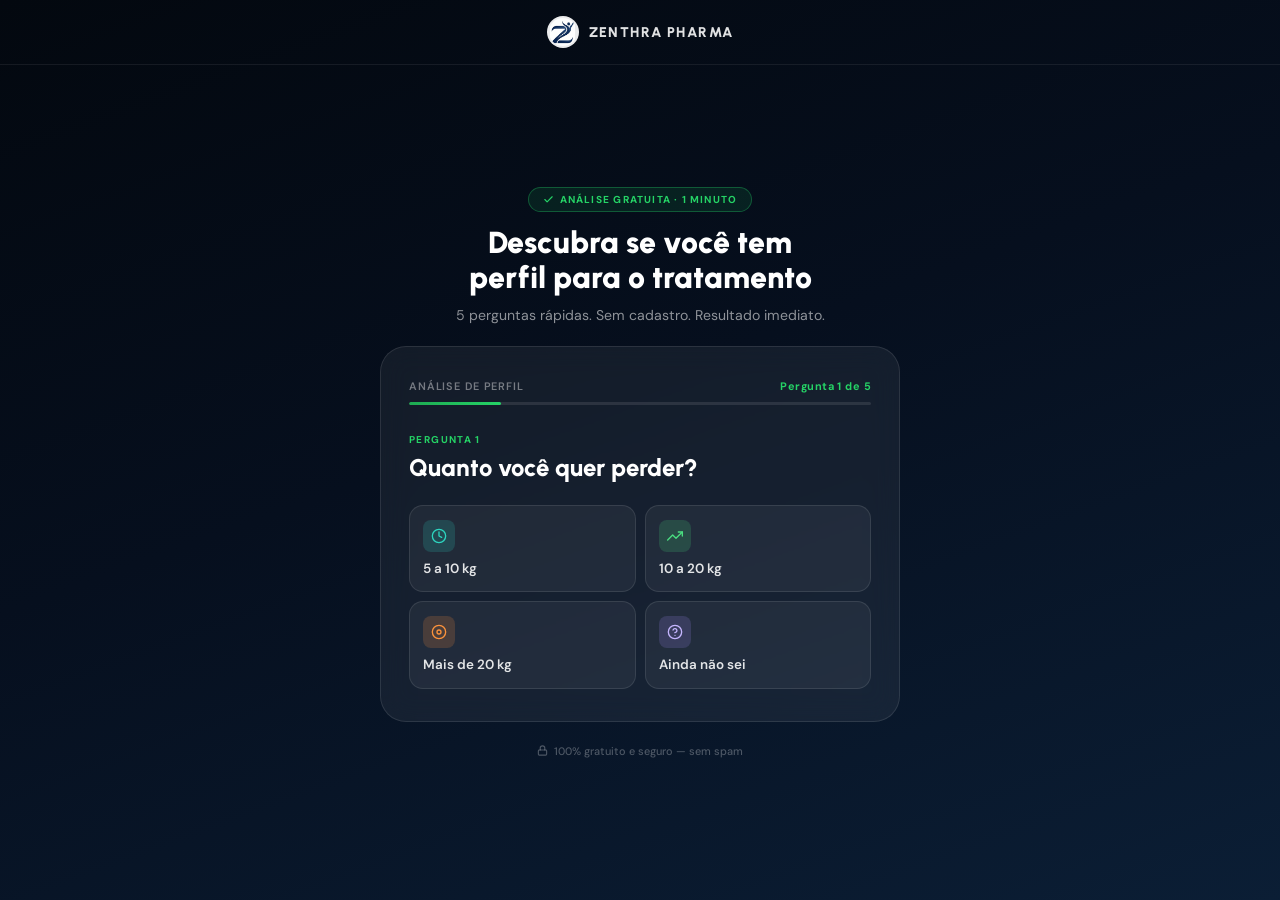
<file: index.html>
<!DOCTYPE html>
<html lang="pt-BR">
<head>
  <meta charset="UTF-8">
  <meta name="viewport" content="width=device-width, initial-scale=1.0">
  <meta name="description" content="Análise de perfil gratuita. Descubra em menos de 1 minuto se a Tirzepatida pode te ajudar.">
  <title>Zenthra — Análise de Perfil Gratuita</title>

  <!-- Meta Pixel Code -->
  <script>
  !function(f,b,e,v,n,t,s)
  {if(f.fbq)return;n=f.fbq=function(){n.callMethod?
  n.callMethod.apply(n,arguments):n.queue.push(arguments)};
  if(!f._fbq)f._fbq=n;n.push=n;n.loaded=!0;n.version='2.0';
  n.queue=[];t=b.createElement(e);t.async=!0;
  t.src=v;s=b.getElementsByTagName(e)[0];
  s.parentNode.insertBefore(t,s)}(window, document,'script',
  'https://connect.facebook.net/en_US/fbevents.js');
  fbq('init', '1524274026097058');
  fbq('track', 'PageView');
  </script>
  <noscript><img height="1" width="1" style="display:none"
  src="https://www.facebook.com/tr?id=1524274026097058&ev=PageView&noscript=1"
  /></noscript>
  <!-- End Meta Pixel Code -->

  <link rel="preconnect" href="https://fonts.googleapis.com">
  <link rel="preconnect" href="https://fonts.gstatic.com" crossorigin>
  <link href="https://fonts.googleapis.com/css2?family=Urbanist:wght@700;800;900&family=DM+Sans:opsz,wght@9..40,400;9..40,500;9..40,600;9..40,700&display=swap" rel="stylesheet">

  <style>
    *, *::before, *::after { box-sizing: border-box; margin: 0; padding: 0; }

    :root {
      --c-primary:  #0B6B7A;
      --c-secondary:#093A4A;
      --c-wpp:      #25D366;
      --c-wpp-dark: #1eaa52;
      --c-white:    #FFFFFF;
      --font-d:     'Urbanist', sans-serif;
      --font:       'DM Sans', sans-serif;
    }

    html { font-size: 16px; -webkit-text-size-adjust: 100%; scroll-behavior: smooth; }

    body {
      font-family: var(--font);
      min-height: 100svh;
      display: flex;
      flex-direction: column;
      background: linear-gradient(160deg, #03080f 0%, #060f1e 45%, #0b1e35 100%);
      color: var(--c-white);
      -webkit-font-smoothing: antialiased;
      overflow-x: hidden;
    }

    /* ─── HEADER ─────────────────────────────── */
    .qheader {
      padding: 16px 24px;
      display: flex;
      align-items: center;
      justify-content: center;
      gap: 10px;
      border-bottom: 1px solid rgba(255,255,255,0.07);
      flex-shrink: 0;
    }

    .qheader img {
      width: 32px; height: 32px;
      border-radius: 50%;
      background: rgba(255,255,255,0.92);
      padding: 2px;
      object-fit: contain;
    }

    .qheader__name {
      font-family: var(--font-d);
      font-size: 0.88rem;
      font-weight: 800;
      letter-spacing: 0.1em;
      text-transform: uppercase;
      color: rgba(255,255,255,0.88);
    }

    /* ─── MAIN ───────────────────────────────── */
    .qmain {
      flex: 1;
      display: flex;
      flex-direction: column;
      align-items: center;
      justify-content: center;
      padding: 28px 20px 48px;
    }

    /* ─── INTRO ──────────────────────────────── */
    .qintro {
      text-align: center;
      margin-bottom: 20px;
    }

    .qintro__badge {
      display: inline-flex;
      align-items: center;
      gap: 6px;
      background: rgba(37,211,102,0.1);
      border: 1px solid rgba(37,211,102,0.32);
      border-radius: 99px;
      padding: 5px 14px;
      font-size: 0.63rem;
      font-weight: 700;
      letter-spacing: 0.12em;
      text-transform: uppercase;
      color: var(--c-wpp);
      margin-bottom: 14px;
    }

    .qintro h1 {
      font-family: var(--font-d);
      font-size: clamp(1.4rem, 5vw, 1.9rem);
      font-weight: 900;
      line-height: 1.14;
      color: var(--c-white);
      margin-bottom: 8px;
    }

    .qintro p {
      font-size: 0.88rem;
      color: rgba(255,255,255,0.55);
      line-height: 1.6;
    }

    /* ─── CARD ───────────────────────────────── */
    .qcard {
      width: 100%;
      max-width: 520px;
      background: rgba(255,255,255,0.06);
      border: 1px solid rgba(255,255,255,0.1);
      backdrop-filter: blur(14px);
      -webkit-backdrop-filter: blur(14px);
      border-radius: 26px;
      padding: 32px 28px;
      overflow: hidden;
    }

    /* ─── PROGRESS ───────────────────────────── */
    .qprogress { margin-bottom: 28px; }

    .qprogress__meta {
      display: flex;
      align-items: center;
      justify-content: space-between;
      margin-bottom: 9px;
    }

    .qprogress__label {
      font-size: 0.68rem;
      font-weight: 600;
      color: rgba(255,255,255,0.42);
      letter-spacing: 0.08em;
      text-transform: uppercase;
    }

    .qprogress__step {
      font-size: 0.68rem;
      font-weight: 700;
      color: var(--c-wpp);
      letter-spacing: 0.04em;
    }

    .qprogress__bar {
      height: 3px;
      background: rgba(255,255,255,0.1);
      border-radius: 99px;
      overflow: hidden;
    }

    .qprogress__fill {
      height: 100%;
      background: linear-gradient(90deg, var(--c-wpp-dark), var(--c-wpp));
      border-radius: 99px;
      width: 20%;
      transition: width 0.55s cubic-bezier(.22,1,.36,1);
    }

    /* ─── SLIDE ──────────────────────────────── */
    .slides { position: relative; }

    .slide { display: none; }

    .slide.active {
      display: block;
      animation: slideIn 0.36s cubic-bezier(.22,1,.36,1);
    }

    @keyframes slideIn {
      from { opacity: 0; transform: translateX(28px); }
      to   { opacity: 1; transform: translateX(0); }
    }

    /* ─── QUESTION ───────────────────────────── */
    .q__tag {
      display: block;
      font-size: 0.62rem;
      font-weight: 700;
      letter-spacing: 0.14em;
      text-transform: uppercase;
      color: var(--c-wpp);
      margin-bottom: 8px;
    }

    .q__text {
      font-family: var(--font-d);
      font-size: clamp(1.15rem, 3.5vw, 1.5rem);
      font-weight: 800;
      line-height: 1.2;
      color: var(--c-white);
      margin-bottom: 22px;
    }

    /* ─── OPTIONS ────────────────────────────── */
    .options {
      display: grid;
      grid-template-columns: 1fr 1fr;
      gap: 9px;
    }

    .opt {
      display: flex;
      flex-direction: column;
      align-items: flex-start;
      gap: 8px;
      background: rgba(255,255,255,0.05);
      border: 1.5px solid rgba(255,255,255,0.1);
      border-radius: 14px;
      padding: 14px 13px;
      cursor: pointer;
      text-align: left;
      transition: border-color 0.18s, background 0.18s, transform 0.15s;
      -webkit-tap-highlight-color: transparent;
      font-family: var(--font);
    }

    .opt:hover {
      background: rgba(255,255,255,0.09);
      border-color: rgba(37,211,102,0.38);
      transform: translateY(-1px);
    }

    .opt.selected {
      background: rgba(37,211,102,0.14);
      border-color: var(--c-wpp);
    }

    .opt__icon {
      width: 32px; height: 32px;
      background: rgba(255,255,255,0.08);
      border-radius: 8px;
      display: flex;
      align-items: center;
      justify-content: center;
      color: rgba(255,255,255,0.75);
      flex-shrink: 0;
    }

    .opt.selected .opt__icon {
      background: rgba(37,211,102,0.18);
      color: var(--c-wpp);
    }

    /* Cores por posição — aplica em todas as perguntas */
    .opt:nth-child(1) .opt__icon { background: rgba(45,212,191,0.18); color: #2dd4bf; }
    .opt:nth-child(2) .opt__icon { background: rgba(74,222,128,0.18); color: #4ade80; }
    .opt:nth-child(3) .opt__icon { background: rgba(251,146,60,0.18); color: #fb923c; }
    .opt:nth-child(4) .opt__icon { background: rgba(167,139,250,0.18); color: #c4b5fd; }

    .opt.selected:nth-child(1) .opt__icon { background: rgba(45,212,191,0.28); color: #5eead4; }
    .opt.selected:nth-child(2) .opt__icon { background: rgba(74,222,128,0.28); color: #86efac; }
    .opt.selected:nth-child(3) .opt__icon { background: rgba(251,146,60,0.28); color: #fdba74; }
    .opt.selected:nth-child(4) .opt__icon { background: rgba(167,139,250,0.28); color: #ddd6fe; }

    .opt__label {
      font-size: 0.84rem;
      font-weight: 600;
      color: rgba(255,255,255,0.88);
      line-height: 1.3;
    }

    /* ─── LOADING ────────────────────────────── */
    .loading-wrap {
      text-align: center;
      padding: 24px 0 8px;
    }

    .lring {
      width: 68px; height: 68px;
      margin: 0 auto 18px;
    }

    .lring circle {
      fill: none;
      stroke-width: 4.5;
      stroke-linecap: round;
    }

    .lring .track { stroke: rgba(255,255,255,0.09); }

    .lring .arc {
      stroke: var(--c-wpp);
      stroke-dasharray: 188;
      stroke-dashoffset: 188;
      transform-origin: center;
      transform: rotate(-90deg);
      animation: arcFill 2.3s ease forwards;
    }

    @keyframes arcFill {
      to { stroke-dashoffset: 22; }
    }

    .loading-title {
      font-family: var(--font-d);
      font-size: 1.15rem;
      font-weight: 800;
      color: var(--c-white);
      margin-bottom: 6px;
    }

    .loading-sub {
      font-size: 0.82rem;
      color: rgba(255,255,255,0.45);
    }

    .dots span {
      animation: blink 1.3s ease-in-out infinite;
    }
    .dots span:nth-child(2) { animation-delay: 0.18s; }
    .dots span:nth-child(3) { animation-delay: 0.36s; }

    @keyframes blink {
      0%, 80%, 100% { opacity: 0.2; }
      40%            { opacity: 1; }
    }

    /* ─── RESULT ─────────────────────────────── */
    .result-wrap { text-align: center; }

    .result-icon {
      width: 60px; height: 60px;
      background: rgba(37,211,102,0.12);
      border: 2px solid rgba(37,211,102,0.45);
      border-radius: 50%;
      display: flex;
      align-items: center;
      justify-content: center;
      margin: 0 auto 16px;
      animation: popIn 0.5s cubic-bezier(.22,1,.36,1);
    }

    @keyframes popIn {
      from { opacity: 0; transform: scale(0.5); }
      to   { opacity: 1; transform: scale(1); }
    }

    .result-badge {
      display: inline-flex;
      align-items: center;
      gap: 6px;
      background: rgba(37,211,102,0.1);
      border: 1px solid rgba(37,211,102,0.32);
      border-radius: 99px;
      padding: 5px 14px;
      font-size: 0.62rem;
      font-weight: 700;
      letter-spacing: 0.12em;
      text-transform: uppercase;
      color: var(--c-wpp);
      margin-bottom: 14px;
    }

    .result-title {
      font-family: var(--font-d);
      font-size: clamp(1.3rem, 4vw, 1.75rem);
      font-weight: 900;
      line-height: 1.14;
      color: var(--c-white);
      margin-bottom: 10px;
    }

    .result-sub {
      font-size: 0.87rem;
      color: rgba(255,255,255,0.6);
      line-height: 1.65;
      margin-bottom: 20px;
      max-width: 380px;
      margin-left: auto;
      margin-right: auto;
    }

    .result-points {
      list-style: none;
      background: rgba(255,255,255,0.05);
      border: 1px solid rgba(255,255,255,0.09);
      border-radius: 14px;
      padding: 14px 16px;
      margin-bottom: 22px;
      text-align: left;
    }

    .result-points li {
      display: flex;
      align-items: center;
      gap: 10px;
      font-size: 0.84rem;
      font-weight: 500;
      color: rgba(255,255,255,0.82);
      padding: 5px 0;
    }

    .result-points li + li { border-top: 1px solid rgba(255,255,255,0.07); }

    .result-points .ck { color: var(--c-wpp); flex-shrink: 0; }

    /* ─── BUTTON ─────────────────────────────── */
    .btn-go {
      display: flex;
      align-items: center;
      justify-content: center;
      gap: 9px;
      width: 100%;
      padding: 17px 24px;
      border-radius: 99px;
      background: var(--c-wpp);
      color: var(--c-white);
      font-family: var(--font);
      font-size: 0.9rem;
      font-weight: 800;
      letter-spacing: 0.04em;
      text-transform: uppercase;
      text-decoration: none;
      cursor: pointer;
      border: none;
      box-shadow: 0 6px 28px rgba(37,211,102,0.45);
      animation: pulseBtn 2.8s ease-in-out infinite;
      transition: background 0.2s, transform 0.2s;
    }

    .btn-go:hover {
      background: var(--c-wpp-dark);
      transform: translateY(-2px);
    }

    @keyframes pulseBtn {
      0%, 100% { box-shadow: 0 6px 28px rgba(37,211,102,0.45); }
      50%       { box-shadow: 0 6px 36px rgba(37,211,102,0.65), 0 0 0 10px rgba(37,211,102,0.1); }
    }

    .btn-go__sub {
      display: block;
      text-align: center;
      font-size: 0.68rem;
      color: rgba(255,255,255,0.38);
      font-weight: 500;
      margin-top: 9px;
    }

    /* ─── FOOT NOTE ──────────────────────────── */
    .qfoot {
      display: flex;
      align-items: center;
      justify-content: center;
      gap: 6px;
      margin-top: 22px;
      font-size: 0.68rem;
      color: rgba(255,255,255,0.28);
      font-weight: 500;
    }

    /* ─── RESPONSIVE ─────────────────────────── */
    @media (max-width: 420px) {
      .qcard { padding: 24px 18px; border-radius: 20px; }
      .options { grid-template-columns: 1fr; }
    }
  </style>
</head>
<body>

  <!-- HEADER -->
  <header class="qheader">
    <img src="logozenthra.PNG" alt="">
    <span class="qheader__name">Zenthra Pharma</span>
  </header>

  <!-- MAIN -->
  <main class="qmain">

    <!-- INTRO (acima do card) -->
    <div class="qintro">
      <div class="qintro__badge">
        <svg width="11" height="11" viewBox="0 0 24 24" fill="none" stroke="currentColor" stroke-width="2.5" stroke-linecap="round" stroke-linejoin="round" aria-hidden="true"><polyline points="20 6 9 17 4 12"/></svg>
        ANÁLISE GRATUITA · 1 MINUTO
      </div>
      <h1>Descubra se você tem<br>perfil para o tratamento</h1>
      <p>5 perguntas rápidas. Sem cadastro. Resultado imediato.</p>
    </div>

    <!-- CARD DO QUIZ -->
    <div class="qcard">

      <!-- PROGRESS -->
      <div class="qprogress" id="progressWrap">
        <div class="qprogress__meta">
          <span class="qprogress__label">Análise de perfil</span>
          <span class="qprogress__step" id="stepLabel">Pergunta 1 de 5</span>
        </div>
        <div class="qprogress__bar">
          <div class="qprogress__fill" id="progressFill"></div>
        </div>
      </div>

      <!-- SLIDES -->
      <div class="slides">

        <!-- Q1 -->
        <div class="slide active" id="q0">
          <span class="q__tag">Pergunta 1</span>
          <p class="q__text">Quanto você quer perder?</p>
          <div class="options">
            <button class="opt" onclick="pickOpt(0,0)">
              <div class="opt__icon">
                <svg width="16" height="16" viewBox="0 0 24 24" fill="none" stroke="currentColor" stroke-width="2" stroke-linecap="round" stroke-linejoin="round"><circle cx="12" cy="12" r="10"/><polyline points="12 6 12 12 16 14"/></svg>
              </div>
              <span class="opt__label">5 a 10 kg</span>
            </button>
            <button class="opt" onclick="pickOpt(0,1)">
              <div class="opt__icon">
                <svg width="16" height="16" viewBox="0 0 24 24" fill="none" stroke="currentColor" stroke-width="2" stroke-linecap="round" stroke-linejoin="round"><polyline points="23 6 13.5 15.5 8.5 10.5 1 18"/><polyline points="17 6 23 6 23 12"/></svg>
              </div>
              <span class="opt__label">10 a 20 kg</span>
            </button>
            <button class="opt" onclick="pickOpt(0,2)">
              <div class="opt__icon">
                <svg width="16" height="16" viewBox="0 0 24 24" fill="none" stroke="currentColor" stroke-width="2" stroke-linecap="round" stroke-linejoin="round"><circle cx="12" cy="12" r="10"/><circle cx="12" cy="12" r="3"/></svg>
              </div>
              <span class="opt__label">Mais de 20 kg</span>
            </button>
            <button class="opt" onclick="pickOpt(0,3)">
              <div class="opt__icon">
                <svg width="16" height="16" viewBox="0 0 24 24" fill="none" stroke="currentColor" stroke-width="2" stroke-linecap="round" stroke-linejoin="round"><circle cx="12" cy="12" r="10"/><path d="M9.09 9a3 3 0 0 1 5.83 1c0 2-3 3-3 3"/><line x1="12" y1="17" x2="12.01" y2="17"/></svg>
              </div>
              <span class="opt__label">Ainda não sei</span>
            </button>
          </div>
        </div>

        <!-- Q2 -->
        <div class="slide" id="q1">
          <span class="q__tag">Pergunta 2</span>
          <p class="q__text">Há quanto tempo tenta emagrecer?</p>
          <div class="options">
            <button class="opt" onclick="pickOpt(1,0)">
              <div class="opt__icon">
                <svg width="16" height="16" viewBox="0 0 24 24" fill="none" stroke="currentColor" stroke-width="2" stroke-linecap="round" stroke-linejoin="round"><rect x="3" y="4" width="18" height="18" rx="2" ry="2"/><line x1="16" y1="2" x2="16" y2="6"/><line x1="8" y1="2" x2="8" y2="6"/><line x1="3" y1="10" x2="21" y2="10"/></svg>
              </div>
              <span class="opt__label">Menos de 1 ano</span>
            </button>
            <button class="opt" onclick="pickOpt(1,1)">
              <div class="opt__icon">
                <svg width="16" height="16" viewBox="0 0 24 24" fill="none" stroke="currentColor" stroke-width="2" stroke-linecap="round" stroke-linejoin="round"><circle cx="12" cy="12" r="10"/><polyline points="12 6 12 12 16 14"/></svg>
              </div>
              <span class="opt__label">1 a 3 anos</span>
            </button>
            <button class="opt" onclick="pickOpt(1,2)">
              <div class="opt__icon">
                <svg width="16" height="16" viewBox="0 0 24 24" fill="none" stroke="currentColor" stroke-width="2" stroke-linecap="round" stroke-linejoin="round"><polyline points="17 1 21 5 17 9"/><path d="M3 11V9a4 4 0 0 1 4-4h14"/><polyline points="7 23 3 19 7 15"/><path d="M21 13v2a4 4 0 0 1-4 4H3"/></svg>
              </div>
              <span class="opt__label">Mais de 3 anos</span>
            </button>
            <button class="opt" onclick="pickOpt(1,3)">
              <div class="opt__icon">
                <svg width="16" height="16" viewBox="0 0 24 24" fill="none" stroke="currentColor" stroke-width="2" stroke-linecap="round" stroke-linejoin="round"><path d="M20 21v-2a4 4 0 0 0-4-4H8a4 4 0 0 0-4 4v2"/><circle cx="12" cy="7" r="4"/></svg>
              </div>
              <span class="opt__label">A vida toda</span>
            </button>
          </div>
        </div>

        <!-- Q3 -->
        <div class="slide" id="q2">
          <span class="q__tag">Pergunta 3</span>
          <p class="q__text">Já tentou algum método para emagrecer?</p>
          <div class="options">
            <button class="opt" onclick="pickOpt(2,0)">
              <div class="opt__icon">
                <svg width="16" height="16" viewBox="0 0 24 24" fill="none" stroke="currentColor" stroke-width="2" stroke-linecap="round" stroke-linejoin="round"><circle cx="12" cy="12" r="10"/><line x1="8" y1="12" x2="16" y2="12"/></svg>
              </div>
              <span class="opt__label">Nunca tentei</span>
            </button>
            <button class="opt" onclick="pickOpt(2,1)">
              <div class="opt__icon">
                <svg width="16" height="16" viewBox="0 0 24 24" fill="none" stroke="currentColor" stroke-width="2" stroke-linecap="round" stroke-linejoin="round"><polyline points="22 12 18 12 15 21 9 3 6 12 2 12"/></svg>
              </div>
              <span class="opt__label">Dietas e exercícios</span>
            </button>
            <button class="opt" onclick="pickOpt(2,2)">
              <div class="opt__icon">
                <svg width="16" height="16" viewBox="0 0 24 24" fill="none" stroke="currentColor" stroke-width="2" stroke-linecap="round" stroke-linejoin="round"><path d="M9 3H5a2 2 0 0 0-2 2v4m6-6h10a2 2 0 0 1 2 2v4M9 3v18m0 0h10a2 2 0 0 0 2-2v-4M9 21H5a2 2 0 0 1-2-2v-4m0 0h18"/></svg>
              </div>
              <span class="opt__label">Remédios ou suplementos</span>
            </button>
            <button class="opt" onclick="pickOpt(2,3)">
              <div class="opt__icon">
                <svg width="16" height="16" viewBox="0 0 24 24" fill="none" stroke="currentColor" stroke-width="2" stroke-linecap="round" stroke-linejoin="round"><polygon points="12 2 15.09 8.26 22 9.27 17 14.14 18.18 21.02 12 17.77 5.82 21.02 7 14.14 2 9.27 8.91 8.26 12 2"/></svg>
              </div>
              <span class="opt__label">Vários métodos sem sucesso</span>
            </button>
          </div>
        </div>

        <!-- Q4 -->
        <div class="slide" id="q3">
          <span class="q__tag">Pergunta 4</span>
          <p class="q__text">Qual é seu maior obstáculo?</p>
          <div class="options">
            <button class="opt" onclick="pickOpt(3,0)">
              <div class="opt__icon">
                <svg width="16" height="16" viewBox="0 0 24 24" fill="none" stroke="currentColor" stroke-width="2" stroke-linecap="round" stroke-linejoin="round"><path d="M18 8h1a4 4 0 0 1 0 8h-1"/><path d="M2 8h16v9a4 4 0 0 1-4 4H6a4 4 0 0 1-4-4V8z"/><line x1="6" y1="1" x2="6" y2="4"/><line x1="10" y1="1" x2="10" y2="4"/><line x1="14" y1="1" x2="14" y2="4"/></svg>
              </div>
              <span class="opt__label">Fome constante</span>
            </button>
            <button class="opt" onclick="pickOpt(3,1)">
              <div class="opt__icon">
                <svg width="16" height="16" viewBox="0 0 24 24" fill="none" stroke="currentColor" stroke-width="2" stroke-linecap="round" stroke-linejoin="round"><path d="M20.84 4.61a5.5 5.5 0 0 0-7.78 0L12 5.67l-1.06-1.06a5.5 5.5 0 0 0-7.78 7.78l1.06 1.06L12 21.23l7.78-7.78 1.06-1.06a5.5 5.5 0 0 0 0-7.78z"/></svg>
              </div>
              <span class="opt__label">Compulsão alimentar</span>
            </button>
            <button class="opt" onclick="pickOpt(3,2)">
              <div class="opt__icon">
                <svg width="16" height="16" viewBox="0 0 24 24" fill="none" stroke="currentColor" stroke-width="2" stroke-linecap="round" stroke-linejoin="round"><polygon points="13 2 3 14 12 14 11 22 21 10 12 10 13 2"/></svg>
              </div>
              <span class="opt__label">Metabolismo lento</span>
            </button>
            <button class="opt" onclick="pickOpt(3,3)">
              <div class="opt__icon">
                <svg width="16" height="16" viewBox="0 0 24 24" fill="none" stroke="currentColor" stroke-width="2" stroke-linecap="round" stroke-linejoin="round"><path d="M9.09 9a3 3 0 0 1 5.83 1c0 2-3 3-3 3"/><circle cx="12" cy="12" r="10"/><line x1="12" y1="17" x2="12.01" y2="17"/></svg>
              </div>
              <span class="opt__label">Ansiedade e estresse</span>
            </button>
          </div>
        </div>

        <!-- Q5 -->
        <div class="slide" id="q4">
          <span class="q__tag">Pergunta 5</span>
          <p class="q__text">Quando você quer começar o tratamento?</p>
          <div class="options">
            <button class="opt" onclick="pickOpt(4,0)">
              <div class="opt__icon">
                <svg width="16" height="16" viewBox="0 0 24 24" fill="none" stroke="currentColor" stroke-width="2" stroke-linecap="round" stroke-linejoin="round"><polygon points="13 2 3 14 12 14 11 22 21 10 12 10 13 2"/></svg>
              </div>
              <span class="opt__label">Quero começar agora</span>
            </button>
            <button class="opt" onclick="pickOpt(4,1)">
              <div class="opt__icon">
                <svg width="16" height="16" viewBox="0 0 24 24" fill="none" stroke="currentColor" stroke-width="2" stroke-linecap="round" stroke-linejoin="round"><rect x="3" y="4" width="18" height="18" rx="2" ry="2"/><line x1="16" y1="2" x2="16" y2="6"/><line x1="8" y1="2" x2="8" y2="6"/><line x1="3" y1="10" x2="21" y2="10"/></svg>
              </div>
              <span class="opt__label">Nos próximos dias</span>
            </button>
            <button class="opt" onclick="pickOpt(4,2)">
              <div class="opt__icon">
                <svg width="16" height="16" viewBox="0 0 24 24" fill="none" stroke="currentColor" stroke-width="2" stroke-linecap="round" stroke-linejoin="round"><circle cx="12" cy="12" r="10"/><polyline points="12 6 12 12 16 14"/></svg>
              </div>
              <span class="opt__label">Neste mês</span>
            </button>
            <button class="opt" onclick="pickOpt(4,3)">
              <div class="opt__icon">
                <svg width="16" height="16" viewBox="0 0 24 24" fill="none" stroke="currentColor" stroke-width="2" stroke-linecap="round" stroke-linejoin="round"><circle cx="11" cy="11" r="8"/><line x1="21" y1="21" x2="16.65" y2="16.65"/></svg>
              </div>
              <span class="opt__label">Ainda estou avaliando</span>
            </button>
          </div>
        </div>

        <!-- LOADING -->
        <div class="slide" id="loading">
          <div class="loading-wrap">
            <svg class="lring" viewBox="0 0 68 68">
              <circle class="track" cx="34" cy="34" r="28"/>
              <circle class="arc"   cx="34" cy="34" r="28"/>
            </svg>
            <p class="loading-title">Analisando seu perfil<span class="dots"><span>.</span><span>.</span><span>.</span></span></p>
            <p class="loading-sub">Verificando compatibilidade com o tratamento</p>
          </div>
        </div>

        <!-- RESULT -->
        <div class="slide" id="result">
          <div class="result-wrap">
            <div class="result-icon">
              <svg width="26" height="26" viewBox="0 0 24 24" fill="none" stroke="#25D366" stroke-width="2.5" stroke-linecap="round" stroke-linejoin="round" aria-hidden="true"><polyline points="20 6 9 17 4 12"/></svg>
            </div>
            <div class="result-badge">
              <svg width="10" height="10" viewBox="0 0 24 24" fill="none" stroke="currentColor" stroke-width="2.5" stroke-linecap="round" stroke-linejoin="round" aria-hidden="true"><polyline points="20 6 9 17 4 12"/></svg>
              PERFIL APROVADO
            </div>
            <h2 class="result-title">Você tem perfil para<br>o tratamento!</h2>
            <p class="result-sub" id="resultSub">Com base nas suas respostas, a Tirzepatida pode ser exatamente o que você precisa para emagrecer com mais leveza e menos esforço.</p>
            <ul class="result-points">
              <li>
                <svg class="ck" width="14" height="14" viewBox="0 0 24 24" fill="none" stroke="currentColor" stroke-width="2.5" stroke-linecap="round" stroke-linejoin="round" aria-hidden="true"><polyline points="20 6 9 17 4 12"/></svg>
                Reduz a fome em até 70%
              </li>
              <li>
                <svg class="ck" width="14" height="14" viewBox="0 0 24 24" fill="none" stroke="currentColor" stroke-width="2.5" stroke-linecap="round" stroke-linejoin="round" aria-hidden="true"><polyline points="20 6 9 17 4 12"/></svg>
                Elimina a compulsão alimentar
              </li>
              <li>
                <svg class="ck" width="14" height="14" viewBox="0 0 24 24" fill="none" stroke="currentColor" stroke-width="2.5" stroke-linecap="round" stroke-linejoin="round" aria-hidden="true"><polyline points="20 6 9 17 4 12"/></svg>
                Atendimento humano pelo WhatsApp
              </li>
            </ul>
            <a href="lp.html?ref=quiz" class="btn-go">
              <svg width="17" height="17" viewBox="0 0 24 24" fill="none" stroke="currentColor" stroke-width="2.5" stroke-linecap="round" stroke-linejoin="round" aria-hidden="true"><circle cx="12" cy="12" r="10"/><line x1="12" y1="8" x2="12" y2="12"/><line x1="12" y1="16" x2="12.01" y2="16"/></svg>
              VER COMO FUNCIONA O PRODUTO
            </a>
            <span class="btn-go__sub">Atendimento pelo WhatsApp em até 5 minutos</span>
          </div>
        </div>

      </div><!-- /.slides -->
    </div><!-- /.qcard -->

    <p class="qfoot">
      <svg width="11" height="11" viewBox="0 0 24 24" fill="none" stroke="currentColor" stroke-width="2.5" stroke-linecap="round" stroke-linejoin="round" aria-hidden="true"><rect x="3" y="11" width="18" height="11" rx="2" ry="2"/><path d="M7 11V7a5 5 0 0 1 10 0v4"/></svg>
      100% gratuito e seguro — sem spam
    </p>

  </main>

  <script>
    const answers = [];
    const totalQ = 5;

    const obstacleMessages = [
      'A fome constante tem origem hormonal. A Tirzepatida age direto nos receptores GLP-1 e GIP, reduzindo o apetite em até 70% nas primeiras semanas.',
      'A compulsão alimentar é regulada pelos mesmos hormônios que a Tirzepatida equilibra. Pacientes relatam queda brusca no desejo por comida já no início do tratamento.',
      'Metabolismo lento está ligado à resistência hormonal. A Tirzepatida reequilibra o metabolismo energético, facilitando a queima de gordura mesmo em repouso.',
      'A ansiedade eleva o cortisol e gera fome emocional. A Tirzepatida regula esse ciclo hormonal, reduzindo a vontade de comer por estresse.'
    ];

    function pickOpt(q, opt) {
      const btns = document.querySelectorAll('#q' + q + ' .opt');
      btns.forEach(b => b.classList.remove('selected'));
      btns[opt].classList.add('selected');
      answers[q] = opt;

      setTimeout(() => {
        if (q < totalQ - 1) {
          goTo(q + 1);
        } else {
          showLoading();
        }
      }, 380);
    }

    function goTo(idx) {
      document.querySelectorAll('.slide').forEach(s => s.classList.remove('active'));
      document.getElementById('q' + idx).classList.add('active');
      const pct = ((idx + 1) / totalQ) * 100;
      document.getElementById('progressFill').style.width = pct + '%';
      document.getElementById('stepLabel').textContent = 'Pergunta ' + (idx + 1) + ' de ' + totalQ;
    }

    function showLoading() {
      document.querySelectorAll('.slide').forEach(s => s.classList.remove('active'));
      document.getElementById('loading').classList.add('active');
      document.getElementById('progressWrap').style.visibility = 'hidden';
      setTimeout(showResult, 2500);
    }

    function showResult() {
      const obstacleIdx = answers[3] ?? 0;
      document.getElementById('resultSub').textContent = obstacleMessages[obstacleIdx];

      document.querySelectorAll('.slide').forEach(s => s.classList.remove('active'));
      document.getElementById('result').classList.add('active');
    }
  </script>

</body>
</html>
</file>
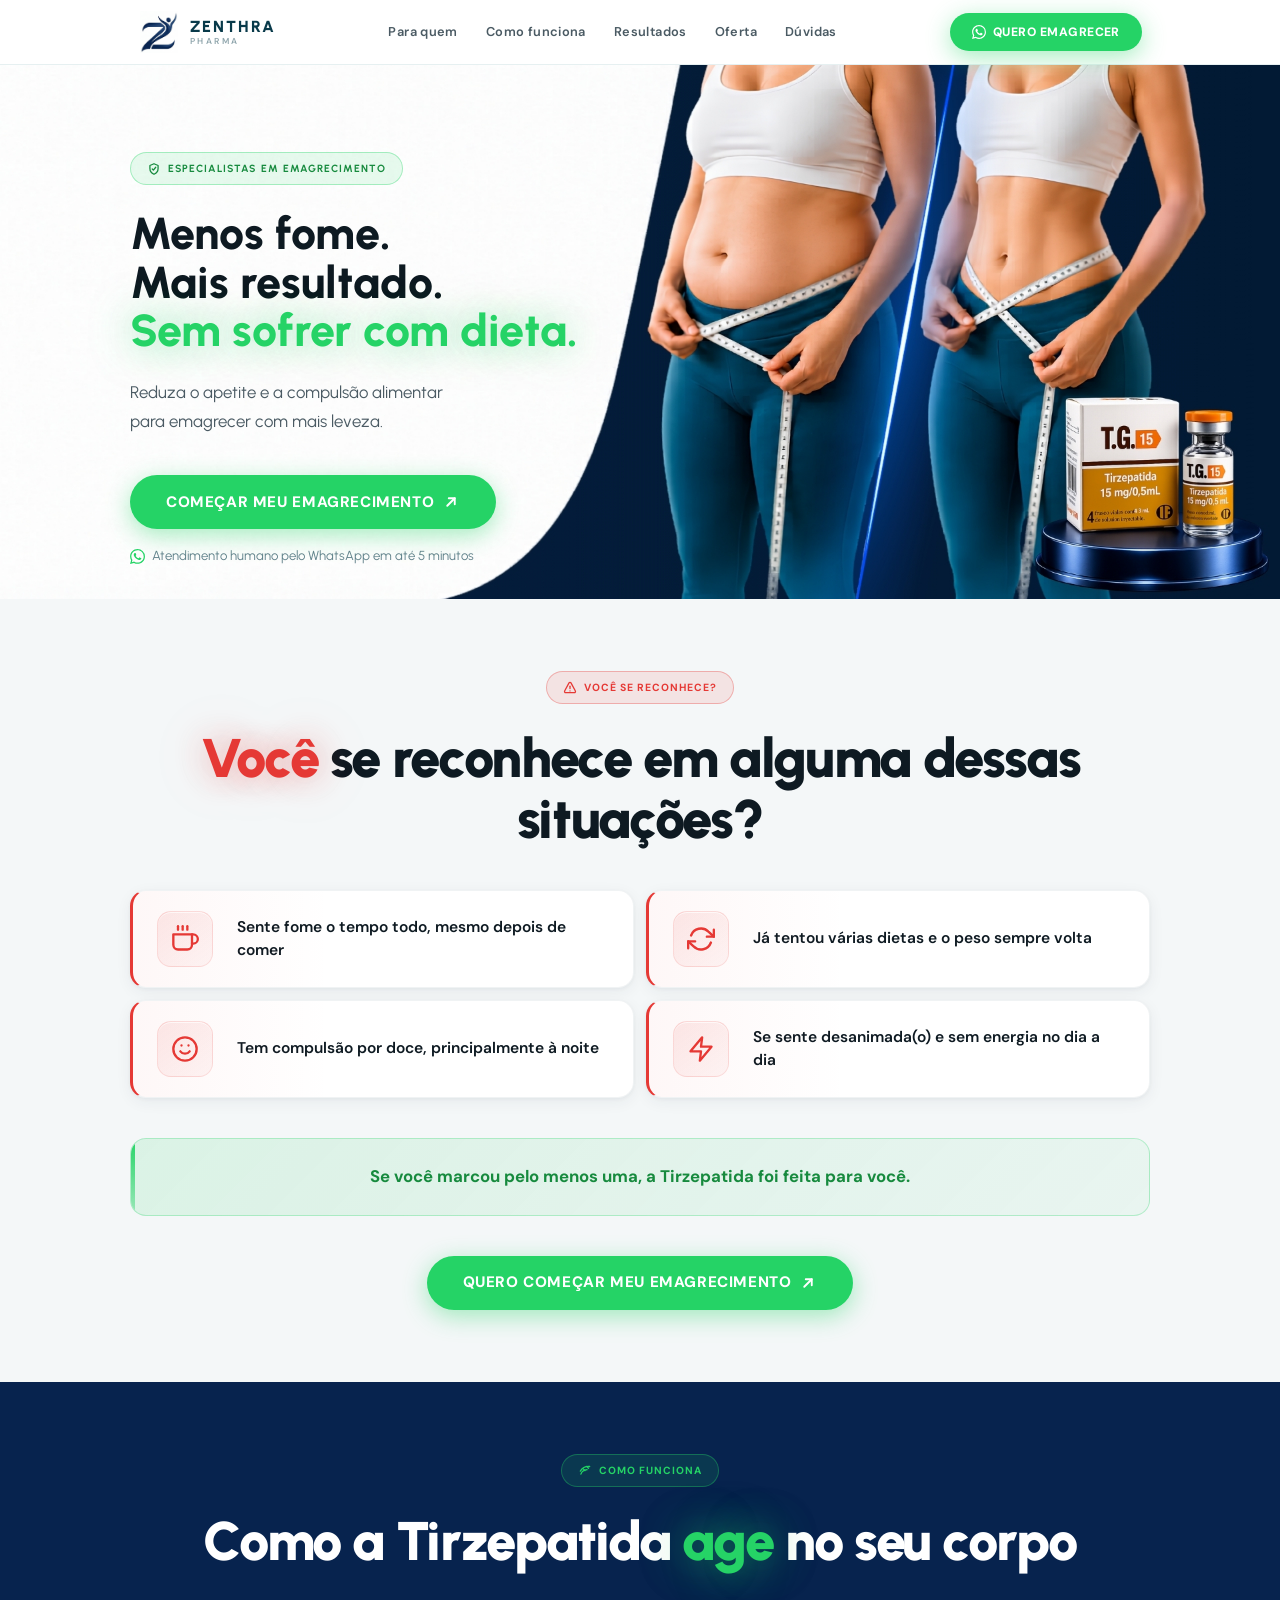
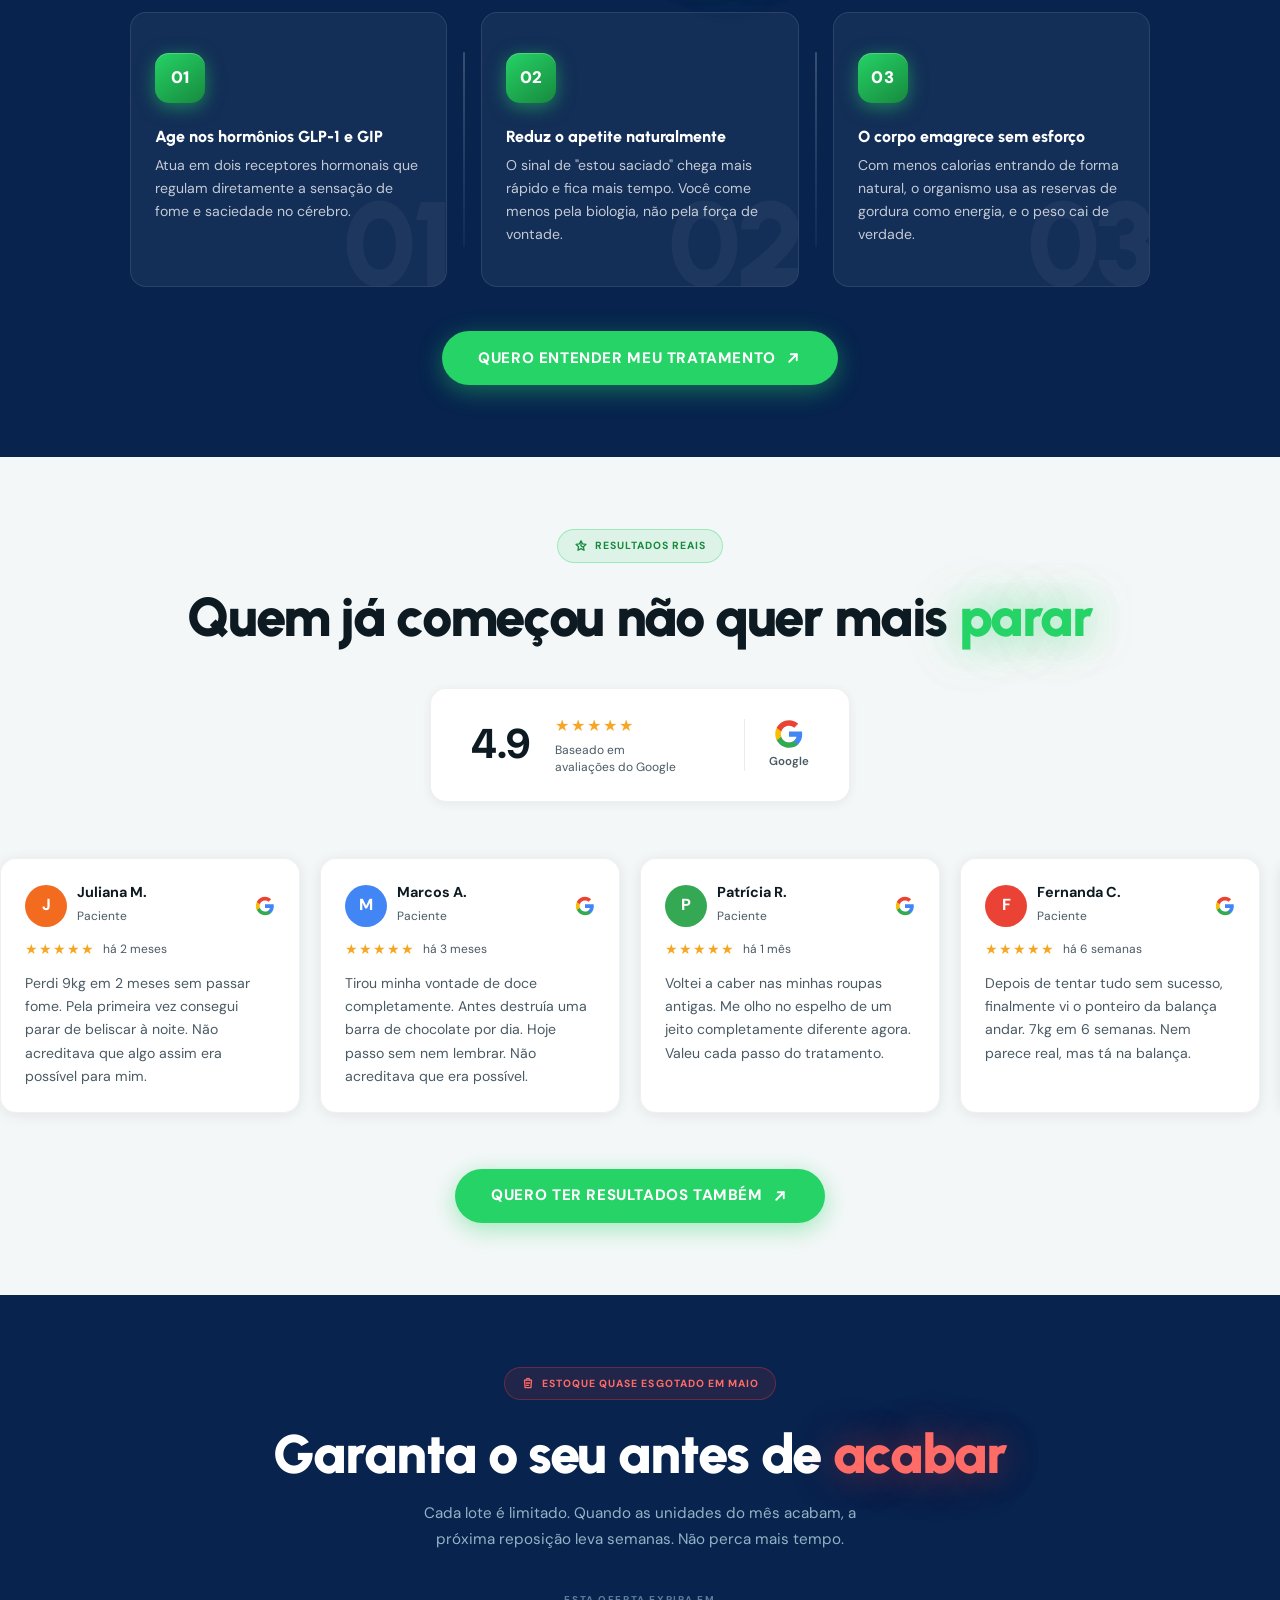
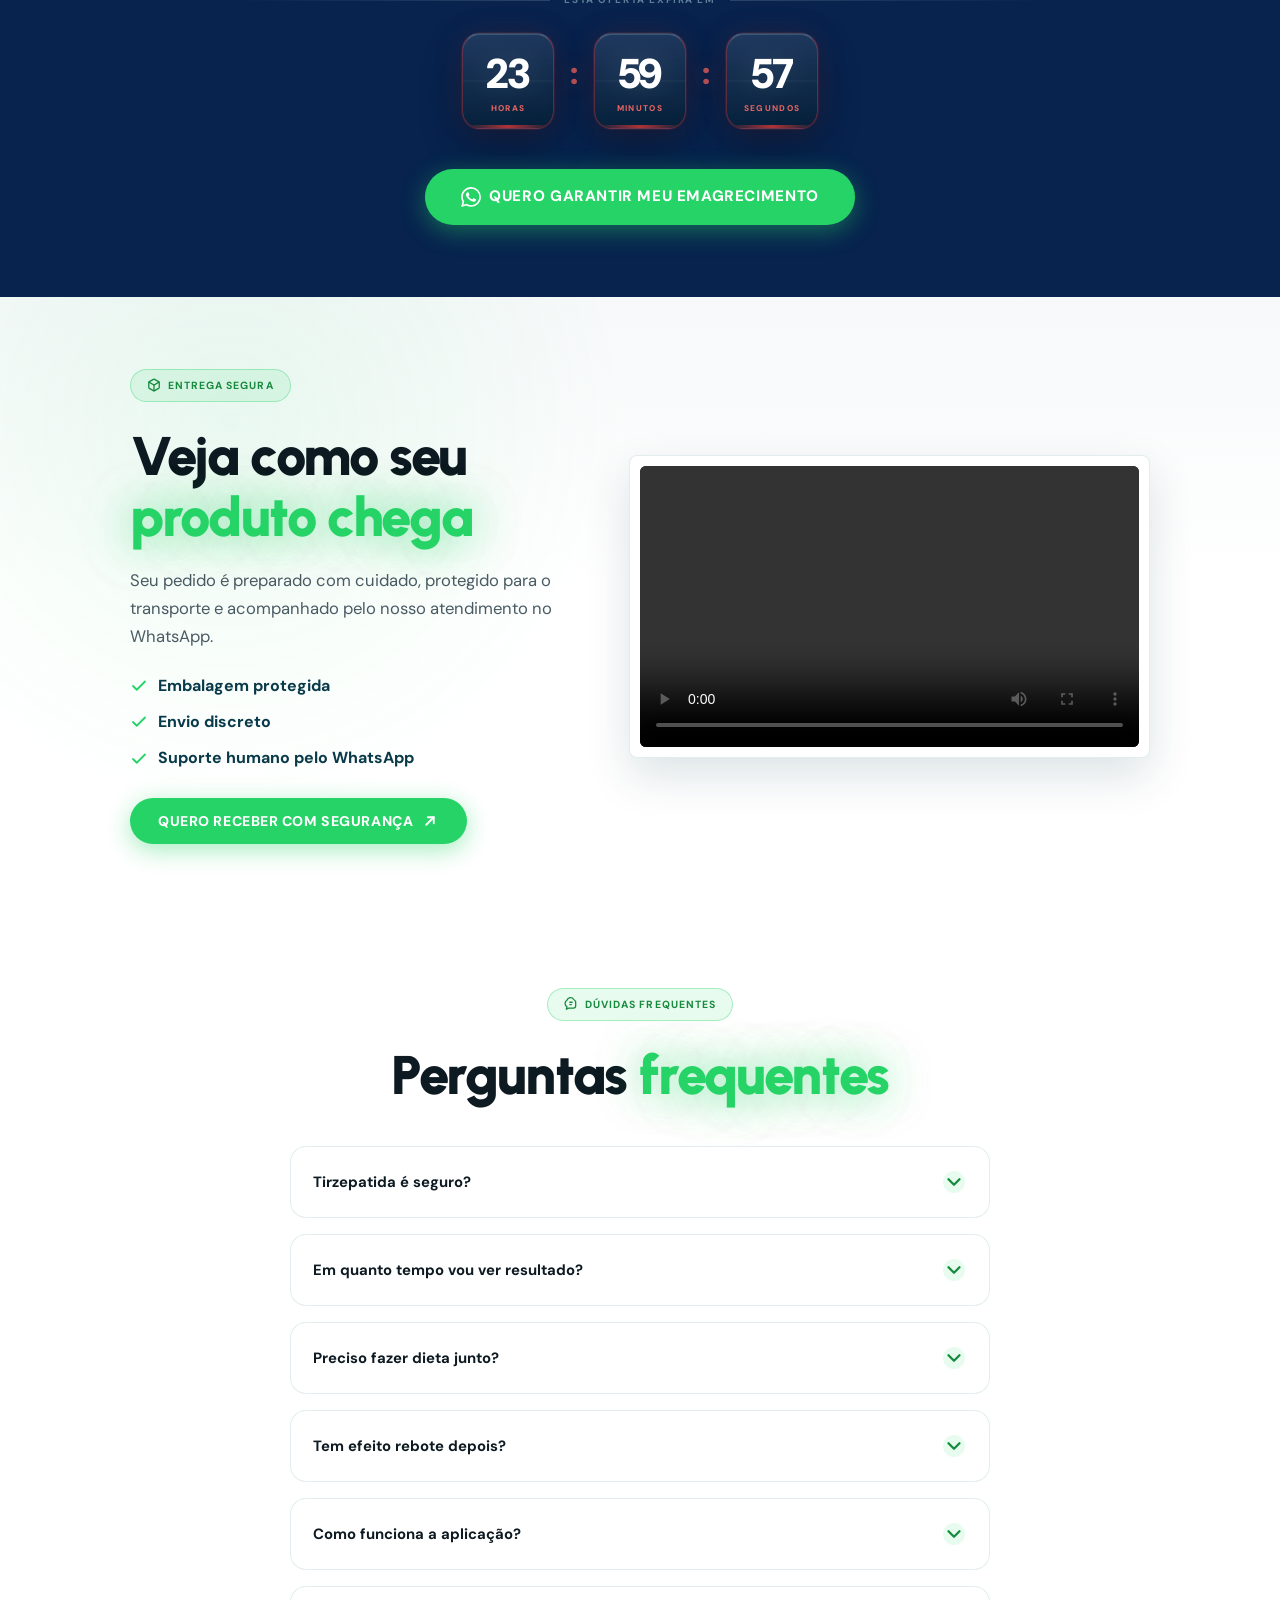
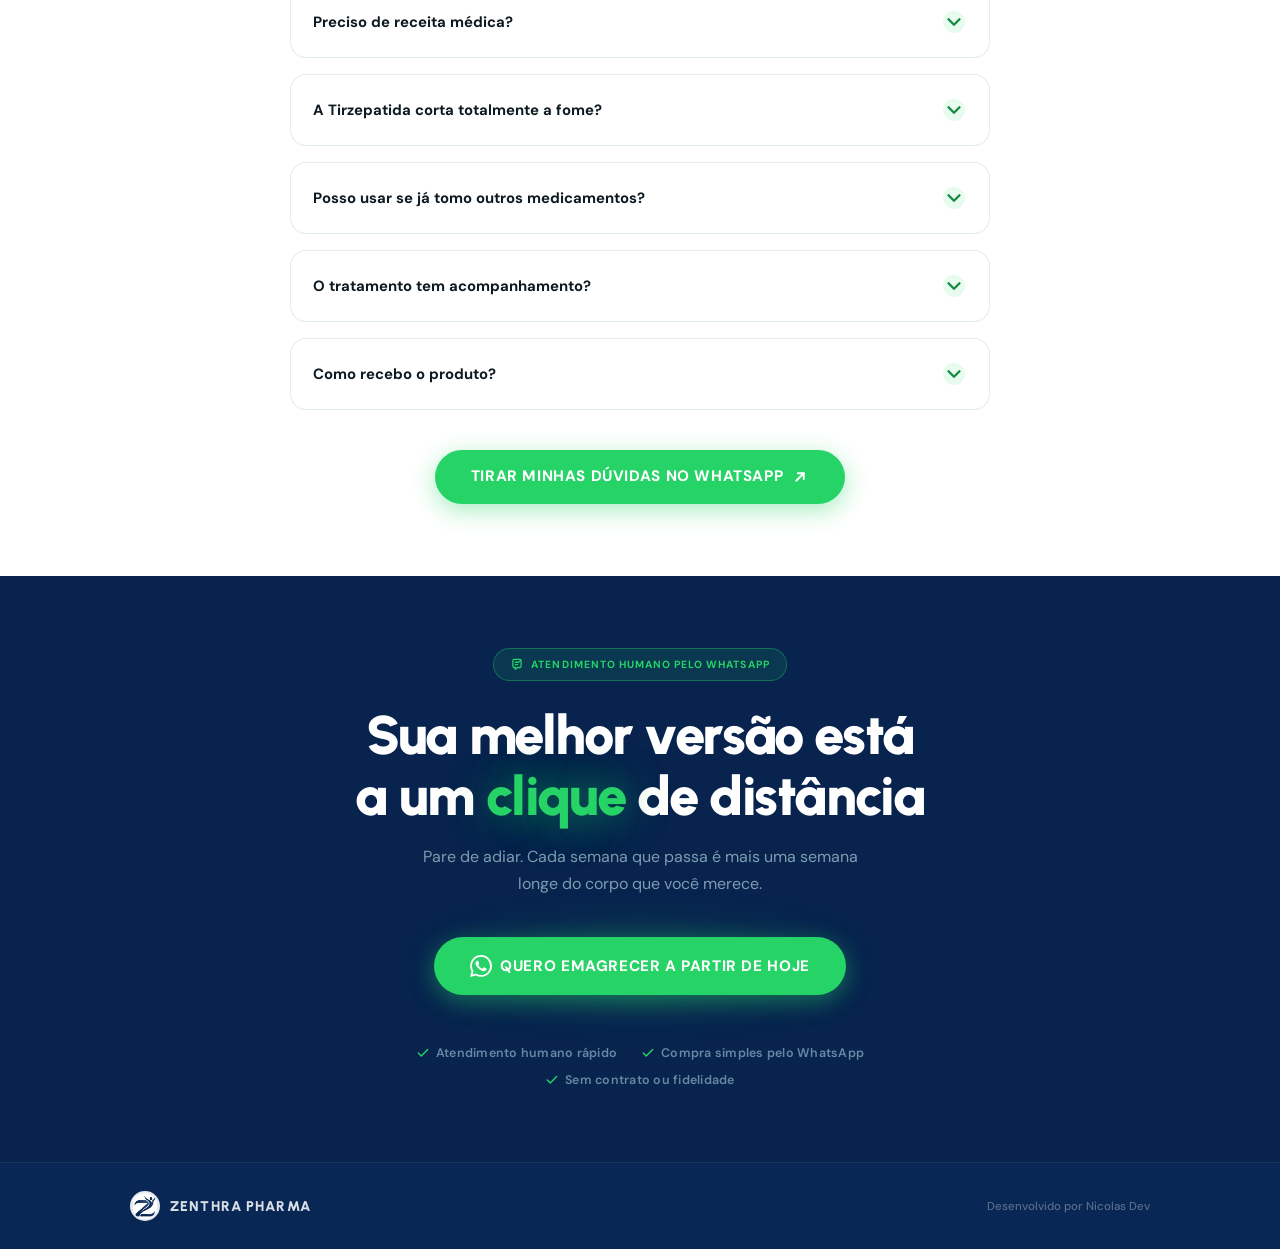
<file: lp.html>
﻿<!DOCTYPE html>
<html lang="pt-BR">
<head>
  <meta charset="UTF-8">
  <meta name="viewport" content="width=device-width, initial-scale=1.0">
  <meta name="description" content="Tirzepatida 15mg/0,5mL. Reduza a fome, elimine a compulsão e emagreça com leveza. Atendimento humano pelo WhatsApp em até 5 minutos.">
  <title>Tirzepatida | Emagreça sem passar fome | Atendimento Humano</title>

  <!-- Google tag (gtag.js) -->
  <script async src="https://www.googletagmanager.com/gtag/js?id=G-1FYY10GWYW"></script>
  <script>
    window.dataLayer = window.dataLayer || [];
    function gtag(){dataLayer.push(arguments);}
    gtag('js', new Date());

    gtag('config', 'G-1FYY10GWYW');
  </script>

  <!-- Open Graph -->
  <meta property="og:title" content="Tirzepatida | Emagreça sem passar fome | Atendimento Humano">
  <meta property="og:description" content="Tirzepatida age direto no cérebro reduzindo o apetite e a compulsão alimentar. Atendimento humano pelo WhatsApp em até 5 minutos.">
  <meta property="og:type" content="website">
  <meta property="og:image" content="og-image.jpg">
  <meta property="og:locale" content="pt_BR">
  <meta name="twitter:card" content="summary_large_image">
  <meta name="twitter:title" content="Tirzepatida | Emagreça sem passar fome | Atendimento Humano">
  <meta name="twitter:description" content="Tirzepatida age direto no cérebro reduzindo o apetite e a compulsão alimentar.">

  <!-- Meta Pixel Code -->
  <script>
  !function(f,b,e,v,n,t,s)
  {if(f.fbq)return;n=f.fbq=function(){n.callMethod?
  n.callMethod.apply(n,arguments):n.queue.push(arguments)};
  if(!f._fbq)f._fbq=n;n.push=n;n.loaded=!0;n.version='2.0';
  n.queue=[];t=b.createElement(e);t.async=!0;
  t.src=v;s=b.getElementsByTagName(e)[0];
  s.parentNode.insertBefore(t,s)}(window, document,'script',
  'https://connect.facebook.net/en_US/fbevents.js');
  fbq('init', '1524274026097058');
  fbq('track', 'PageView');
  </script>
  <noscript><img height="1" width="1" style="display:none"
  src="https://www.facebook.com/tr?id=1524274026097058&ev=PageView&noscript=1"
  /></noscript>
  <!-- End Meta Pixel Code -->

  <link rel="icon" type="image/png" href="logozenthra.PNG">
  <link rel="preconnect" href="https://fonts.googleapis.com">
  <link rel="preconnect" href="https://fonts.gstatic.com" crossorigin>
  <link href="https://fonts.googleapis.com/css2?family=Urbanist:wght@700;800;900&family=DM+Sans:ital,opsz,wght@0,9..40,400;0,9..40,500;0,9..40,600;0,9..40,700;1,9..40,400&display=swap" rel="stylesheet">
  <link rel="stylesheet" href="style.css">
</head>
<body>

  <header class="site-header" aria-label="Cabeçalho principal">
    <div class="container">
      <div class="site-header__inner">
        <a href="#hero" class="site-header__brand" aria-label="Ir para o início">
          <img class="site-header__logo" src="logozenthra.PNG" alt="" aria-hidden="true">
          <div class="site-header__brand-text">
            <span class="site-header__name">Zenthra</span>
            <span class="site-header__sub">Pharma</span>
          </div>
        </a>

        <nav class="site-header__nav" aria-label="Navegação principal">
          <a href="#dores">Para quem</a>
          <a href="#como-funciona">Como funciona</a>
          <a href="#depoimentos">Resultados</a>
          <a href="#urgencia">Oferta</a>
          <a href="#faq">Dúvidas</a>
        </nav>

        <button class="site-header__hamburger" id="hamburgerBtn" aria-label="Abrir menu" aria-expanded="false">
          <span></span><span></span><span></span>
        </button>

        <a
          href="https://wa.me/554399626440?text=Ol%C3%A1!%20Vim%20pela%20p%C3%A1gina%20e%20quero%20comprar%20Tirzepatida.%20Pode%20me%20passar%20valores%20e%20disponibilidade%3F"
          class="site-header__cta"
          target="_blank"
          rel="noopener noreferrer"
        >
          <svg width="14" height="14" viewBox="0 0 24 24" fill="currentColor" aria-hidden="true"><path d="M17.472 14.382c-.297-.149-1.758-.867-2.03-.967-.273-.099-.471-.148-.67.15-.197.297-.767.966-.94 1.164-.173.199-.347.223-.644.075-.297-.15-1.255-.463-2.39-1.475-.883-.788-1.48-1.761-1.653-2.059-.173-.297-.018-.458.13-.606.134-.133.298-.347.446-.52.149-.174.198-.298.298-.497.099-.198.05-.371-.025-.52-.075-.149-.669-1.612-.916-2.207-.242-.579-.487-.5-.669-.51-.173-.008-.371-.01-.57-.01-.198 0-.52.074-.792.372-.272.297-1.04 1.016-1.04 2.479 0 1.462 1.065 2.875 1.213 3.074.149.198 2.096 3.2 5.077 4.487.709.306 1.262.489 1.694.625.712.227 1.36.195 1.871.118.571-.085 1.758-.719 2.006-1.413.248-.694.248-1.289.173-1.413-.074-.124-.272-.198-.57-.347m-5.421 7.403h-.004a9.87 9.87 0 01-5.031-1.378l-.361-.214-3.741.982.998-3.648-.235-.374a9.86 9.86 0 01-1.51-5.26c.001-5.45 4.436-9.884 9.888-9.884 2.64 0 5.122 1.03 6.988 2.898a9.825 9.825 0 012.893 6.994c-.003 5.45-4.437 9.884-9.885 9.884m8.413-18.297A11.815 11.815 0 0012.05 0C5.495 0 .16 5.335.157 11.892c0 2.096.547 4.142 1.588 5.945L.057 24l6.305-1.654a11.882 11.882 0 005.683 1.448h.005c6.554 0 11.89-5.335 11.893-11.893a11.821 11.821 0 00-3.48-8.413z"/></svg>
          Quero emagrecer
        </a>
      </div>
    </div>
  </header>

  <!-- Mobile nav overlay -->
  <div class="mobile-nav" id="mobileNav" aria-hidden="true">
    <nav>
      <a href="#dores">Para quem</a>
      <a href="#como-funciona">Como funciona</a>
      <a href="#depoimentos">Resultados</a>
      <a href="#urgencia">Oferta</a>
      <a href="#faq">Dúvidas</a>
      <a
        href="https://wa.me/554399626440?text=Ol%C3%A1!%20Vim%20pela%20p%C3%A1gina%20e%20quero%20comprar%20Tirzepatida.%20Pode%20me%20passar%20valores%20e%20disponibilidade%3F"
        class="btn btn--wpp btn--pulse mobile-nav__cta"
        target="_blank" rel="noopener noreferrer"
      >
        Quero emagrecer
        <svg width="18" height="18" viewBox="0 0 24 24" fill="none" stroke="currentColor" stroke-width="2.5" stroke-linecap="round" stroke-linejoin="round" aria-hidden="true">
          <path d="M7 17L17 7"/>
          <path d="M9 7h8v8"/>
        </svg>
      </a>
    </nav>
  </div>

  <div class="product-modal" id="productModal" aria-hidden="true">
    <button class="product-modal__backdrop" type="button" aria-label="Fechar foto" data-product-modal-close></button>
    <div class="product-modal__dialog" role="dialog" aria-modal="true" aria-label="Foto da ampola de Tirzepatida">
      <button class="product-modal__close" type="button" aria-label="Fechar foto" data-product-modal-close>
        <span></span>
        <span></span>
      </button>
      <img src="tirzex1.webp" alt="Ampola de Tirzepatida">
    </div>
  </div>

  <!-- ═══════════════════════════════════
       SEÇÃO 1: HERO
  ═══════════════════════════════════ -->
  <section class="hero" id="hero">
    <div class="hero__bg-orb hero__bg-orb--1" aria-hidden="true"></div>
    <div class="hero__bg-orb hero__bg-orb--2" aria-hidden="true"></div>
    <div class="container">
      <div class="hero__inner">

        <div class="hero__content fade-left">
          <div class="badge">
            <svg width="14" height="14" viewBox="0 0 24 24" fill="none" stroke="currentColor" stroke-width="2.2" stroke-linecap="round" stroke-linejoin="round" aria-hidden="true"><path d="M12 3l7 3v5c0 4.6-2.9 8.1-7 10-4.1-1.9-7-5.4-7-10V6l7-3z"/><path d="M9 12l2 2 4-5"/></svg>
            ESPECIALISTAS EM EMAGRECIMENTO
          </div>
          <h1 class="hero__headline">
            <span class="btn__text-desktop">Menos fome.<br>Mais resultado. <span class="hero__headline-highlight">Sem sofrer com dieta.</span></span>
            <span class="btn__text-mobile">Menos fome.<br>Mais resultado.<br><span class="hero__headline-highlight">Sem sofrer com dieta.</span></span>
          </h1>
          <p class="hero__subheadline">
            Reduza o apetite e a compulsão alimentar<br>
            para emagrecer com mais leveza.
          </p>
          <a
            href="https://wa.me/554399626440?text=Ol%C3%A1!%20Vim%20pela%20p%C3%A1gina%20e%20quero%20comprar%20Tirzepatida.%20Pode%20me%20passar%20valores%20e%20disponibilidade%3F"
            class="btn btn--wpp btn--lg btn--pulse btn-magnetic"
            target="_blank"
            rel="noopener noreferrer"
          >
            <span class="btn__text-mobile">QUERO EMAGRECER</span>
            <span class="btn__text-desktop">COMEÇAR MEU EMAGRECIMENTO</span>
            <svg width="18" height="18" viewBox="0 0 24 24" fill="none" stroke="currentColor" stroke-width="2.5" stroke-linecap="round" stroke-linejoin="round" aria-hidden="true">
              <path d="M7 17L17 7"/>
              <path d="M9 7h8v8"/>
            </svg>
          </a>
          <p class="hero__microcopy">
            <svg width="15" height="15" viewBox="0 0 24 24" fill="#25D366" aria-hidden="true">
              <path d="M17.472 14.382c-.297-.149-1.758-.867-2.03-.967-.273-.099-.471-.148-.67.15-.197.297-.767.966-.94 1.164-.173.199-.347.223-.644.075-.297-.15-1.255-.463-2.39-1.475-.883-.788-1.48-1.761-1.653-2.059-.173-.297-.018-.458.13-.606.134-.133.298-.347.446-.52.149-.174.198-.298.298-.497.099-.198.05-.371-.025-.52-.075-.149-.669-1.612-.916-2.207-.242-.579-.487-.5-.669-.51-.173-.008-.371-.01-.57-.01-.198 0-.52.074-.792.372-.272.297-1.04 1.016-1.04 2.479 0 1.462 1.065 2.875 1.213 3.074.149.198 2.096 3.2 5.077 4.487.709.306 1.262.489 1.694.625.712.227 1.36.195 1.871.118.571-.085 1.758-.719 2.006-1.413.248-.694.248-1.289.173-1.413-.074-.124-.272-.198-.57-.347m-5.421 7.403h-.004a9.87 9.87 0 01-5.031-1.378l-.361-.214-3.741.982.998-3.648-.235-.374a9.86 9.86 0 01-1.51-5.26c.001-5.45 4.436-9.884 9.888-9.884 2.64 0 5.122 1.03 6.988 2.898a9.825 9.825 0 012.893 6.994c-.003 5.45-4.437 9.884-9.885 9.884m8.413-18.297A11.815 11.815 0 0012.05 0C5.495 0 .16 5.335.157 11.892c0 2.096.547 4.142 1.588 5.945L.057 24l6.305-1.654a11.882 11.882 0 005.683 1.448h.005c6.554 0 11.89-5.335 11.893-11.893a11.821 11.821 0 00-3.48-8.413z"/>
            </svg>
            Atendimento humano pelo WhatsApp em até 5 minutos
          </p>
        </div>

        <button
          type="button"
          class="hero__product-mobile fade-up"
          aria-label="Abrir foto da ampola de Tirzepatida"
          data-product-modal-open
        >
          <img
            src="tirzex1.webp"
            alt="Ampola de Tirzepatida"
            loading="eager"
          >
          <span class="hero__product-zoom" aria-hidden="true">
            <svg width="13" height="13" viewBox="0 0 24 24" fill="none" stroke="currentColor" stroke-width="2.4" stroke-linecap="round" stroke-linejoin="round">
              <circle cx="11" cy="11" r="7"></circle>
              <path d="M21 21l-4.35-4.35"></path>
              <path d="M11 8v6"></path>
              <path d="M8 11h6"></path>
            </svg>
          </span>
        </button>

        <div class="hero__visual fade-right" aria-hidden="true">
          <div class="before-after">
            <div class="before-after__panel">
              <div class="before-after__img before-after__img--before">
                <svg width="52" height="52" viewBox="0 0 24 24" fill="rgba(255,255,255,0.25)">
                  <path d="M12 2a5 5 0 1 0 5 5 5 5 0 0 0-5-5zm0 8a3 3 0 1 1 3-3 3 3 0 0 1-3 3zm9 11v-1a7 7 0 0 0-7-7h-4a7 7 0 0 0-7 7v1h2v-1a5 5 0 0 1 5-5h4a5 5 0 0 1 5 5v1z"/>
                </svg>
              </div>
              <span class="before-after__label">ANTES</span>
            </div>
            <div class="before-after__arrow" aria-hidden="true">
              <svg width="24" height="24" viewBox="0 0 24 24" fill="none" stroke="#F26B1F" stroke-width="2.5" stroke-linecap="round" stroke-linejoin="round">
                <line x1="5" y1="12" x2="19" y2="12"/><polyline points="12 5 19 12 12 19"/>
              </svg>
            </div>
            <div class="before-after__panel">
              <div class="before-after__img before-after__img--after">
                <svg width="52" height="52" viewBox="0 0 24 24" fill="rgba(255,255,255,0.35)">
                  <path d="M12 2a5 5 0 1 0 5 5 5 5 0 0 0-5-5zm0 8a3 3 0 1 1 3-3 3 3 0 0 1-3 3zm9 11v-1a7 7 0 0 0-7-7h-4a7 7 0 0 0-7 7v1h2v-1a5 5 0 0 1 5-5h4a5 5 0 0 1 5 5v1z"/>
                </svg>
              </div>
              <span class="before-after__label before-after__label--after">DEPOIS</span>
            </div>
          </div>
          <div class="hero__vial-wrap">
            <div class="hero__vial">
              <div class="vial">
                <div class="vial__cap"></div>
                <div class="vial__neck"></div>
                <div class="vial__body">
                  <div class="vial__liquid"></div>
                  <div class="vial__text">
                    <span class="vial__name">Tirzepatida</span>
                    <span class="vial__dose">15mg/0,5mL</span>
                    <span class="vial__sub">Solução injetável</span>
                  </div>
                </div>
                <div class="vial__base"></div>
              </div>
            </div>
          </div>
        </div>

      </div>
    </div>
    <div class="hero__wave" aria-hidden="true">
      <svg viewBox="0 0 1440 72" fill="none" xmlns="http://www.w3.org/2000/svg" preserveAspectRatio="none">
        <path d="M0,36 C240,72 480,0 720,36 C960,72 1200,0 1440,36 L1440,72 L0,72 Z" fill="#F4F7F8"/>
      </svg>
    </div>
  </section>

  <!-- ═══════════════════════════════════
       SEÇÃO 2: DORES
  ═══════════════════════════════════ -->
  <section class="dores" id="dores">
    <div class="container">
      <div class="badge fade-up">
        <svg width="14" height="14" viewBox="0 0 24 24" fill="none" stroke="currentColor" stroke-width="2.2" stroke-linecap="round" stroke-linejoin="round" aria-hidden="true"><path d="M10.3 3.3L2.8 17.1A2 2 0 0 0 4.6 20h14.8a2 2 0 0 0 1.8-2.9L13.7 3.3a2 2 0 0 0-3.4 0z"/><path d="M12 9v4"/><path d="M12 17h.01"/></svg>
        VOCÊ SE RECONHECE?
      </div>
      <h2 class="section-title fade-up"><span class="mobile-title-line"><span class="title-highlight title-highlight--red">Você</span> se reconhece</span><span class="mobile-title-line"> em alguma dessas situações?</span></h2>
      <div class="dores__grid">

        <article class="dor-card fade-up">
          <div class="dor-card__icon" aria-hidden="true">
            <svg width="28" height="28" viewBox="0 0 24 24" fill="none" stroke="#F26B1F" stroke-width="2" stroke-linecap="round" stroke-linejoin="round">
              <path d="M18 8h1a4 4 0 0 1 0 8h-1"/><path d="M2 8h16v9a4 4 0 0 1-4 4H6a4 4 0 0 1-4-4V8z"/>
              <line x1="6" y1="1" x2="6" y2="4"/><line x1="10" y1="1" x2="10" y2="4"/><line x1="14" y1="1" x2="14" y2="4"/>
            </svg>
          </div>
          <p>Sente fome o tempo todo, mesmo depois de comer</p>
        </article>

        <article class="dor-card fade-up">
          <div class="dor-card__icon" aria-hidden="true">
            <svg width="28" height="28" viewBox="0 0 24 24" fill="none" stroke="#F26B1F" stroke-width="2" stroke-linecap="round" stroke-linejoin="round">
              <polyline points="23 4 23 10 17 10"/><polyline points="1 20 1 14 7 14"/>
              <path d="M3.51 9a9 9 0 0 1 14.85-3.36L23 10M1 14l4.64 4.36A9 9 0 0 0 20.49 15"/>
            </svg>
          </div>
          <p>Já tentou várias dietas e o peso sempre volta</p>
        </article>

        <article class="dor-card fade-up">
          <div class="dor-card__icon" aria-hidden="true">
            <svg width="28" height="28" viewBox="0 0 24 24" fill="none" stroke="#F26B1F" stroke-width="2" stroke-linecap="round" stroke-linejoin="round">
              <circle cx="12" cy="12" r="10"/>
              <path d="M8 14s1.5 2 4 2 4-2 4-2"/>
              <line x1="9" y1="9" x2="9.01" y2="9"/><line x1="15" y1="9" x2="15.01" y2="9"/>
            </svg>
          </div>
          <p>Tem compulsão por doce, principalmente à noite</p>
        </article>

        <article class="dor-card fade-up">
          <div class="dor-card__icon" aria-hidden="true">
            <svg width="28" height="28" viewBox="0 0 24 24" fill="none" stroke="#F26B1F" stroke-width="2" stroke-linecap="round" stroke-linejoin="round">
              <polygon points="13 2 3 14 12 14 11 22 21 10 12 10 13 2"/>
            </svg>
          </div>
          <p>Se sente desanimada(o) e sem energia no dia a dia</p>
        </article>

      </div>
      <p class="dores__fechamento fade-up">
        Se você marcou pelo menos uma, a Tirzepatida foi feita para você.
      </p>
      <div class="section-cta fade-up">
        <a
          href="https://wa.me/554399626440?text=Ol%C3%A1!%20Me%20reconheci%20nessas%20situa%C3%A7%C3%B5es%20e%20quero%20entender%20como%20come%C3%A7ar%20com%20a%20Tirzepatida."
          class="btn btn--wpp btn--lg btn--pulse btn-magnetic"
          target="_blank"
          rel="noopener noreferrer"
        >
          <span class="btn__text-mobile">QUERO COMEÇAR</span>
          <span class="btn__text-desktop">QUERO COMEÇAR MEU EMAGRECIMENTO</span>
          <svg width="18" height="18" viewBox="0 0 24 24" fill="none" stroke="currentColor" stroke-width="2.5" stroke-linecap="round" stroke-linejoin="round" aria-hidden="true">
            <path d="M7 17L17 7"/>
            <path d="M9 7h8v8"/>
          </svg>
        </a>
      </div>
    </div>
  </section>

  <!-- ═══════════════════════════════════
       SEÇÃO 4: COMO FUNCIONA
  ═══════════════════════════════════ -->
  <section class="como-funciona" id="como-funciona">
    <div class="container">
      <div class="badge badge--dark fade-up">
        <svg width="14" height="14" viewBox="0 0 24 24" fill="none" stroke="currentColor" stroke-width="2.2" stroke-linecap="round" stroke-linejoin="round" aria-hidden="true"><path d="M4 14c3.5-6 8.5-8.5 16-8"/><path d="M5 19c1.5-4.5 5-7 10.5-7.5"/><path d="M9 10l3 3"/><path d="M15 6l3 3"/></svg>
        COMO FUNCIONA
      </div>
      <h2 class="section-title fade-up" style="color:#fff"><span class="mobile-title-line">Como a Tirzepatida <span class="title-highlight title-highlight--green">age</span></span> <span class="mobile-title-line">no seu corpo</span></h2>
      <div class="passos">

        <div class="passo fade-up">
          <div class="passo__num" aria-hidden="true">01</div>
          <div class="passo__body">
            <h3>Age nos hormônios GLP-1 e GIP</h3>
            <p>Atua em dois receptores hormonais que regulam diretamente a sensação de fome e saciedade no cérebro.</p>
          </div>
        </div>

        <div class="passo__conector" aria-hidden="true"></div>

        <div class="passo fade-up">
          <div class="passo__num" aria-hidden="true">02</div>
          <div class="passo__body">
            <h3>Reduz o apetite naturalmente</h3>
            <p>O sinal de "estou saciado" chega mais rápido e fica mais tempo. Você come menos pela biologia, não pela força de vontade.</p>
          </div>
        </div>

        <div class="passo__conector" aria-hidden="true"></div>

        <div class="passo fade-up">
          <div class="passo__num" aria-hidden="true">03</div>
          <div class="passo__body">
            <h3>O corpo emagrece sem esforço</h3>
            <p>Com menos calorias entrando de forma natural, o organismo usa as reservas de gordura como energia, e o peso cai de verdade.</p>
          </div>
        </div>

      </div>
      <div class="section-cta section-cta--dark fade-up">
        <a
          href="https://wa.me/554399626440?text=Ol%C3%A1!%20Quero%20entender%20como%20a%20Tirzepatida%20pode%20funcionar%20no%20meu%20caso."
          class="btn btn--wpp btn--lg btn--pulse btn-magnetic"
          target="_blank"
          rel="noopener noreferrer"
        >
          <span class="btn__text-mobile">TIRAR MINHAS DÚVIDAS</span>
          <span class="btn__text-desktop">QUERO ENTENDER MEU TRATAMENTO</span>
          <svg width="18" height="18" viewBox="0 0 24 24" fill="none" stroke="currentColor" stroke-width="2.5" stroke-linecap="round" stroke-linejoin="round" aria-hidden="true">
            <path d="M7 17L17 7"/>
            <path d="M9 7h8v8"/>
          </svg>
        </a>
      </div>
    </div>
  </section>

  <!-- ═══════════════════════════════════
       SEÇÃO 5: DEPOIMENTOS (estilo Google Reviews)
  ═══════════════════════════════════ -->
  <section class="depoimentos" id="depoimentos">
    <div class="container">
      <div class="badge fade-up">
        <svg width="14" height="14" viewBox="0 0 24 24" fill="none" stroke="currentColor" stroke-width="2.2" stroke-linecap="round" stroke-linejoin="round" aria-hidden="true"><path d="M12 3l2.6 5.3 5.9.9-4.3 4.2 1 5.9L12 16.5l-5.2 2.8 1-5.9-4.3-4.2 5.9-.9L12 3z"/><path d="M12 8v4l2.5 1.5"/></svg>
        RESULTADOS REAIS
      </div>
      <h2 class="section-title fade-up"><span class="mobile-title-line">Quem já começou não</span> <span class="mobile-title-line">quer mais <span class="title-highlight title-highlight--green">parar</span></span></h2>

      <!-- Card resumo Google Rating -->
      <div class="google-summary fade-up">
        <div class="google-summary__score">4.9</div>
        <div class="google-summary__middle">
          <div class="google-summary__stars">&#9733;&#9733;&#9733;&#9733;&#9733;</div>
          <p>Baseado em<br>avaliações do Google</p>
        </div>
        <div class="google-summary__logo" aria-hidden="true">
          <svg width="30" height="30" viewBox="0 0 24 24">
            <path d="M22.56 12.25c0-.78-.07-1.53-.2-2.25H12v4.26h5.92c-.26 1.37-1.04 2.53-2.21 3.31v2.77h3.57c2.08-1.92 3.28-4.74 3.28-8.09z" fill="#4285F4"/>
            <path d="M12 23c2.97 0 5.46-.98 7.28-2.66l-3.57-2.77c-.98.66-2.23 1.06-3.71 1.06-2.86 0-5.29-1.93-6.16-4.53H2.18v2.84C3.99 20.53 7.7 23 12 23z" fill="#34A853"/>
            <path d="M5.84 14.09c-.22-.66-.35-1.36-.35-2.09s.13-1.43.35-2.09V7.07H2.18C1.43 8.55 1 10.22 1 12s.43 3.45 1.18 4.93l2.85-2.22.81-.62z" fill="#FBBC05"/>
            <path d="M12 5.38c1.62 0 3.06.56 4.21 1.64l3.15-3.15C17.45 2.09 14.97 1 12 1 7.7 1 3.99 3.47 2.18 7.07l3.66 2.84c.87-2.6 3.3-4.53 6.16-4.53z" fill="#EA4335"/>
          </svg>
          <span>Google</span>
        </div>
      </div>
  </div><!-- /container -->

  <!-- Carrossel em borda a borda -->
  <div class="depo-carousel-wrap fade-up">
    <div class="depo-track" id="depoTrack">

          <article class="depo-card">
            <div class="depo-card__top">
              <div class="depo-card__avatar" style="--av:#F26B1F">J</div>
              <div class="depo-card__meta"><strong>Juliana M.</strong><span>Paciente</span></div>
              <svg class="depo-card__glogo" width="20" height="20" viewBox="0 0 24 24" aria-hidden="true"><path d="M22.56 12.25c0-.78-.07-1.53-.2-2.25H12v4.26h5.92c-.26 1.37-1.04 2.53-2.21 3.31v2.77h3.57c2.08-1.92 3.28-4.74 3.28-8.09z" fill="#4285F4"/><path d="M12 23c2.97 0 5.46-.98 7.28-2.66l-3.57-2.77c-.98.66-2.23 1.06-3.71 1.06-2.86 0-5.29-1.93-6.16-4.53H2.18v2.84C3.99 20.53 7.7 23 12 23z" fill="#34A853"/><path d="M5.84 14.09c-.22-.66-.35-1.36-.35-2.09s.13-1.43.35-2.09V7.07H2.18C1.43 8.55 1 10.22 1 12s.43 3.45 1.18 4.93l2.85-2.22.81-.62z" fill="#FBBC05"/><path d="M12 5.38c1.62 0 3.06.56 4.21 1.64l3.15-3.15C17.45 2.09 14.97 1 12 1 7.7 1 3.99 3.47 2.18 7.07l3.66 2.84c.87-2.6 3.3-4.53 6.16-4.53z" fill="#EA4335"/></svg>
            </div>
            <div class="depo-card__rating"><span class="depo-card__stars">&#9733;&#9733;&#9733;&#9733;&#9733;</span><span class="depo-card__time">há 2 meses</span></div>
            <p class="depo-card__text">Perdi 9kg em 2 meses sem passar fome. Pela primeira vez consegui parar de beliscar à noite. Não acreditava que algo assim era possível para mim.</p>
          </article>

          <article class="depo-card">
            <div class="depo-card__top">
              <div class="depo-card__avatar" style="--av:#4285F4">M</div>
              <div class="depo-card__meta"><strong>Marcos A.</strong><span>Paciente</span></div>
              <svg class="depo-card__glogo" width="20" height="20" viewBox="0 0 24 24" aria-hidden="true"><path d="M22.56 12.25c0-.78-.07-1.53-.2-2.25H12v4.26h5.92c-.26 1.37-1.04 2.53-2.21 3.31v2.77h3.57c2.08-1.92 3.28-4.74 3.28-8.09z" fill="#4285F4"/><path d="M12 23c2.97 0 5.46-.98 7.28-2.66l-3.57-2.77c-.98.66-2.23 1.06-3.71 1.06-2.86 0-5.29-1.93-6.16-4.53H2.18v2.84C3.99 20.53 7.7 23 12 23z" fill="#34A853"/><path d="M5.84 14.09c-.22-.66-.35-1.36-.35-2.09s.13-1.43.35-2.09V7.07H2.18C1.43 8.55 1 10.22 1 12s.43 3.45 1.18 4.93l2.85-2.22.81-.62z" fill="#FBBC05"/><path d="M12 5.38c1.62 0 3.06.56 4.21 1.64l3.15-3.15C17.45 2.09 14.97 1 12 1 7.7 1 3.99 3.47 2.18 7.07l3.66 2.84c.87-2.6 3.3-4.53 6.16-4.53z" fill="#EA4335"/></svg>
            </div>
            <div class="depo-card__rating"><span class="depo-card__stars">&#9733;&#9733;&#9733;&#9733;&#9733;</span><span class="depo-card__time">há 3 meses</span></div>
            <p class="depo-card__text">Tirou minha vontade de doce completamente. Antes destruía uma barra de chocolate por dia. Hoje passo sem nem lembrar. Não acreditava que era possível.</p>
          </article>

          <article class="depo-card">
            <div class="depo-card__top">
              <div class="depo-card__avatar" style="--av:#34A853">P</div>
              <div class="depo-card__meta"><strong>Patrícia R.</strong><span>Paciente</span></div>
              <svg class="depo-card__glogo" width="20" height="20" viewBox="0 0 24 24" aria-hidden="true"><path d="M22.56 12.25c0-.78-.07-1.53-.2-2.25H12v4.26h5.92c-.26 1.37-1.04 2.53-2.21 3.31v2.77h3.57c2.08-1.92 3.28-4.74 3.28-8.09z" fill="#4285F4"/><path d="M12 23c2.97 0 5.46-.98 7.28-2.66l-3.57-2.77c-.98.66-2.23 1.06-3.71 1.06-2.86 0-5.29-1.93-6.16-4.53H2.18v2.84C3.99 20.53 7.7 23 12 23z" fill="#34A853"/><path d="M5.84 14.09c-.22-.66-.35-1.36-.35-2.09s.13-1.43.35-2.09V7.07H2.18C1.43 8.55 1 10.22 1 12s.43 3.45 1.18 4.93l2.85-2.22.81-.62z" fill="#FBBC05"/><path d="M12 5.38c1.62 0 3.06.56 4.21 1.64l3.15-3.15C17.45 2.09 14.97 1 12 1 7.7 1 3.99 3.47 2.18 7.07l3.66 2.84c.87-2.6 3.3-4.53 6.16-4.53z" fill="#EA4335"/></svg>
            </div>
            <div class="depo-card__rating"><span class="depo-card__stars">&#9733;&#9733;&#9733;&#9733;&#9733;</span><span class="depo-card__time">há 1 mês</span></div>
            <p class="depo-card__text">Voltei a caber nas minhas roupas antigas. Me olho no espelho de um jeito completamente diferente agora. Valeu cada passo do tratamento.</p>
          </article>

          <article class="depo-card">
            <div class="depo-card__top">
              <div class="depo-card__avatar" style="--av:#EA4335">F</div>
              <div class="depo-card__meta"><strong>Fernanda C.</strong><span>Paciente</span></div>
              <svg class="depo-card__glogo" width="20" height="20" viewBox="0 0 24 24" aria-hidden="true"><path d="M22.56 12.25c0-.78-.07-1.53-.2-2.25H12v4.26h5.92c-.26 1.37-1.04 2.53-2.21 3.31v2.77h3.57c2.08-1.92 3.28-4.74 3.28-8.09z" fill="#4285F4"/><path d="M12 23c2.97 0 5.46-.98 7.28-2.66l-3.57-2.77c-.98.66-2.23 1.06-3.71 1.06-2.86 0-5.29-1.93-6.16-4.53H2.18v2.84C3.99 20.53 7.7 23 12 23z" fill="#34A853"/><path d="M5.84 14.09c-.22-.66-.35-1.36-.35-2.09s.13-1.43.35-2.09V7.07H2.18C1.43 8.55 1 10.22 1 12s.43 3.45 1.18 4.93l2.85-2.22.81-.62z" fill="#FBBC05"/><path d="M12 5.38c1.62 0 3.06.56 4.21 1.64l3.15-3.15C17.45 2.09 14.97 1 12 1 7.7 1 3.99 3.47 2.18 7.07l3.66 2.84c.87-2.6 3.3-4.53 6.16-4.53z" fill="#EA4335"/></svg>
            </div>
            <div class="depo-card__rating"><span class="depo-card__stars">&#9733;&#9733;&#9733;&#9733;&#9733;</span><span class="depo-card__time">há 6 semanas</span></div>
            <p class="depo-card__text">Depois de tentar tudo sem sucesso, finalmente vi o ponteiro da balança andar. 7kg em 6 semanas. Nem parece real, mas tá na balança.</p>
          </article>

          <article class="depo-card">
            <div class="depo-card__top">
              <div class="depo-card__avatar" style="--av:#9C27B0">R</div>
              <div class="depo-card__meta"><strong>Roberto S.</strong><span>Paciente</span></div>
              <svg class="depo-card__glogo" width="20" height="20" viewBox="0 0 24 24" aria-hidden="true"><path d="M22.56 12.25c0-.78-.07-1.53-.2-2.25H12v4.26h5.92c-.26 1.37-1.04 2.53-2.21 3.31v2.77h3.57c2.08-1.92 3.28-4.74 3.28-8.09z" fill="#4285F4"/><path d="M12 23c2.97 0 5.46-.98 7.28-2.66l-3.57-2.77c-.98.66-2.23 1.06-3.71 1.06-2.86 0-5.29-1.93-6.16-4.53H2.18v2.84C3.99 20.53 7.7 23 12 23z" fill="#34A853"/><path d="M5.84 14.09c-.22-.66-.35-1.36-.35-2.09s.13-1.43.35-2.09V7.07H2.18C1.43 8.55 1 10.22 1 12s.43 3.45 1.18 4.93l2.85-2.22.81-.62z" fill="#FBBC05"/><path d="M12 5.38c1.62 0 3.06.56 4.21 1.64l3.15-3.15C17.45 2.09 14.97 1 12 1 7.7 1 3.99 3.47 2.18 7.07l3.66 2.84c.87-2.6 3.3-4.53 6.16-4.53z" fill="#EA4335"/></svg>
            </div>
            <div class="depo-card__rating"><span class="depo-card__stars">&#9733;&#9733;&#9733;&#9733;&#9733;</span><span class="depo-card__time">há 2 meses</span></div>
            <p class="depo-card__text">A saciedade que esse tratamento dá é diferente de tudo que já tentei. Como menos e me sinto mais satisfeito. E o melhor: sem esforço nenhum.</p>
          </article>

          <article class="depo-card">
            <div class="depo-card__top">
              <div class="depo-card__avatar" style="--av:#0B6B7A">A</div>
              <div class="depo-card__meta"><strong>Ana L.</strong><span>Paciente</span></div>
              <svg class="depo-card__glogo" width="20" height="20" viewBox="0 0 24 24" aria-hidden="true"><path d="M22.56 12.25c0-.78-.07-1.53-.2-2.25H12v4.26h5.92c-.26 1.37-1.04 2.53-2.21 3.31v2.77h3.57c2.08-1.92 3.28-4.74 3.28-8.09z" fill="#4285F4"/><path d="M12 23c2.97 0 5.46-.98 7.28-2.66l-3.57-2.77c-.98.66-2.23 1.06-3.71 1.06-2.86 0-5.29-1.93-6.16-4.53H2.18v2.84C3.99 20.53 7.7 23 12 23z" fill="#34A853"/><path d="M5.84 14.09c-.22-.66-.35-1.36-.35-2.09s.13-1.43.35-2.09V7.07H2.18C1.43 8.55 1 10.22 1 12s.43 3.45 1.18 4.93l2.85-2.22.81-.62z" fill="#FBBC05"/><path d="M12 5.38c1.62 0 3.06.56 4.21 1.64l3.15-3.15C17.45 2.09 14.97 1 12 1 7.7 1 3.99 3.47 2.18 7.07l3.66 2.84c.87-2.6 3.3-4.53 6.16-4.53z" fill="#EA4335"/></svg>
            </div>
            <div class="depo-card__rating"><span class="depo-card__stars">&#9733;&#9733;&#9733;&#9733;&#9733;</span><span class="depo-card__time">há 4 meses</span></div>
            <p class="depo-card__text">Nunca pensei que conseguiria largar a compulsão por doce à noite. Com a Tirzepatida, simplesmente parou. É como se a chave tivesse virado.</p>
          </article>

          <article class="depo-card">
            <div class="depo-card__top">
              <div class="depo-card__avatar" style="--av:#FF8F00">C</div>
              <div class="depo-card__meta"><strong>Carlos M.</strong><span>Paciente</span></div>
              <svg class="depo-card__glogo" width="20" height="20" viewBox="0 0 24 24" aria-hidden="true"><path d="M22.56 12.25c0-.78-.07-1.53-.2-2.25H12v4.26h5.92c-.26 1.37-1.04 2.53-2.21 3.31v2.77h3.57c2.08-1.92 3.28-4.74 3.28-8.09z" fill="#4285F4"/><path d="M12 23c2.97 0 5.46-.98 7.28-2.66l-3.57-2.77c-.98.66-2.23 1.06-3.71 1.06-2.86 0-5.29-1.93-6.16-4.53H2.18v2.84C3.99 20.53 7.7 23 12 23z" fill="#34A853"/><path d="M5.84 14.09c-.22-.66-.35-1.36-.35-2.09s.13-1.43.35-2.09V7.07H2.18C1.43 8.55 1 10.22 1 12s.43 3.45 1.18 4.93l2.85-2.22.81-.62z" fill="#FBBC05"/><path d="M12 5.38c1.62 0 3.06.56 4.21 1.64l3.15-3.15C17.45 2.09 14.97 1 12 1 7.7 1 3.99 3.47 2.18 7.07l3.66 2.84c.87-2.6 3.3-4.53 6.16-4.53z" fill="#EA4335"/></svg>
            </div>
            <div class="depo-card__rating"><span class="depo-card__stars">&#9733;&#9733;&#9733;&#9733;&#9733;</span><span class="depo-card__time">há 5 meses</span></div>
            <p class="depo-card__text">Cinco meses de tratamento e 18kg a menos. A energia que voltou na minha vida é indescritível. Me sinto 10 anos mais novo, sem exagero.</p>
          </article>

          <article class="depo-card">
            <div class="depo-card__top">
              <div class="depo-card__avatar" style="--av:#E91E63">B</div>
              <div class="depo-card__meta"><strong>Beatriz N.</strong><span>Paciente</span></div>
              <svg class="depo-card__glogo" width="20" height="20" viewBox="0 0 24 24" aria-hidden="true"><path d="M22.56 12.25c0-.78-.07-1.53-.2-2.25H12v4.26h5.92c-.26 1.37-1.04 2.53-2.21 3.31v2.77h3.57c2.08-1.92 3.28-4.74 3.28-8.09z" fill="#4285F4"/><path d="M12 23c2.97 0 5.46-.98 7.28-2.66l-3.57-2.77c-.98.66-2.23 1.06-3.71 1.06-2.86 0-5.29-1.93-6.16-4.53H2.18v2.84C3.99 20.53 7.7 23 12 23z" fill="#34A853"/><path d="M5.84 14.09c-.22-.66-.35-1.36-.35-2.09s.13-1.43.35-2.09V7.07H2.18C1.43 8.55 1 10.22 1 12s.43 3.45 1.18 4.93l2.85-2.22.81-.62z" fill="#FBBC05"/><path d="M12 5.38c1.62 0 3.06.56 4.21 1.64l3.15-3.15C17.45 2.09 14.97 1 12 1 7.7 1 3.99 3.47 2.18 7.07l3.66 2.84c.87-2.6 3.3-4.53 6.16-4.53z" fill="#EA4335"/></svg>
            </div>
            <div class="depo-card__rating"><span class="depo-card__stars">&#9733;&#9733;&#9733;&#9733;&#9733;</span><span class="depo-card__time">há 6 semanas</span></div>
            <p class="depo-card__text">Em 6 semanas senti a diferença real. A fome ficou mais fácil de controlar e a ansiedade por comida praticamente sumiu do meu dia a dia.</p>
          </article>

          <article class="depo-card">
            <div class="depo-card__top">
              <div class="depo-card__avatar" style="--av:#4285F4">T</div>
              <div class="depo-card__meta"><strong>Thiago O.</strong><span>Paciente</span></div>
              <svg class="depo-card__glogo" width="20" height="20" viewBox="0 0 24 24" aria-hidden="true"><path d="M22.56 12.25c0-.78-.07-1.53-.2-2.25H12v4.26h5.92c-.26 1.37-1.04 2.53-2.21 3.31v2.77h3.57c2.08-1.92 3.28-4.74 3.28-8.09z" fill="#4285F4"/><path d="M12 23c2.97 0 5.46-.98 7.28-2.66l-3.57-2.77c-.98.66-2.23 1.06-3.71 1.06-2.86 0-5.29-1.93-6.16-4.53H2.18v2.84C3.99 20.53 7.7 23 12 23z" fill="#34A853"/><path d="M5.84 14.09c-.22-.66-.35-1.36-.35-2.09s.13-1.43.35-2.09V7.07H2.18C1.43 8.55 1 10.22 1 12s.43 3.45 1.18 4.93l2.85-2.22.81-.62z" fill="#FBBC05"/><path d="M12 5.38c1.62 0 3.06.56 4.21 1.64l3.15-3.15C17.45 2.09 14.97 1 12 1 7.7 1 3.99 3.47 2.18 7.07l3.66 2.84c.87-2.6 3.3-4.53 6.16-4.53z" fill="#EA4335"/></svg>
            </div>
            <div class="depo-card__rating"><span class="depo-card__stars">&#9733;&#9733;&#9733;&#9733;&#9733;</span><span class="depo-card__time">há 3 meses</span></div>
            <p class="depo-card__text">Indicaria para todo mundo preso nesse ciclo de dieta e frustração. Aqui é diferente de verdade. Não é força de vontade, é ciência funcionando.</p>
          </article>

          <article class="depo-card">
            <div class="depo-card__top">
              <div class="depo-card__avatar" style="--av:#34A853">L</div>
              <div class="depo-card__meta"><strong>Larissa P.</strong><span>Paciente</span></div>
              <svg class="depo-card__glogo" width="20" height="20" viewBox="0 0 24 24" aria-hidden="true"><path d="M22.56 12.25c0-.78-.07-1.53-.2-2.25H12v4.26h5.92c-.26 1.37-1.04 2.53-2.21 3.31v2.77h3.57c2.08-1.92 3.28-4.74 3.28-8.09z" fill="#4285F4"/><path d="M12 23c2.97 0 5.46-.98 7.28-2.66l-3.57-2.77c-.98.66-2.23 1.06-3.71 1.06-2.86 0-5.29-1.93-6.16-4.53H2.18v2.84C3.99 20.53 7.7 23 12 23z" fill="#34A853"/><path d="M5.84 14.09c-.22-.66-.35-1.36-.35-2.09s.13-1.43.35-2.09V7.07H2.18C1.43 8.55 1 10.22 1 12s.43 3.45 1.18 4.93l2.85-2.22.81-.62z" fill="#FBBC05"/><path d="M12 5.38c1.62 0 3.06.56 4.21 1.64l3.15-3.15C17.45 2.09 14.97 1 12 1 7.7 1 3.99 3.47 2.18 7.07l3.66 2.84c.87-2.6 3.3-4.53 6.16-4.53z" fill="#EA4335"/></svg>
            </div>
            <div class="depo-card__rating"><span class="depo-card__stars">&#9733;&#9733;&#9733;&#9733;&#9733;</span><span class="depo-card__time">há 3 meses</span></div>
            <p class="depo-card__text">Três meses de tratamento e 12kg a menos. Minha médica ficou impressionada com a evolução. Eu mesmo não acreditei quando vi os números.</p>
          </article>

          <article class="depo-card">
            <div class="depo-card__top">
              <div class="depo-card__avatar" style="--av:#F26B1F">E</div>
              <div class="depo-card__meta"><strong>Eduardo K.</strong><span>Paciente</span></div>
              <svg class="depo-card__glogo" width="20" height="20" viewBox="0 0 24 24" aria-hidden="true"><path d="M22.56 12.25c0-.78-.07-1.53-.2-2.25H12v4.26h5.92c-.26 1.37-1.04 2.53-2.21 3.31v2.77h3.57c2.08-1.92 3.28-4.74 3.28-8.09z" fill="#4285F4"/><path d="M12 23c2.97 0 5.46-.98 7.28-2.66l-3.57-2.77c-.98.66-2.23 1.06-3.71 1.06-2.86 0-5.29-1.93-6.16-4.53H2.18v2.84C3.99 20.53 7.7 23 12 23z" fill="#34A853"/><path d="M5.84 14.09c-.22-.66-.35-1.36-.35-2.09s.13-1.43.35-2.09V7.07H2.18C1.43 8.55 1 10.22 1 12s.43 3.45 1.18 4.93l2.85-2.22.81-.62z" fill="#FBBC05"/><path d="M12 5.38c1.62 0 3.06.56 4.21 1.64l3.15-3.15C17.45 2.09 14.97 1 12 1 7.7 1 3.99 3.47 2.18 7.07l3.66 2.84c.87-2.6 3.3-4.53 6.16-4.53z" fill="#EA4335"/></svg>
            </div>
            <div class="depo-card__rating"><span class="depo-card__stars">&#9733;&#9733;&#9733;&#9733;&#9733;</span><span class="depo-card__time">há 4 meses</span></div>
            <p class="depo-card__text">O que mais me surpreendeu foi a ausência da fome compulsiva à tarde. Antes era impossível não beliscar. Agora passo a tarde tranquilo sem pensar em comida.</p>
          </article>

          <article class="depo-card">
            <div class="depo-card__top">
              <div class="depo-card__avatar" style="--av:#EA4335">C</div>
              <div class="depo-card__meta"><strong>Camila F.</strong><span>Paciente</span></div>
              <svg class="depo-card__glogo" width="20" height="20" viewBox="0 0 24 24" aria-hidden="true"><path d="M22.56 12.25c0-.78-.07-1.53-.2-2.25H12v4.26h5.92c-.26 1.37-1.04 2.53-2.21 3.31v2.77h3.57c2.08-1.92 3.28-4.74 3.28-8.09z" fill="#4285F4"/><path d="M12 23c2.97 0 5.46-.98 7.28-2.66l-3.57-2.77c-.98.66-2.23 1.06-3.71 1.06-2.86 0-5.29-1.93-6.16-4.53H2.18v2.84C3.99 20.53 7.7 23 12 23z" fill="#34A853"/><path d="M5.84 14.09c-.22-.66-.35-1.36-.35-2.09s.13-1.43.35-2.09V7.07H2.18C1.43 8.55 1 10.22 1 12s.43 3.45 1.18 4.93l2.85-2.22.81-.62z" fill="#FBBC05"/><path d="M12 5.38c1.62 0 3.06.56 4.21 1.64l3.15-3.15C17.45 2.09 14.97 1 12 1 7.7 1 3.99 3.47 2.18 7.07l3.66 2.84c.87-2.6 3.3-4.53 6.16-4.53z" fill="#EA4335"/></svg>
            </div>
            <div class="depo-card__rating"><span class="depo-card__stars">&#9733;&#9733;&#9733;&#9733;&#9733;</span><span class="depo-card__time">há 7 semanas</span></div>
            <p class="depo-card__text">Resultado real, sem sofrimento. Finalmente entendi que o problema não era falta de disciplina, era biológico. A Tirzepatida resolveu o que eu não conseguia sozinha.</p>
          </article>

        </div>

        <!-- Setas (mobile) -->
        <div class="depo-nav" aria-label="Navegação dos depoimentos">
          <button class="depo-nav__btn" id="depoPrev" aria-label="Depoimento anterior">
            <svg width="16" height="16" viewBox="0 0 24 24" fill="none" stroke="currentColor" stroke-width="2.5" stroke-linecap="round" stroke-linejoin="round"><polyline points="15 18 9 12 15 6"/></svg>
          </button>
          <button class="depo-nav__btn" id="depoNext" aria-label="Próximo depoimento">
            <svg width="16" height="16" viewBox="0 0 24 24" fill="none" stroke="currentColor" stroke-width="2.5" stroke-linecap="round" stroke-linejoin="round"><polyline points="9 18 15 12 9 6"/></svg>
          </button>
        </div>
      </div>
      <div class="section-cta fade-up">
        <a
          href="https://wa.me/554399626440?text=Ol%C3%A1!%20Vi%20os%20resultados%20e%20quero%20saber%20como%20come%C3%A7ar%20meu%20emagrecimento."
          class="btn btn--wpp btn--lg btn--pulse btn-magnetic"
          target="_blank"
          rel="noopener noreferrer"
        >
          <span class="btn__text-mobile">QUERO RESULTADOS</span>
          <span class="btn__text-desktop">QUERO TER RESULTADOS TAMBÉM</span>
          <svg width="18" height="18" viewBox="0 0 24 24" fill="none" stroke="currentColor" stroke-width="2.5" stroke-linecap="round" stroke-linejoin="round" aria-hidden="true">
            <path d="M7 17L17 7"/>
            <path d="M9 7h8v8"/>
          </svg>
        </a>
      </div>
  </section>

  <!-- ═══════════════════════════════════
       SEÇÃO 6: URGÊNCIA + OFERTA
  ═══════════════════════════════════ -->
  <section class="urgencia" id="urgencia">
    <div class="urg-bg" aria-hidden="true">
      <div class="urg-bg__orb urg-bg__orb--1"></div>
      <div class="urg-bg__orb urg-bg__orb--2"></div>
    </div>

    <div class="container">
      <div class="urgencia__inner fade-up">

        <div class="urgencia__panel">

          <div class="badge badge--dark">
            <svg width="14" height="14" viewBox="0 0 24 24" fill="none" stroke="currentColor" stroke-width="2.2" stroke-linecap="round" stroke-linejoin="round" aria-hidden="true"><path d="M6 7h12l-1 13H7L6 7z"/><path d="M9 7a3 3 0 0 1 6 0"/><path d="M9 12h6"/><path d="M9 16h4"/></svg>
            ESTOQUE QUASE ESGOTADO EM MAIO
          </div>

          <h2><span class="mobile-title-line">Garanta o seu antes</span> <span class="mobile-title-line">de <span class="title-highlight title-highlight--red">acabar</span></span></h2>
          <p>Cada lote é limitado. Quando as unidades do mês acabam, a próxima reposição leva semanas. Não perca mais tempo.</p>

          <div class="urgencia__divider" aria-hidden="true">
            <span>ESTA OFERTA EXPIRA EM</span>
          </div>

          <div class="countdown" id="countdown" aria-label="Tempo restante da oferta">
            <div class="countdown__unit">
              <div class="countdown__card">
                <span class="countdown__num" id="cd-hours">23</span>
                <span class="countdown__card-label">HORAS</span>
              </div>
            </div>
            <span class="countdown__sep" aria-hidden="true">:</span>
            <div class="countdown__unit">
              <div class="countdown__card">
                <span class="countdown__num" id="cd-minutes">59</span>
                <span class="countdown__card-label">MINUTOS</span>
              </div>
            </div>
            <span class="countdown__sep" aria-hidden="true">:</span>
            <div class="countdown__unit">
              <div class="countdown__card">
                <span class="countdown__num" id="cd-seconds">59</span>
                <span class="countdown__card-label">SEGUNDOS</span>
              </div>
            </div>
          </div>

          <a
            href="https://wa.me/554399626440?text=Ol%C3%A1!%20Quero%20garantir%20minha%20Tirzepatida%20antes%20do%20estoque%20acabar.%20Pode%20me%20passar%20as%20op%C3%A7%C3%B5es%3F"
            class="btn btn--wpp btn--lg btn--pulse btn-magnetic"
            target="_blank"
            rel="noopener noreferrer"
          >
            <svg width="20" height="20" viewBox="0 0 24 24" fill="currentColor" aria-hidden="true"><path d="M17.472 14.382c-.297-.149-1.758-.867-2.03-.967-.273-.099-.471-.148-.67.15-.197.297-.767.966-.94 1.164-.173.199-.347.223-.644.075-.297-.15-1.255-.463-2.39-1.475-.883-.788-1.48-1.761-1.653-2.059-.173-.297-.018-.458.13-.606.134-.133.298-.347.446-.52.149-.174.198-.298.298-.497.099-.198.05-.371-.025-.52-.075-.149-.669-1.612-.916-2.207-.242-.579-.487-.5-.669-.51-.173-.008-.371-.01-.57-.01-.198 0-.52.074-.792.372-.272.297-1.04 1.016-1.04 2.479 0 1.462 1.065 2.875 1.213 3.074.149.198 2.096 3.2 5.077 4.487.709.306 1.262.489 1.694.625.712.227 1.36.195 1.871.118.571-.085 1.758-.719 2.006-1.413.248-.694.248-1.289.173-1.413-.074-.124-.272-.198-.57-.347m-5.421 7.403h-.004a9.87 9.87 0 01-5.031-1.378l-.361-.214-3.741.982.998-3.648-.235-.374a9.86 9.86 0 01-1.51-5.26c.001-5.45 4.436-9.884 9.888-9.884 2.64 0 5.122 1.03 6.988 2.898a9.825 9.825 0 012.893 6.994c-.003 5.45-4.437 9.884-9.885 9.884m8.413-18.297A11.815 11.815 0 0012.05 0C5.495 0 .16 5.335.157 11.892c0 2.096.547 4.142 1.588 5.945L.057 24l6.305-1.654a11.882 11.882 0 005.683 1.448h.005c6.554 0 11.89-5.335 11.893-11.893a11.821 11.821 0 00-3.48-8.413z"/></svg>
            <span class="btn__text-mobile">GARANTIR MINHA VAGA</span>
            <span class="btn__text-desktop">QUERO GARANTIR MEU EMAGRECIMENTO</span>
          </a>

        </div>
      </div>
    </div>
  </section>

  <!-- ═══════════════════════════════════
       SEÇÃO 7: ENTREGA
  ═══════════════════════════════════ -->
  <section class="entrega" id="entrega">
    <div class="container">
      <div class="entrega__inner">
        <div class="entrega__content fade-left">
          <div class="badge">
            <svg width="14" height="14" viewBox="0 0 24 24" fill="none" stroke="currentColor" stroke-width="2.2" stroke-linecap="round" stroke-linejoin="round" aria-hidden="true"><path d="M21 8a2 2 0 0 0-1-1.73l-7-4a2 2 0 0 0-2 0l-7 4A2 2 0 0 0 3 8v8a2 2 0 0 0 1 1.73l7 4a2 2 0 0 0 2 0l7-4A2 2 0 0 0 21 16Z"/><path d="M3.3 7 12 12l8.7-5"/><path d="M12 22V12"/></svg>
            ENTREGA SEGURA
          </div>
          <h2 class="section-title"><span class="mobile-title-line">Veja como seu</span> <span class="mobile-title-line"><span class="title-highlight title-highlight--green">produto chega</span></span></h2>
          <p>Seu pedido é preparado com cuidado, protegido para o transporte e acompanhado pelo nosso atendimento no WhatsApp.</p>
        </div>

        <div class="entrega__video-wrap fade-right">
          <video class="entrega__video" src="entrega-zenthra.mp4" controls playsinline preload="metadata"></video>
          <div class="entrega__video-hint" aria-hidden="true">
            <span>Clique para assistir</span>
          </div>
        </div>

        <div class="entrega__details fade-left">
          <ul class="entrega__list" aria-label="Cuidados na entrega">
            <li>
              <svg width="18" height="18" viewBox="0 0 24 24" fill="none" stroke="#25D366" stroke-width="2.4" stroke-linecap="round" stroke-linejoin="round" aria-hidden="true"><path d="M20 6 9 17l-5-5"/></svg>
              Embalagem protegida
            </li>
            <li>
              <svg width="18" height="18" viewBox="0 0 24 24" fill="none" stroke="#25D366" stroke-width="2.4" stroke-linecap="round" stroke-linejoin="round" aria-hidden="true"><path d="M20 6 9 17l-5-5"/></svg>
              Envio discreto
            </li>
            <li>
              <svg width="18" height="18" viewBox="0 0 24 24" fill="none" stroke="#25D366" stroke-width="2.4" stroke-linecap="round" stroke-linejoin="round" aria-hidden="true"><path d="M20 6 9 17l-5-5"/></svg>
              Suporte humano pelo WhatsApp
            </li>
          </ul>
          <a
            href="https://wa.me/554399626440?text=Ol%C3%A1!%20Vim%20pela%20p%C3%A1gina%20e%20quero%20comprar%20Tirzepatida.%20Pode%20me%20passar%20valores%20e%20disponibilidade%3F"
            class="btn btn--wpp btn--pulse entrega__cta"
            target="_blank"
            rel="noopener noreferrer"
          >
            Quero receber com segurança
            <svg width="18" height="18" viewBox="0 0 24 24" fill="none" stroke="currentColor" stroke-width="2.5" stroke-linecap="round" stroke-linejoin="round" aria-hidden="true">
              <path d="M7 17L17 7"/>
              <path d="M9 7h8v8"/>
            </svg>
          </a>
        </div>
      </div>
    </div>
  </section>

  <!-- ═══════════════════════════════════
       SEÇÃO 7: FAQ
  ═══════════════════════════════════ -->
  <section class="faq" id="faq">
    <div class="container">
      <div class="badge fade-up">
        <svg width="14" height="14" viewBox="0 0 24 24" fill="none" stroke="currentColor" stroke-width="2.2" stroke-linecap="round" stroke-linejoin="round" aria-hidden="true"><path d="M5 5.5A6.5 6.5 0 0 1 16.5 4L20 7.5v8A3.5 3.5 0 0 1 16.5 19H8l-4 2 1.2-4.2A6.5 6.5 0 0 1 5 5.5z"/><path d="M10 9h4"/><path d="M10 13h2.5"/></svg>
        DÚVIDAS FREQUENTES
      </div>
      <h2 class="section-title fade-up">Perguntas <span class="title-highlight title-highlight--green">frequentes</span></h2>
      <div class="faq__list" role="list">

        <div class="faq__item fade-up" role="listitem">
          <button class="faq__btn" aria-expanded="false" aria-controls="faq-1">
            Tirzepatida é seguro?
            <svg class="faq__chevron" width="20" height="20" viewBox="0 0 24 24" fill="none" stroke="currentColor" stroke-width="2.5" stroke-linecap="round" stroke-linejoin="round" aria-hidden="true">
              <polyline points="6 9 12 15 18 9"/>
            </svg>
          </button>
          <div class="faq__panel" id="faq-1" role="region" hidden>
            <p>Sim. Tirzepatida é um medicamento com ampla base de estudos clínicos, aprovado por agências regulatórias internacionais. Como qualquer medicamento, deve ser usado com prescrição e acompanhamento médico. Quer tirar dúvidas com nosso especialista? <a href="https://wa.me/554399626440?text=Ol%C3%A1!%20Tenho%20interesse%20em%20comprar%20Tirzepatida%20e%20quero%20entender%20melhor%20as%20op%C3%A7%C3%B5es%20dispon%C3%ADveis." target="_blank" rel="noopener">Fale agora pelo WhatsApp &rarr;</a></p>
          </div>
        </div>

        <div class="faq__item fade-up" role="listitem">
          <button class="faq__btn" aria-expanded="false" aria-controls="faq-2">
            Em quanto tempo vou ver resultado?
            <svg class="faq__chevron" width="20" height="20" viewBox="0 0 24 24" fill="none" stroke="currentColor" stroke-width="2.5" stroke-linecap="round" stroke-linejoin="round" aria-hidden="true">
              <polyline points="6 9 12 15 18 9"/>
            </svg>
          </button>
          <div class="faq__panel" id="faq-2" role="region" hidden>
            <p>A maioria das pessoas nota redução do apetite já nas primeiras semanas. Resultados visíveis na balança costumam aparecer a partir do primeiro mês. Os melhores resultados se consolidam ao longo do tratamento. Quer saber o que esperar no seu caso? <a href="https://wa.me/554399626440?text=Ol%C3%A1!%20Quero%20comprar%20Tirzepatida%20e%20saber%20qual%20op%C3%A7%C3%A3o%20%C3%A9%20mais%20indicada%20para%20come%C3%A7ar." target="_blank" rel="noopener">Fale agora pelo WhatsApp &rarr;</a></p>
          </div>
        </div>

        <div class="faq__item fade-up" role="listitem">
          <button class="faq__btn" aria-expanded="false" aria-controls="faq-3">
            Preciso fazer dieta junto?
            <svg class="faq__chevron" width="20" height="20" viewBox="0 0 24 24" fill="none" stroke="currentColor" stroke-width="2.5" stroke-linecap="round" stroke-linejoin="round" aria-hidden="true">
              <polyline points="6 9 12 15 18 9"/>
            </svg>
          </button>
          <div class="faq__panel" id="faq-3" role="region" hidden>
            <p>Não existe regra rígida. Alimentação equilibrada favorece e potencializa os resultados, mas o ponto positivo é que, com a fome reduzida, comer melhor fica muito mais fácil. Você não precisa de força de vontade; a Tirzepatida auxilia nessa parte. Tem dúvidas? <a href="https://wa.me/554399626440?text=Ol%C3%A1!%20Quero%20comprar%20Tirzepatida.%20Pode%20me%20enviar%20valores%2C%20formas%20de%20pagamento%20e%20disponibilidade%3F" target="_blank" rel="noopener">Fale pelo WhatsApp &rarr;</a></p>
          </div>
        </div>

        <div class="faq__item fade-up" role="listitem">
          <button class="faq__btn" aria-expanded="false" aria-controls="faq-4">
            Tem efeito rebote depois?
            <svg class="faq__chevron" width="20" height="20" viewBox="0 0 24 24" fill="none" stroke="currentColor" stroke-width="2.5" stroke-linecap="round" stroke-linejoin="round" aria-hidden="true">
              <polyline points="6 9 12 15 18 9"/>
            </svg>
          </button>
          <div class="faq__panel" id="faq-4" role="region" hidden>
            <p>O peso perdido durante o tratamento se mantém enquanto os hábitos adquiridos são preservados. Com a fome controlada, criar novos hábitos fica muito mais simples. A saída do tratamento é feita de forma gradual, com orientação médica. Quer entender melhor? <a href="https://wa.me/554399626440?text=Ol%C3%A1!%20Tenho%20interesse%20na%20Tirzepatida%20e%20quero%20garantir%20minha%20unidade.%20Como%20fa%C3%A7o%20para%20comprar%3F" target="_blank" rel="noopener">Fale agora &rarr;</a></p>
          </div>
        </div>

        <div class="faq__item fade-up" role="listitem">
          <button class="faq__btn" aria-expanded="false" aria-controls="faq-5">
            Como funciona a aplicação?
            <svg class="faq__chevron" width="20" height="20" viewBox="0 0 24 24" fill="none" stroke="currentColor" stroke-width="2.5" stroke-linecap="round" stroke-linejoin="round" aria-hidden="true">
              <polyline points="6 9 12 15 18 9"/>
            </svg>
          </button>
          <div class="faq__panel" id="faq-5" role="region" hidden>
            <p>A aplicação é subcutânea (sob a pele), geralmente uma vez por semana, em locais como abdômen, coxa ou braço. A agulha é fina e o procedimento é simples. Nosso time orienta você em cada passo. Ficou alguma dúvida? <a href="https://wa.me/554399626440?text=Ol%C3%A1!%20Quero%20comprar%20Tirzepatida%20e%20receber%20as%20informa%C3%A7%C3%B5es%20para%20fazer%20meu%20pedido." target="_blank" rel="noopener">Fale com a gente &rarr;</a></p>
          </div>
        </div>

        <div class="faq__item fade-up" role="listitem">
          <button class="faq__btn" aria-expanded="false" aria-controls="faq-6">
            Preciso de receita médica?
            <svg class="faq__chevron" width="20" height="20" viewBox="0 0 24 24" fill="none" stroke="currentColor" stroke-width="2.5" stroke-linecap="round" stroke-linejoin="round" aria-hidden="true">
              <polyline points="6 9 12 15 18 9"/>
            </svg>
          </button>
          <div class="faq__panel" id="faq-6" role="region" hidden>
            <p>Sim. A Tirzepatida deve ser usada com prescrição e acompanhamento profissional. Nosso atendimento tira suas dúvidas iniciais e orienta o caminho correto para começar com segurança. <a href="https://wa.me/554399626440?text=Ol%C3%A1!%20Quero%20comprar%20Tirzepatida.%20Pode%20me%20passar%20as%20op%C3%A7%C3%B5es%20dispon%C3%ADveis%20hoje%3F" target="_blank" rel="noopener">Fale pelo WhatsApp &rarr;</a></p>
          </div>
        </div>

        <div class="faq__item fade-up" role="listitem">
          <button class="faq__btn" aria-expanded="false" aria-controls="faq-7">
            A Tirzepatida corta totalmente a fome?
            <svg class="faq__chevron" width="20" height="20" viewBox="0 0 24 24" fill="none" stroke="currentColor" stroke-width="2.5" stroke-linecap="round" stroke-linejoin="round" aria-hidden="true">
              <polyline points="6 9 12 15 18 9"/>
            </svg>
          </button>
          <div class="faq__panel" id="faq-7" role="region" hidden>
            <p>O objetivo não é zerar a fome, e sim ajudar no controle do apetite e da saciedade. Assim, comer por impulso tende a ficar mais fácil de controlar durante o tratamento. <a href="https://wa.me/554399626440?text=Ol%C3%A1!%20Tenho%20interesse%20em%20comprar%20Tirzepatida%20para%20emagrecimento.%20Pode%20me%20atender%3F" target="_blank" rel="noopener">Tirar dúvidas agora &rarr;</a></p>
          </div>
        </div>

        <div class="faq__item fade-up" role="listitem">
          <button class="faq__btn" aria-expanded="false" aria-controls="faq-8">
            Posso usar se já tomo outros medicamentos?
            <svg class="faq__chevron" width="20" height="20" viewBox="0 0 24 24" fill="none" stroke="currentColor" stroke-width="2.5" stroke-linecap="round" stroke-linejoin="round" aria-hidden="true">
              <polyline points="6 9 12 15 18 9"/>
            </svg>
          </button>
          <div class="faq__panel" id="faq-8" role="region" hidden>
            <p>Depende do seu histórico de saúde e dos medicamentos em uso. Por isso, a avaliação profissional é indispensável antes de iniciar. Nossa equipe pode entender seu caso e orientar os próximos passos. <a href="https://wa.me/554399626440?text=Ol%C3%A1!%20Quero%20comprar%20Tirzepatida%20e%20gostaria%20de%20ver%20valores%20e%20condi%C3%A7%C3%B5es." target="_blank" rel="noopener">Conversar com a equipe &rarr;</a></p>
          </div>
        </div>

        <div class="faq__item fade-up" role="listitem">
          <button class="faq__btn" aria-expanded="false" aria-controls="faq-9">
            O tratamento tem acompanhamento?
            <svg class="faq__chevron" width="20" height="20" viewBox="0 0 24 24" fill="none" stroke="currentColor" stroke-width="2.5" stroke-linecap="round" stroke-linejoin="round" aria-hidden="true">
              <polyline points="6 9 12 15 18 9"/>
            </svg>
          </button>
          <div class="faq__panel" id="faq-9" role="region" hidden>
            <p>Sim. Você recebe orientação para iniciar, aplicar corretamente e acompanhar sua evolução ao longo das semanas. O atendimento é feito de forma simples e humanizada pelo WhatsApp. <a href="https://wa.me/554399626440?text=Ol%C3%A1!%20Quero%20garantir%20minha%20Tirzepatida%20com%20voc%C3%AAs.%20Pode%20me%20mostrar%20as%20op%C3%A7%C3%B5es%3F" target="_blank" rel="noopener">Ver como funciona &rarr;</a></p>
          </div>
        </div>

        <div class="faq__item fade-up" role="listitem">
          <button class="faq__btn" aria-expanded="false" aria-controls="faq-10">
            Como recebo o produto?
            <svg class="faq__chevron" width="20" height="20" viewBox="0 0 24 24" fill="none" stroke="currentColor" stroke-width="2.5" stroke-linecap="round" stroke-linejoin="round" aria-hidden="true">
              <polyline points="6 9 12 15 18 9"/>
            </svg>
          </button>
          <div class="faq__panel" id="faq-10" role="region" hidden>
            <p>Depois da confirmação do atendimento, nossa equipe informa as opções de envio, prazo e cuidados de recebimento. Tudo é combinado diretamente pelo WhatsApp para você acompanhar com tranquilidade. <a href="https://wa.me/554399626440?text=Ol%C3%A1!%20Quero%20comprar%20Tirzepatida%20e%20saber%20as%20op%C3%A7%C3%B5es%20de%20entrega%20e%20pagamento." target="_blank" rel="noopener">Consultar envio &rarr;</a></p>
          </div>
        </div>

      </div>
      <div class="section-cta fade-up">
        <a
          href="https://wa.me/554399626440?text=Ol%C3%A1!%20Li%20as%20perguntas%20frequentes%20e%20quero%20tirar%20minhas%20d%C3%BAvidas%20sobre%20a%20Tirzepatida."
          class="btn btn--wpp btn--lg btn--pulse btn-magnetic"
          target="_blank"
          rel="noopener noreferrer"
        >
          <span class="btn__text-mobile">TIRAR DÚVIDAS</span>
          <span class="btn__text-desktop">TIRAR MINHAS DÚVIDAS NO WHATSAPP</span>
          <svg width="18" height="18" viewBox="0 0 24 24" fill="none" stroke="currentColor" stroke-width="2.5" stroke-linecap="round" stroke-linejoin="round" aria-hidden="true">
            <path d="M7 17L17 7"/>
            <path d="M9 7h8v8"/>
          </svg>
        </a>
      </div>
    </div>
  </section>

  <!-- ═══════════════════════════════════
       SEÇÃO 8: CTA FINAL
  ═══════════════════════════════════ -->
  <section class="cta-final" id="cta-final">
    <div class="cta-final__orb cta-final__orb--1" aria-hidden="true"></div>
    <div class="cta-final__orb cta-final__orb--2" aria-hidden="true"></div>

    <div class="container">
      <div class="cta-final__inner fade-up">

        <div class="badge badge--dark">
          <svg width="14" height="14" viewBox="0 0 24 24" fill="none" stroke="currentColor" stroke-width="2.2" stroke-linecap="round" stroke-linejoin="round" aria-hidden="true"><path d="M7 4h10a2 2 0 0 1 2 2v10a2 2 0 0 1-2 2h-4l-4 3v-3H7a2 2 0 0 1-2-2V6a2 2 0 0 1 2-2z"/><path d="M9 9h6"/><path d="M9 13h4"/><path d="M16.5 7.5l1.5-1.5"/></svg>
          ATENDIMENTO HUMANO PELO WHATSAPP
        </div>

        <h2>
          Sua melhor versão está<br>
          a um <span class="cta-final__highlight title-highlight title-highlight--green">clique</span> de distância
        </h2>

        <p>Pare de adiar. Cada semana que passa é mais uma semana longe do corpo que você merece.</p>

        <div class="cta-final__btn-wrap">
          <div class="cta-final__glow" aria-hidden="true"></div>
          <a
            href="https://wa.me/554399626440?text=Ol%C3%A1!%20Vim%20pela%20p%C3%A1gina%20e%20quero%20comprar%20Tirzepatida.%20Pode%20me%20passar%20valores%20e%20disponibilidade%3F"
            class="btn btn--wpp btn--lg btn--pulse btn-magnetic"
            target="_blank"
            rel="noopener noreferrer"
          >
            <svg width="22" height="22" viewBox="0 0 24 24" fill="currentColor" aria-hidden="true">
              <path d="M17.472 14.382c-.297-.149-1.758-.867-2.03-.967-.273-.099-.471-.148-.67.15-.197.297-.767.966-.94 1.164-.173.199-.347.223-.644.075-.297-.15-1.255-.463-2.39-1.475-.883-.788-1.48-1.761-1.653-2.059-.173-.297-.018-.458.13-.606.134-.133.298-.347.446-.52.149-.174.198-.298.298-.497.099-.198.05-.371-.025-.52-.075-.149-.669-1.612-.916-2.207-.242-.579-.487-.5-.669-.51-.173-.008-.371-.01-.57-.01-.198 0-.52.074-.792.372-.272.297-1.04 1.016-1.04 2.479 0 1.462 1.065 2.875 1.213 3.074.149.198 2.096 3.2 5.077 4.487.709.306 1.262.489 1.694.625.712.227 1.36.195 1.871.118.571-.085 1.758-.719 2.006-1.413.248-.694.248-1.289.173-1.413-.074-.124-.272-.198-.57-.347m-5.421 7.403h-.004a9.87 9.87 0 01-5.031-1.378l-.361-.214-3.741.982.998-3.648-.235-.374a9.86 9.86 0 01-1.51-5.26c.001-5.45 4.436-9.884 9.888-9.884 2.64 0 5.122 1.03 6.988 2.898a9.825 9.825 0 012.893 6.994c-.003 5.45-4.437 9.884-9.885 9.884m8.413-18.297A11.815 11.815 0 0012.05 0C5.495 0 .16 5.335.157 11.892c0 2.096.547 4.142 1.588 5.945L.057 24l6.305-1.654a11.882 11.882 0 005.683 1.448h.005c6.554 0 11.89-5.335 11.893-11.893a11.821 11.821 0 00-3.48-8.413z"/>
            </svg>
            <span class="btn__text-mobile">QUERO EMAGRECER</span>
            <span class="btn__text-desktop">QUERO EMAGRECER A PARTIR DE HOJE</span>
          </a>
        </div>

        <ul class="cta-final__trust" aria-label="Garantias">
          <li>
            <svg width="14" height="14" viewBox="0 0 24 24" fill="none" stroke="currentColor" stroke-width="2.5" stroke-linecap="round" stroke-linejoin="round" aria-hidden="true"><polyline points="20 6 9 17 4 12"/></svg>
            Atendimento humano rápido
          </li>
          <li>
            <svg width="14" height="14" viewBox="0 0 24 24" fill="none" stroke="currentColor" stroke-width="2.5" stroke-linecap="round" stroke-linejoin="round" aria-hidden="true"><polyline points="20 6 9 17 4 12"/></svg>
            Compra simples pelo WhatsApp
          </li>
          <li>
            <svg width="14" height="14" viewBox="0 0 24 24" fill="none" stroke="currentColor" stroke-width="2.5" stroke-linecap="round" stroke-linejoin="round" aria-hidden="true"><polyline points="20 6 9 17 4 12"/></svg>
            Sem contrato ou fidelidade
          </li>
        </ul>

      </div>
    </div>
  </section>

  <!-- ═══════════════════════════════════
       SEÇÃO 9: FOOTER
  ═══════════════════════════════════ -->
  <footer class="footer">
    <div class="container">
      <div class="footer__inner">
        <a href="#hero" class="footer__brand" aria-label="Voltar ao topo">
          <img src="logozenthra.PNG" alt="" aria-hidden="true">
          <span>Zenthra Pharma</span>
        </a>
        <p class="footer__dev">Desenvolvido por Nicolas Dev</p>
      </div>
    </div>
  </footer>

  <!-- ═══════════════════════════════════
       BOTÃO FLUTUANTE WHATSAPP
  ═══════════════════════════════════ -->
  <a
    href="https://wa.me/554399626440?text=Ol%C3%A1!%20Vim%20pela%20p%C3%A1gina%20e%20quero%20comprar%20Tirzepatida.%20Pode%20me%20passar%20valores%20e%20disponibilidade%3F"
    class="wpp-fab"
    target="_blank"
    rel="noopener noreferrer"
    aria-label="Falar pelo WhatsApp"
    id="wpp-fab"
  >
    <svg width="26" height="26" viewBox="0 0 24 24" fill="currentColor" aria-hidden="true">
      <path d="M17.472 14.382c-.297-.149-1.758-.867-2.03-.967-.273-.099-.471-.148-.67.15-.197.297-.767.966-.94 1.164-.173.199-.347.223-.644.075-.297-.15-1.255-.463-2.39-1.475-.883-.788-1.48-1.761-1.653-2.059-.173-.297-.018-.458.13-.606.134-.133.298-.347.446-.52.149-.174.198-.298.298-.497.099-.198.05-.371-.025-.52-.075-.149-.669-1.612-.916-2.207-.242-.579-.487-.5-.669-.51-.173-.008-.371-.01-.57-.01-.198 0-.52.074-.792.372-.272.297-1.04 1.016-1.04 2.479 0 1.462 1.065 2.875 1.213 3.074.149.198 2.096 3.2 5.077 4.487.709.306 1.262.489 1.694.625.712.227 1.36.195 1.871.118.571-.085 1.758-.719 2.006-1.413.248-.694.248-1.289.173-1.413-.074-.124-.272-.198-.57-.347m-5.421 7.403h-.004a9.87 9.87 0 01-5.031-1.378l-.361-.214-3.741.982.998-3.648-.235-.374a9.86 9.86 0 01-1.51-5.26c.001-5.45 4.436-9.884 9.888-9.884 2.64 0 5.122 1.03 6.988 2.898a9.825 9.825 0 012.893 6.994c-.003 5.45-4.437 9.884-9.885 9.884m8.413-18.297A11.815 11.815 0 0012.05 0C5.495 0 .16 5.335.157 11.892c0 2.096.547 4.142 1.588 5.945L.057 24l6.305-1.654a11.882 11.882 0 005.683 1.448h.005c6.554 0 11.89-5.335 11.893-11.893a11.821 11.821 0 00-3.48-8.413z"/>
    </svg>
  </a>

  <script src="script.js"></script>

  <!-- Quiz funnel: adapta hero para quem vem do quiz -->
  <script>
    (function () {
      if (!new URLSearchParams(window.location.search).has('ref')) return;

      /* Troca o badge do hero */
      var badge = document.querySelector('.hero__content .badge');
      if (badge) {
        badge.innerHTML =
          '<svg width="14" height="14" viewBox="0 0 24 24" fill="none" stroke="currentColor" stroke-width="2.5" stroke-linecap="round" stroke-linejoin="round" aria-hidden="true"><polyline points="20 6 9 17 4 12"/></svg>' +
          ' PERFIL APROVADO';
      }

      /* Troca o subtítulo do hero */
      var sub = document.querySelector('.hero__subheadline');
      if (sub) {
        sub.innerHTML = 'Seu perfil foi analisado. Veja agora como a<br>Tirzepatida resolve exatamente o seu caso.';
      }

      /* Adiciona banner de confirmação logo após o hero */
      var hero = document.getElementById('hero');
      if (hero) {
        var bar = document.createElement('div');
        bar.className = 'quiz-confirm-bar';
        bar.innerHTML =
          '<svg width="14" height="14" viewBox="0 0 24 24" fill="none" stroke="currentColor" stroke-width="2.5" stroke-linecap="round" stroke-linejoin="round" aria-hidden="true"><polyline points="20 6 9 17 4 12"/></svg>' +
          ' Você concluiu a análise de perfil — <strong>agora veja o passo a passo do tratamento</strong>';
        hero.insertAdjacentElement('afterend', bar);
      }
    })();
  </script>
</body>
</html>
</file>
<file: style.css>
/* ═══════════════════════════════════════════
   VARIÁVEIS GLOBAIS
═══════════════════════════════════════════ */
:root {
  --c-primary:      #0B6B7A;
  --c-secondary:    #093A4A;
  --c-cta:          #F26B1F;
  --c-cta-dark:     #d95a0f;
  --c-bg:           #FFFFFF;
  --c-bg-alt:       #F4F7F8;
  --c-title:        #0E1A22;
  --c-body:         #4A5A63;
  --c-wpp:          #25D366;
  --c-wpp-dark:     #1eaa52;
  --c-star:         #F5A623;
  --c-white:        #FFFFFF;
  --c-border:       rgba(11,107,122,0.12);

  --r-pill:  999px;
  --r-card:  16px;
  --r-sm:    8px;

  --sh-sm:  0 2px 10px rgba(9,58,74,0.07);
  --sh-md:  0 6px 24px rgba(9,58,74,0.11);
  --sh-lg:  0 12px 48px rgba(9,58,74,0.16);
  --sh-cta: 0 6px 24px rgba(242,107,31,0.38);
  --sh-wpp: 0 6px 24px rgba(37,211,102,0.42);

  --gap:    20px;
  --sp-xs:  8px;
  --sp-sm:  16px;
  --sp-md:  24px;
  --sp-lg:  40px;
  --sp-xl:  72px;

  --font-display: 'Urbanist', sans-serif;
  --font:         'DM Sans', sans-serif;
  --max-w:  1100px;
  --pad:    20px;
}

/* ═══════════════════════════════════════════
   RESET
═══════════════════════════════════════════ */
*, *::before, *::after {
  box-sizing: border-box;
  margin: 0;
  padding: 0;
}

html {
  scroll-behavior: smooth;
  -webkit-text-size-adjust: 100%;
  font-size: 16px;
  max-width: 100%;
  overflow-x: hidden;
}

body {
  font-family: var(--font);
  color: var(--c-body);
  background: var(--c-bg);
  line-height: 1.65;
  overflow-x: hidden;
  max-width: 100%;
  -webkit-font-smoothing: antialiased;
}

img {
  max-width: 100%;
  height: auto;
  display: block;
}

h1, h2, h3 {
  font-family: var(--font-display);
}

a {
  color: inherit;
  text-decoration: none;
}

button {
  font-family: inherit;
  border: none;
  background: none;
  cursor: pointer;
}

/* ═══════════════════════════════════════════
   UTILITÁRIOS
═══════════════════════════════════════════ */
.container {
  width: 100%;
  max-width: var(--max-w);
  margin: 0 auto;
  padding: 0 var(--pad);
  min-width: 0;
}

.section-title {
  font-size: clamp(2rem, 5.5vw, 3.4rem);
  font-weight: 900;
  color: var(--c-title);
  text-align: center;
  line-height: 1.12;
  letter-spacing: -0.025em;
  margin-bottom: var(--sp-lg);
  max-width: 100%;
  overflow-wrap: break-word;
}

.section-title--nowrap {
  white-space: nowrap;
}

.section-title--single-line {
  font-size: clamp(1.9rem, 4.2vw, 3.1rem);
  white-space: nowrap;
}

.title-highlight {
  position: relative;
  display: inline-block;
}

.title-highlight--green {
  color: #25D366;
  text-shadow: 0 0 40px rgba(37,211,102,0.55), 0 0 80px rgba(37,211,102,0.2);
}

.title-highlight--red {
  color: #E53935;
  text-shadow: 0 0 36px rgba(229,57,53,0.45), 0 0 72px rgba(229,57,53,0.18);
}

.urgencia .title-highlight--red {
  color: #FF6B66;
}

.mobile-title-line {
  display: inline;
}


/* Banner de confirmação do quiz */
.quiz-confirm-bar {
  display: flex;
  align-items: center;
  justify-content: center;
  gap: 8px;
  background: rgba(37,211,102,0.1);
  border-top: 1px solid rgba(37,211,102,0.2);
  border-bottom: 1px solid rgba(37,211,102,0.2);
  color: #178a3e;
  font-size: 0.78rem;
  font-weight: 600;
  padding: 10px 20px;
  text-align: center;
  line-height: 1.5;
}

.quiz-confirm-bar strong { font-weight: 800; }
.quiz-confirm-bar svg { flex-shrink: 0; color: var(--c-wpp); }

/* Badge universal */
.badge {
  display: flex;
  align-items: center;
  justify-content: center;
  gap: 7px;
  width: fit-content;
  margin: 0 auto var(--sp-md);
  background: rgba(37,211,102,0.1);
  color: #178a3e;
  font-size: 0.65rem;
  font-weight: 700;
  letter-spacing: 0.1em;
  padding: 7px 16px;
  border-radius: var(--r-pill);
  border: 1px solid rgba(37,211,102,0.35);
  text-transform: uppercase;
}

.badge--dark {
  background: rgba(255,255,255,0.1);
  color: rgba(255,255,255,0.82);
  border-color: rgba(255,255,255,0.22);
}

.badge svg {
  flex-shrink: 0;
  display: block;
  stroke-width: 2.2;
}

.hero__content .badge {
  margin-left: 0;
}

/* ═══════════════════════════════════════════
   SCROLL REVEAL (fade-up / left / right / scale)
═══════════════════════════════════════════ */
.fade-up,
.fade-left,
.fade-right,
.fade-scale {
  opacity: 0;
  transition: opacity 0.42s ease, transform 0.42s ease;
}

.fade-up    { transform: translateY(18px); }
.fade-left  { transform: translateX(-24px); }
.fade-right { transform: translateX(24px); }
.fade-scale { transform: scale(0.88); }

.fade-up.is-visible,
.fade-left.is-visible,
.fade-right.is-visible,
.fade-scale.is-visible {
  opacity: 1;
  transform: none;
}

.fade-up:nth-child(2),
.fade-left:nth-child(2),
.fade-right:nth-child(2)  { transition-delay: 0.08s; }
.fade-up:nth-child(3),
.fade-left:nth-child(3),
.fade-right:nth-child(3)  { transition-delay: 0.16s; }
.fade-up:nth-child(4)     { transition-delay: 0.24s; }

/* ═══════════════════════════════════════════
   BOTÕES
═══════════════════════════════════════════ */
.btn {
  display: inline-flex;
  align-items: center;
  justify-content: center;
  gap: 8px;
  padding: 14px 28px;
  border-radius: var(--r-pill);
  font-family: var(--font);
  font-weight: 800;
  font-size: 0.88rem;
  letter-spacing: 0.04em;
  text-transform: uppercase;
  line-height: 1;
  white-space: nowrap;
  cursor: pointer;
  transition: transform 0.2s ease, box-shadow 0.2s ease, background-color 0.2s ease;
  text-decoration: none;
}

.btn--lg {
  padding: 18px 36px;
  font-size: 0.95rem;
}

/* Texto responsivo nos botões */
.btn__text-mobile { display: none; }
.btn__text-desktop { display: inline; }
.btn__icon-desktop { display: inline-block; flex-shrink: 0; }

@media (max-width: 899px) {
  .btn__text-mobile  { display: inline; }
  .btn__text-desktop { display: none; }
  .btn__icon-desktop { display: none; }
  .btn--lg {
    padding: 16px 28px;
    font-size: 0.93rem;
    white-space: nowrap;
  }
}

.btn--cta {
  background: var(--c-wpp);
  color: var(--c-white);
  box-shadow: var(--sh-wpp);
}

.btn--cta:hover,
.btn--cta:focus-visible {
  background: var(--c-wpp-dark);
  transform: translateY(-2px);
  box-shadow: 0 8px 32px rgba(37,211,102,0.55);
}

.btn--wpp {
  background: var(--c-wpp);
  color: var(--c-white);
  box-shadow: var(--sh-wpp);
}

.btn--wpp:hover,
.btn--wpp:focus-visible {
  background: var(--c-wpp-dark);
  transform: translateY(-2px);
  box-shadow: 0 8px 32px rgba(37,211,102,0.55);
}

@keyframes pulse-btn {
  0%, 100% {
    box-shadow: var(--sh-wpp);
  }
  50% {
    box-shadow: 0 6px 32px rgba(37,211,102,0.55), 0 0 0 10px rgba(37,211,102,0.1);
  }
}

.btn--pulse {
  animation: pulse-btn 2.8s ease-in-out infinite;
}

.section-cta {
  display: flex;
  justify-content: center;
  margin-top: var(--sp-lg);
}

.section-cta--dark {
  margin-top: calc(var(--sp-lg) + 4px);
}

@media (max-width: 899px) {
  .section-cta {
    padding: 0 var(--pad);
  }

  .section-cta .btn {
    width: min(100%, 340px);
    min-height: 52px;
    padding: 16px 28px;
    font-size: 0.93rem;
    line-height: 1;
    text-align: center;
    white-space: nowrap;
  }
}

/* ═══════════════════════════════════════════
   HEADER
═══════════════════════════════════════════ */
.site-header {
  position: fixed;
  top: 0;
  left: 0;
  right: 0;
  z-index: 200;
  background: #fff;
  border-bottom: 1px solid rgba(11,107,122,0.1);
  transition: box-shadow 0.3s ease;
}

.site-header.is-scrolled {
  box-shadow: 0 2px 20px rgba(9,58,74,0.1);
}

.site-header__inner {
  min-height: 64px;
  display: flex;
  align-items: center;
  justify-content: space-between;
  gap: var(--sp-sm);
  padding: 0 4px;
}

.site-header__brand {
  display: inline-flex;
  align-items: center;
  gap: 10px;
  flex-shrink: 0;
  text-decoration: none;
}

.site-header__logo {
  width: 42px;
  height: 42px;
  display: block;
  object-fit: contain;
  flex-shrink: 0;
}

.site-header__brand-text {
  display: flex;
  flex-direction: column;
  gap: 2px;
  line-height: 1;
}

.site-header__name {
  font-family: var(--font-display);
  font-size: 1rem;
  font-weight: 800;
  color: var(--c-secondary);
  letter-spacing: 0.12em;
  text-transform: uppercase;
  line-height: 1;
}

.site-header__sub {
  font-size: 0.54rem;
  font-weight: 600;
  color: rgba(9,58,74,0.45);
  letter-spacing: 0.28em;
  text-transform: uppercase;
  line-height: 1;
}

.site-header__nav {
  display: none;
  align-items: center;
  gap: 4px;
}

.site-header__nav a {
  position: relative;
  padding: 6px 12px;
  color: var(--c-body);
  font-size: 0.8rem;
  font-weight: 600;
  letter-spacing: 0.03em;
  transition: color 0.2s ease;
}

.site-header__nav a::after {
  content: '';
  position: absolute;
  bottom: 0;
  left: 12px;
  right: 12px;
  height: 1.5px;
  background: var(--c-primary);
  transform: scaleX(0);
  transform-origin: left;
  transition: transform 0.25s ease;
}

.site-header__nav a:hover,
.site-header__nav a:focus-visible {
  color: var(--c-primary);
}

.site-header__nav a:hover::after,
.site-header__nav a:focus-visible::after {
  transform: scaleX(1);
}

.site-header__cta {
  display: inline-flex;
  align-items: center;
  justify-content: center;
  gap: 7px;
  padding: 11px 18px;
  border-radius: var(--r-pill);
  background: var(--c-wpp);
  color: var(--c-white);
  box-shadow: var(--sh-wpp);
  font-family: var(--font);
  font-size: 0.72rem;
  font-weight: 800;
  letter-spacing: 0.04em;
  text-transform: uppercase;
  line-height: 1;
  white-space: nowrap;
  animation: pulse-btn 2.8s ease-in-out infinite;
  transition: transform 0.2s ease, box-shadow 0.2s ease, background-color 0.2s ease;
}

.site-header__cta:hover,
.site-header__cta:focus-visible {
  background: var(--c-wpp-dark);
  transform: translateY(-1px);
  box-shadow: 0 8px 28px rgba(37,211,102,0.52);
}

.site-header__cta svg {
  flex-shrink: 0;
}

@media (max-width: 380px) {
  .site-header__brand-text { display: none; }
  .site-header__cta { padding: 10px 12px; font-size: 0.66rem; gap: 5px; }
}

@media (max-width: 899px) {
  .site-header__inner {
    gap: 8px;
    padding: 0;
  }

  .site-header__brand {
    gap: 8px;
    min-width: 0;
  }

  .site-header__logo {
    width: 38px;
    height: 38px;
  }

  .site-header__name {
    font-size: 0.82rem;
    letter-spacing: 0.1em;
  }

  .site-header__sub {
    font-size: 0.48rem;
    letter-spacing: 0.22em;
  }

  .site-header__hamburger {
    width: 34px;
    height: 34px;
    padding: 5px;
  }

  .site-header__cta {
    display: none;
  }
}

/* ═══════════════════════════════════════════
   SEÇÃO 1: HERO
═══════════════════════════════════════════ */

.hero {
  position: relative;
  font-family: var(--font-display);
  background: #fff url("Antes (2).jpg") center top / cover no-repeat;
  height: calc(100vw * 900 / 1920);
  padding: clamp(128px, 13vw, 152px) 0 0;
  overflow: hidden;
}

.hero::before {
  content: none;
}

.hero__bg-orb {
  display: none;
}

.hero__bg-orb--1 {
  width: 520px;
  height: 520px;
  background: radial-gradient(circle, rgba(255,255,255,0.05) 0%, transparent 70%);
  top: -160px;
  right: -160px;
}

.hero__bg-orb--2 {
  width: 300px;
  height: 300px;
  background: radial-gradient(circle, rgba(242,107,31,0.08) 0%, transparent 70%);
  bottom: 60px;
  left: -80px;
}

.hero__inner {
  display: flex;
  flex-direction: column;
  align-items: flex-start;
  gap: var(--sp-lg);
  position: relative;
  z-index: 1;
}

.hero__content {
  text-align: left;
  max-width: 580px;
}

.hero__badge {
  display: inline-block;
  background: rgba(11,107,122,0.08);
  color: var(--c-primary);
  font-size: 0.65rem;
  font-weight: 600;
  letter-spacing: 0.14em;
  padding: 6px 16px;
  border-radius: var(--r-pill);
  border: 1px solid rgba(11,107,122,0.14);
  margin-bottom: var(--sp-sm);
}

.hero__headline {
  font-size: clamp(2rem, 5vw, 2.8rem);
  font-weight: 800;
  color: var(--c-title);
  line-height: 1.08;
  margin-bottom: var(--sp-md);
}

.hero__headline-highlight {
  display: inline-block;
  color: #25D366;
  text-shadow: 0 0 40px rgba(37,211,102,0.55), 0 0 80px rgba(37,211,102,0.2);
  white-space: nowrap;
}

.hero__subheadline {
  font-size: clamp(0.95rem, 2.2vw, 1.05rem);
  color: var(--c-body);
  line-height: 1.7;
  margin-bottom: var(--sp-lg);
}

.hero__microcopy {
  display: flex;
  align-items: center;
  justify-content: flex-start;
  gap: 7px;
  font-size: 0.82rem;
  color: rgba(9,58,74,0.64);
  margin-top: var(--sp-sm);
  flex-wrap: wrap;
}

/* Before/After visual */
.hero__visual {
  display: none;
  flex-direction: column;
  align-items: center;
  gap: var(--sp-md);
  width: 100%;
  max-width: 440px;
}

.hero__product-mobile {
  display: none;
}

.product-modal {
  position: fixed;
  inset: 0;
  z-index: 300;
  display: flex;
  align-items: center;
  justify-content: center;
  padding: 22px;
  opacity: 0;
  pointer-events: none;
  transition: opacity 0.22s ease;
}

.product-modal.is-open {
  opacity: 1;
  pointer-events: auto;
}

.product-modal__backdrop {
  position: absolute;
  inset: 0;
  background: rgba(7,35,78,0.84);
  backdrop-filter: blur(6px);
}

.product-modal__dialog {
  position: relative;
  z-index: 1;
  width: min(88vw, 420px);
  max-height: 84vh;
  padding: 12px;
  border-radius: 8px;
  border: 1px solid rgba(37,211,102,0.34);
  background: #ffffff;
  box-shadow: 0 26px 70px rgba(0,0,0,0.34);
  transform: scale(0.96);
  transition: transform 0.22s cubic-bezier(.22,1,.36,1);
}

.product-modal.is-open .product-modal__dialog {
  transform: scale(1);
}

.product-modal__dialog img {
  width: 100%;
  max-height: calc(84vh - 24px);
  display: block;
  object-fit: contain;
  border-radius: 6px;
}

.product-modal__close {
  position: absolute;
  top: -14px;
  right: -14px;
  width: 36px;
  height: 36px;
  display: flex;
  align-items: center;
  justify-content: center;
  border-radius: 999px;
  background: #25D366;
  box-shadow: 0 10px 24px rgba(0,0,0,0.24);
  z-index: 2;
}

.product-modal__close span {
  position: absolute;
  width: 16px;
  height: 2px;
  border-radius: 2px;
  background: #ffffff;
}

.product-modal__close span:first-child {
  transform: rotate(45deg);
}

.product-modal__close span:last-child {
  transform: rotate(-45deg);
}

.before-after {
  display: flex;
  align-items: flex-end;
  gap: 12px;
  width: 100%;
}

.before-after__panel {
  flex: 1;
  display: flex;
  flex-direction: column;
  align-items: center;
  gap: 8px;
}

.before-after__img {
  width: 100%;
  aspect-ratio: 2/3;
  border-radius: 12px;
  display: flex;
  align-items: center;
  justify-content: center;
  position: relative;
  overflow: hidden;
}

.before-after__img--before {
  background: linear-gradient(175deg, #1a4055 0%, #0e2533 100%);
  border: 2px solid rgba(255,255,255,0.08);
  opacity: 0.75;
}

.before-after__img--after {
  background: linear-gradient(175deg, #11899a 0%, #0B6B7A 100%);
  border: 2px solid rgba(242,107,31,0.6);
  box-shadow: 0 0 28px rgba(242,107,31,0.2);
}

.before-after__arrow {
  flex-shrink: 0;
  display: flex;
  align-items: center;
  margin-bottom: 36px;
}

.before-after__label {
  font-size: 0.68rem;
  font-weight: 800;
  letter-spacing: 0.1em;
  color: rgba(255,255,255,0.5);
  background: rgba(255,255,255,0.08);
  padding: 4px 12px;
  border-radius: var(--r-pill);
}

.before-after__label--after {
  background: var(--c-cta);
  color: var(--c-white);
  opacity: 1;
}

/* Frasco do produto */
.hero__vial-wrap {
  display: flex;
  justify-content: center;
  margin-top: var(--sp-xs);
}

.vial {
  display: flex;
  flex-direction: column;
  align-items: center;
  filter: drop-shadow(0 8px 24px rgba(0,0,0,0.35));
}

.vial__cap {
  width: 22px;
  height: 18px;
  background: linear-gradient(180deg, #e0f4f8 0%, #9fd0db 100%);
  border-radius: 5px 5px 0 0;
}

.vial__neck {
  width: 16px;
  height: 8px;
  background: linear-gradient(180deg, #b8e4ec 0%, #8cc8d4 100%);
}

.vial__body {
  width: 58px;
  min-height: 110px;
  background: linear-gradient(160deg, rgba(13,120,138,0.85) 0%, rgba(9,58,74,0.95) 100%);
  border-radius: 6px;
  border: 1.5px solid rgba(255,255,255,0.2);
  display: flex;
  align-items: center;
  justify-content: center;
  text-align: center;
  position: relative;
  overflow: hidden;
}

.vial__liquid {
  position: absolute;
  bottom: 0;
  left: 0;
  right: 0;
  height: 55%;
  background: rgba(11,107,122,0.4);
  border-top: 1px solid rgba(255,255,255,0.1);
}

.vial__text {
  position: relative;
  z-index: 1;
  padding: 0 6px;
}

.vial__name {
  display: block;
  font-size: 0.6rem;
  font-weight: 800;
  color: rgba(255,255,255,0.95);
  letter-spacing: 0.04em;
  line-height: 1.3;
}

.vial__dose {
  display: block;
  font-size: 0.58rem;
  font-weight: 600;
  color: rgba(255,255,255,0.75);
  margin-top: 2px;
}

.vial__sub {
  display: block;
  font-size: 0.48rem;
  color: rgba(255,255,255,0.5);
  margin-top: 3px;
  line-height: 1.4;
}

.vial__base {
  width: 64px;
  height: 8px;
  background: linear-gradient(180deg, rgba(255,255,255,0.08) 0%, transparent 100%);
  border-radius: 0 0 6px 6px;
}

.hero__wave {
  display: none;
}

.hero__wave svg {
  width: 100%;
  display: block;
}

/* ═══════════════════════════════════════════
   SEÇÃO 2: DORES
═══════════════════════════════════════════ */
.dores {
  padding: var(--sp-xl) 0;
  background: var(--c-bg-alt);
  margin-top: -1px;
  position: relative;
  overflow: hidden;
}

/* ═══════════════════════════════════
   SEÇÃO 2: ENTREGA
═══════════════════════════════════ */
.entrega {
  padding: var(--sp-xl) 0;
  background: #ffffff;
  position: relative;
  overflow: hidden;
}

.entrega::before {
  content: '';
  position: absolute;
  inset: 0;
  background:
    radial-gradient(circle at 18% 20%, rgba(37,211,102,0.08) 0%, transparent 34%),
    linear-gradient(180deg, rgba(244,247,248,0.8) 0%, rgba(255,255,255,0) 46%);
  pointer-events: none;
}

.entrega > .container {
  position: relative;
  z-index: 1;
}

.entrega__inner {
  display: grid;
  grid-template-columns: minmax(0, 0.82fr) minmax(360px, 1fr);
  grid-template-areas:
    "content video"
    "details video";
  align-items: center;
  column-gap: clamp(28px, 6vw, 72px);
  row-gap: 0;
}

.entrega__content {
  grid-area: content;
  color: var(--c-title);
}

.entrega__details {
  grid-area: details;
}

.entrega__content .badge {
  margin-left: 0;
  margin-right: 0;
}

.entrega__content .section-title {
  color: var(--c-title);
  text-align: left;
  margin-bottom: 18px;
}

.entrega__content > p {
  max-width: 560px;
  color: var(--c-body);
  font-size: 1.04rem;
  line-height: 1.7;
  margin-bottom: 22px;
}

.entrega__list {
  display: grid;
  gap: 10px;
  margin: 0 0 26px;
  padding: 0;
  list-style: none;
}

.entrega__list li {
  display: flex;
  align-items: center;
  gap: 10px;
  color: var(--c-secondary);
  font-weight: 700;
}

.entrega__list svg {
  flex-shrink: 0;
}

.entrega__video-wrap {
  grid-area: video;
  position: relative;
  width: min(100%, 680px);
  justify-self: center;
  padding: 10px;
  border: 1px solid rgba(11,107,122,0.12);
  border-radius: 8px;
  background: #ffffff;
  box-shadow: 0 18px 46px rgba(9,58,74,0.14);
}

.entrega__video {
  width: 100%;
  aspect-ratio: 16 / 9;
  display: block;
  object-fit: cover;
  border-radius: 6px;
  background: #041e30;
}

.entrega__video-hint {
  display: none;
}

.entrega__video-wrap.is-started .entrega__video-hint {
  display: none;
}

.entrega__cta svg {
  width: 18px;
  height: 18px;
  flex: 0 0 18px;
}

.dores::before {
  display: none;
}

.dores > .container { position: relative; z-index: 1; }

.dores .badge {
  background: rgba(229,57,53,0.1);
  color: #E53935;
  border-color: rgba(229,57,53,0.32);
}

.dores__grid {
  display: grid;
  grid-template-columns: 1fr;
  gap: 12px;
  margin-bottom: var(--sp-lg);
}

.dor-card {
  display: flex;
  align-items: center;
  gap: var(--sp-md);
  background: var(--c-bg);
  border-radius: var(--r-card);
  padding: 20px var(--sp-md);
  box-shadow: 0 1px 4px rgba(9,58,74,0.05), 0 4px 16px rgba(9,58,74,0.06);
  border: 1px solid rgba(9,58,74,0.06);
  border-left: 3px solid #E53935;
  position: relative;
  overflow: hidden;
  transition: transform 0.3s cubic-bezier(.22,1,.36,1), box-shadow 0.3s ease;
}

.dor-card::after {
  content: '';
  position: absolute;
  inset: 0;
  background: linear-gradient(90deg, rgba(229,57,53,0.04) 0%, transparent 40%);
  pointer-events: none;
}

.dor-card:hover {
  transform: translateX(7px);
  box-shadow: 0 4px 20px rgba(229,57,53,0.14), 0 8px 32px rgba(9,58,74,0.08);
}

.dor-card__icon {
  flex-shrink: 0;
  width: 56px;
  height: 56px;
  background: linear-gradient(145deg, rgba(229,57,53,0.1) 0%, rgba(229,57,53,0.04) 100%);
  border-radius: 14px;
  border: 1px solid rgba(229,57,53,0.12);
  box-shadow: inset 0 1px 0 rgba(255,255,255,0.9);
  display: flex;
  align-items: center;
  justify-content: center;
  transition: transform 0.25s cubic-bezier(.34,1.56,.64,1);
}

.dor-card__icon svg {
  stroke: #E53935;
}

.dor-card:hover .dor-card__icon {
  transform: scale(1.1);
}

.dor-card p {
  font-size: 0.97rem;
  font-weight: 600;
  color: var(--c-title);
  line-height: 1.5;
  min-width: 0;
  overflow-wrap: anywhere;
}

.dores__fechamento {
  text-align: center;
  font-size: 1.05rem;
  font-weight: 700;
  color: #178a3e;
  background: linear-gradient(135deg, rgba(37,211,102,0.12) 0%, rgba(37,211,102,0.05) 100%);
  padding: var(--sp-md) var(--sp-lg);
  border-radius: var(--r-card);
  border: 1px solid rgba(37,211,102,0.28);
  position: relative;
  overflow: hidden;
}

.dores__fechamento::before {
  content: '';
  position: absolute;
  left: 0; top: 0; bottom: 0;
  width: 4px;
  background: linear-gradient(180deg, #25D366, rgba(37,211,102,0.35));
  border-radius: 0 2px 2px 0;
}

/* ═══════════════════════════════════════════
   SEÇÃO 3: BENEFÍCIOS
═══════════════════════════════════════════ */
.beneficios {
  padding: var(--sp-xl) 0;
  background: var(--c-bg);
  position: relative;
}

.beneficios::before {
  display: none;
}

.beneficios__grid {
  display: grid;
  grid-template-columns: 1fr;
  gap: var(--gap);
  position: relative;
}

.beneficio-card {
  text-align: center;
  padding: var(--sp-lg) var(--sp-md);
  background: #ffffff;
  border-radius: var(--r-card);
  box-shadow: 0 2px 4px rgba(9,58,74,0.04), 0 8px 24px rgba(9,58,74,0.07), 0 24px 48px rgba(9,58,74,0.04);
  border-top: 3px solid var(--c-primary);
  position: relative;
  overflow: hidden;
  transition: transform 0.32s cubic-bezier(.22,1,.36,1), box-shadow 0.32s cubic-bezier(.22,1,.36,1);
}

.beneficio-card::before {
  content: '';
  position: absolute;
  top: 0; left: 0; right: 0;
  height: 100%;
  background: linear-gradient(160deg, rgba(11,107,122,0.03) 0%, transparent 55%);
  pointer-events: none;
}

.beneficio-card::after {
  content: '';
  position: absolute;
  bottom: 0; left: 0; right: 0;
  height: 3px;
  background: linear-gradient(90deg, var(--c-primary), rgba(11,107,122,0));
  transform: scaleX(0);
  transform-origin: left;
  transition: transform 0.4s cubic-bezier(.22,1,.36,1);
}

.beneficio-card:hover {
  transform: translateY(-8px);
  box-shadow: 0 4px 8px rgba(9,58,74,0.05), 0 16px 40px rgba(9,58,74,0.1), 0 32px 64px rgba(9,58,74,0.06), 0 0 0 1px rgba(11,107,122,0.07);
}

.beneficio-card:hover::after {
  transform: scaleX(1);
}

.beneficio-card__icon {
  width: 76px;
  height: 76px;
  background: linear-gradient(145deg, rgba(11,107,122,0.12) 0%, rgba(9,58,74,0.06) 100%);
  border-radius: 22px;
  border: 1px solid rgba(11,107,122,0.12);
  box-shadow: 0 0 0 7px rgba(11,107,122,0.05), inset 0 1px 0 rgba(255,255,255,0.85), 0 4px 14px rgba(11,107,122,0.1);
  display: flex;
  align-items: center;
  justify-content: center;
  margin: 0 auto var(--sp-md);
  position: relative;
  transition: transform 0.32s cubic-bezier(.34,1.56,.64,1), box-shadow 0.32s ease;
}

.beneficio-card:hover .beneficio-card__icon {
  transform: scale(1.1) translateY(-3px);
  box-shadow: 0 0 0 10px rgba(11,107,122,0.07), 0 8px 22px rgba(11,107,122,0.18);
}

.beneficio-card h3 {
  font-size: 1rem;
  font-weight: 800;
  color: var(--c-title);
  margin-bottom: var(--sp-xs);
  line-height: 1.3;
}

.beneficio-card p {
  font-size: 0.88rem;
  color: var(--c-body);
  line-height: 1.65;
}

/* ═══════════════════════════════════════════
   SEÇÃO 4: COMO FUNCIONA
═══════════════════════════════════════════ */
.como-funciona {
  padding: var(--sp-xl) 0;
  background: #07234E;
  position: relative;
  overflow: hidden;
}

.como-funciona .badge {
  background: rgba(37,211,102,0.12);
  color: #25D366;
  border-color: rgba(37,211,102,0.35);
}

.como-funciona::before {
  display: none;
}

.como-funciona::after {
  display: none;
}

.passos {
  display: flex;
  flex-direction: column;
  gap: var(--sp-md);
  position: relative;
  counter-reset: passo-num;
}

.passo {
  display: flex;
  align-items: flex-start;
  gap: var(--sp-md);
  padding: var(--sp-md);
  background: rgba(255,255,255,0.05);
  border: 1px solid rgba(255,255,255,0.1);
  border-radius: var(--r-card);
  position: relative;
  overflow: hidden;
  transition: background 0.28s ease, border-color 0.28s ease, transform 0.28s cubic-bezier(.22,1,.36,1);
  counter-increment: passo-num;
}

.passo::before {
  content: counter(passo-num, decimal-leading-zero);
  position: absolute;
  right: -4px;
  bottom: -18px;
  font-size: 7.5rem;
  font-weight: 900;
  font-family: var(--font-display);
  color: rgba(255,255,255,0.045);
  line-height: 1;
  pointer-events: none;
  letter-spacing: -0.04em;
  user-select: none;
}

.passo:hover {
  background: rgba(255,255,255,0.085);
  border-color: rgba(255,255,255,0.16);
  transform: translateX(5px);
}

.passo__num {
  flex-shrink: 0;
  width: 50px;
  height: 50px;
  background: linear-gradient(145deg, #25D366 0%, #178a3e 100%);
  color: var(--c-white);
  border-radius: 14px;
  display: flex;
  align-items: center;
  justify-content: center;
  font-size: 1.05rem;
  font-weight: 900;
  box-shadow: 0 4px 18px rgba(37,211,102,0.5), inset 0 1px 0 rgba(255,255,255,0.22);
  letter-spacing: 0.02em;
  position: relative;
  z-index: 1;
  transition: transform 0.28s cubic-bezier(.34,1.56,.64,1), box-shadow 0.28s ease;
}

.passo:hover .passo__num {
  transform: scale(1.1);
  box-shadow: 0 6px 28px rgba(37,211,102,0.65), inset 0 1px 0 rgba(255,255,255,0.22);
}

.passo__body {
  position: relative;
  z-index: 1;
  min-width: 0;
}

.passo__body h3 {
  font-size: 1rem;
  font-weight: 800;
  color: var(--c-white);
  margin-bottom: 6px;
  line-height: 1.3;
}

.passo__body p {
  font-size: 0.88rem;
  color: rgba(255,255,255,0.75);
  line-height: 1.65;
  overflow-wrap: anywhere;
}

.passo__conector {
  width: 2px;
  height: 18px;
  background: linear-gradient(180deg, rgba(255,255,255,0.22), rgba(255,255,255,0.05));
  margin-left: 25px;
  border-radius: 2px;
}

/* ═══════════════════════════════════════════
   SEÇÃO 5: DEPOIMENTOS (estilo Google Reviews)
═══════════════════════════════════════════ */
.depoimentos {
  padding: var(--sp-xl) 0;
  background: var(--c-bg-alt);
}

/* --- Resumo de rating Google --- */
.google-summary {
  display: flex;
  align-items: center;
  gap: var(--sp-md);
  background: var(--c-bg);
  border-radius: var(--r-card);
  padding: var(--sp-md) var(--sp-lg);
  box-shadow: var(--sh-sm);
  border: 1px solid rgba(0,0,0,0.06);
  max-width: 420px;
  margin: 0 auto var(--sp-lg);
}

.google-summary__score {
  font-size: 2.6rem;
  font-weight: 800;
  color: var(--c-title);
  line-height: 1;
  flex-shrink: 0;
}

.google-summary__middle {
  flex: 1;
}

.google-summary__stars {
  color: var(--c-star);
  font-size: 1rem;
  letter-spacing: 2px;
  margin-bottom: 3px;
}

.google-summary__middle p {
  font-size: 0.75rem;
  color: var(--c-body);
  line-height: 1.45;
}

.google-summary__logo {
  display: flex;
  flex-direction: column;
  align-items: center;
  gap: 3px;
  flex-shrink: 0;
  border-left: 1px solid rgba(0,0,0,0.08);
  padding-left: var(--sp-md);
}

.google-summary__logo span {
  font-size: 0.72rem;
  color: var(--c-body);
  font-weight: 600;
}

/* --- Carrossel --- */
.depo-carousel-wrap {
  position: relative;
}

.depo-track {
  display: flex;
  justify-content: flex-start;
  gap: 14px;
  overflow-x: auto;
  scroll-snap-type: x mandatory;
  -webkit-overflow-scrolling: touch;
  scrollbar-width: none;
  padding: var(--sp-sm) max(40px, calc((100vw - 320px) / 2));
}

.depo-track::-webkit-scrollbar { display: none; }

/* Clones ficam ocultos no mobile */
.depo-card[data-clone] { display: none; }

/* --- Card individual --- */
.depo-card {
  flex: 0 0 calc(100vw - 80px);
  max-width: 320px;
  scroll-snap-align: center;
  background: var(--c-bg);
  border-radius: var(--r-card);
  padding: var(--sp-md);
  box-shadow: 0 2px 14px rgba(0,0,0,0.08);
  border: 1px solid rgba(0,0,0,0.06);
  display: flex;
  flex-direction: column;
  gap: 10px;
}

@keyframes depo-marquee {
  0%   { transform: translateX(0); }
  100% { transform: translateX(-50%); }
}

.depo-card__top {
  display: flex;
  align-items: center;
  gap: 10px;
}

.depo-card__avatar {
  width: 42px;
  height: 42px;
  background: var(--av, #0B6B7A);
  border-radius: 50%;
  display: flex;
  align-items: center;
  justify-content: center;
  font-size: 1rem;
  font-weight: 800;
  color: #fff;
  flex-shrink: 0;
  letter-spacing: 0;
}

.depo-card__meta {
  flex: 1;
  min-width: 0;
}

.depo-card__meta strong {
  display: block;
  font-size: 0.9rem;
  font-weight: 700;
  color: var(--c-title);
  line-height: 1.3;
}

.depo-card__meta span {
  font-size: 0.75rem;
  color: var(--c-body);
}

.depo-card__glogo {
  flex-shrink: 0;
}

.depo-card__rating {
  display: flex;
  align-items: center;
  gap: 8px;
}

.depo-card__stars {
  color: var(--c-star);
  font-size: 0.9rem;
  letter-spacing: 1px;
}

.depo-card__time {
  font-size: 0.75rem;
  color: var(--c-body);
}

.depo-card__text {
  font-size: 0.88rem;
  color: var(--c-body);
  line-height: 1.65;
}

/* --- Setas de navegação --- */
.depo-nav {
  display: flex;
  justify-content: center;
  gap: 10px;
  margin-top: var(--sp-md);
}

.depo-nav__btn {
  width: 40px;
  height: 40px;
  border-radius: 50%;
  background: var(--c-bg);
  border: 1px solid rgba(0,0,0,0.1);
  box-shadow: 0 2px 10px rgba(0,0,0,0.1);
  display: flex;
  align-items: center;
  justify-content: center;
  color: var(--c-title);
  transition: background 0.18s, box-shadow 0.18s, transform 0.18s;
}

.depo-nav__btn:hover {
  background: var(--c-bg-alt);
  box-shadow: 0 4px 16px rgba(0,0,0,0.14);
  transform: scale(1.06);
}

.depo-nav__btn:active {
  transform: scale(0.96);
}

/* ═══════════════════════════════════════════
   SEÇÃO 6: URGÊNCIA
═══════════════════════════════════════════ */
.urgencia {
  position: relative;
  padding: var(--sp-xl) 0;
  background: #07234E;
  overflow: hidden;
}

.urgencia::before {
  display: none;
}

.urg-bg { display: none; }

.urg-bg__orb {
  position: absolute;
  border-radius: 50%;
}

.urg-bg__orb--1 {
  width: 700px;
  height: 700px;
  background: radial-gradient(circle, rgba(242,107,31,0.18) 0%, rgba(242,107,31,0.04) 40%, transparent 65%);
  top: -260px;
  right: -200px;
  filter: blur(2px);
}

.urg-bg__orb--2 {
  width: 500px;
  height: 500px;
  background: radial-gradient(circle, rgba(11,107,122,0.28) 0%, rgba(9,58,74,0.1) 45%, transparent 68%);
  bottom: -160px;
  left: -140px;
  filter: blur(3px);
}

.urgencia__inner {
  text-align: center;
  max-width: 820px;
  margin: 0 auto;
  position: relative;
  z-index: 1;
}

/* Glass panel container */
.urgencia__panel {
  background: transparent;
  border: 0;
  border-radius: 0;
  padding: 0;
  box-shadow: none;
  position: relative;
  overflow: visible;
}

.urgencia__panel::before {
  display: none;
}

/* Badge da urgência herda de .badge.badge--dark */

.urgencia .badge {
  background: rgba(229,57,53,0.12);
  color: #FF6B66;
  border-color: rgba(229,57,53,0.35);
}

.urgencia__panel h2 {
  font-size: clamp(2rem, 5.5vw, 3.4rem);
  font-weight: 900;
  color: #ffffff;
  line-height: 1.12;
  margin-bottom: var(--sp-sm);
  letter-spacing: -0.02em;
  white-space: nowrap;
  text-align: center;
  width: 100%;
}

.urgencia__panel > p {
  color: rgba(200,235,242,0.72);
  font-size: 0.95rem;
  line-height: 1.7;
  margin-bottom: var(--sp-lg);
  max-width: 480px;
  margin-left: auto;
  margin-right: auto;
}

/* Divisor com label */
.urgencia__divider {
  display: flex;
  align-items: center;
  gap: 14px;
  margin-bottom: var(--sp-md);
}

.urgencia__divider::before,
.urgencia__divider::after {
  content: '';
  flex: 1;
  height: 1px;
  background: linear-gradient(90deg, transparent, rgba(255,255,255,0.15));
}

.urgencia__divider::after {
  background: linear-gradient(90deg, rgba(255,255,255,0.15), transparent);
}

.urgencia__divider span {
  font-size: 0.62rem;
  font-weight: 700;
  letter-spacing: 0.16em;
  color: rgba(180,220,230,0.5);
  text-transform: uppercase;
  white-space: nowrap;
  flex-shrink: 0;
}

/* Countdown */
.countdown {
  display: flex;
  align-items: center;
  justify-content: center;
  gap: 16px;
  margin-bottom: var(--sp-lg);
}

.countdown__unit {
  display: flex;
  flex-direction: column;
  align-items: center;
}

.countdown__card {
  display: flex;
  flex-direction: column;
  align-items: center;
  background: linear-gradient(175deg, rgba(255,255,255,0.1) 0%, rgba(4,30,48,0.7) 100%);
  border: 1px solid rgba(229,57,53,0.38);
  border-top-color: rgba(255,255,255,0.2);
  border-radius: 18px;
  padding: 20px 8px 14px;
  min-width: 92px;
  box-shadow:
    0 0 0 1px rgba(229,57,53,0.13),
    0 0 30px rgba(229,57,53,0.13),
    0 16px 40px rgba(0,0,0,0.3),
    inset 0 1px 0 rgba(255,255,255,0.15);
  position: relative;
  overflow: hidden;
  transition: box-shadow 0.3s ease, border-color 0.3s ease;
}

.countdown__card::before {
  content: '';
  position: absolute;
  bottom: 0; left: 0; right: 0;
  height: 3px;
  background: linear-gradient(90deg, transparent, rgba(229,57,53,0.75), transparent);
  border-radius: 0 0 18px 18px;
}

.countdown__card::after {
  content: '';
  position: absolute;
  top: 50%;
  left: 0; right: 0;
  height: 1px;
  background: rgba(255,255,255,0.06);
  transform: translateY(-50%);
}

.countdown__num {
  display: block;
  font-size: 2.6rem;
  font-weight: 900;
  color: #ffffff;
  font-variant-numeric: tabular-nums;
  letter-spacing: -0.03em;
  line-height: 1;
  margin-bottom: 10px;
  text-shadow: 0 0 30px rgba(255,255,255,0.15);
}

.countdown__card-label {
  font-size: 0.52rem;
  font-weight: 800;
  letter-spacing: 0.16em;
  color: rgba(255,107,102,0.9);
  text-transform: uppercase;
  line-height: 1;
}

.countdown__sep {
  font-size: 2rem;
  font-weight: 900;
  color: rgba(255,107,102,0.75);
  margin-bottom: 14px;
  text-shadow: 0 0 20px rgba(229,57,53,0.45);
  flex-shrink: 0;
}

/* ═══════════════════════════════════════════
   SEÇÃO 7: FAQ
═══════════════════════════════════════════ */
.faq {
  padding: var(--sp-xl) 0;
  background: var(--c-bg);
  position: relative;
}

.faq::before {
  display: none;
}

.faq__list {
  max-width: 700px;
  margin: 0 auto;
  display: flex;
  flex-direction: column;
  gap: var(--sp-sm);
  position: relative;
}

.faq__item {
  border: 1px solid var(--c-border);
  border-radius: var(--r-card);
  overflow: hidden;
  background: #ffffff;
  transition: box-shadow 0.28s ease, border-color 0.28s ease, transform 0.28s cubic-bezier(.22,1,.36,1);
}

.faq__item:hover {
  border-color: rgba(37,211,102,0.28);
  transform: translateX(3px);
}

.faq__item.is-open {
  box-shadow: 0 4px 18px rgba(9,58,74,0.08), 0 16px 32px rgba(9,58,74,0.05);
  border-color: rgba(37,211,102,0.38);
  border-left-width: 3px;
  border-left-color: #25D366;
  transform: none;
}

.faq__btn {
  width: 100%;
  display: flex;
  align-items: center;
  justify-content: space-between;
  gap: 12px;
  padding: var(--sp-md) var(--sp-md) var(--sp-md) calc(var(--sp-md) - 2px);
  text-align: left;
  font-size: 0.93rem;
  font-weight: 700;
  color: var(--c-title);
  transition: background 0.2s ease, color 0.2s ease;
}

.faq__btn:hover {
  background: rgba(37,211,102,0.04);
}

.faq__item.is-open .faq__btn {
  color: #178a3e;
  background: rgba(37,211,102,0.04);
}

.faq__chevron {
  flex-shrink: 0;
  width: 22px;
  height: 22px;
  background: rgba(37,211,102,0.1);
  border-radius: 50%;
  display: flex;
  align-items: center;
  justify-content: center;
  color: #178a3e;
  transition: transform 0.32s cubic-bezier(.22,1,.36,1), background 0.2s ease;
}

.faq__item.is-open .faq__chevron {
  transform: rotate(180deg);
  background: rgba(37,211,102,0.16);
}

.faq__panel {
  overflow: hidden;
  max-height: 0;
  transition: max-height 0.4s cubic-bezier(.22,1,.36,1), padding 0.2s ease;
  padding: 0 var(--sp-md);
}

.faq__panel:not([hidden]) {
  max-height: 500px;
  padding: 0 var(--sp-md) var(--sp-md);
}

.faq__panel[hidden] {
  display: block !important;
  max-height: 0;
  padding-bottom: 0;
  visibility: hidden;
  pointer-events: none;
}

.faq__panel p {
  font-size: 0.88rem;
  color: var(--c-body);
  line-height: 1.75;
  border-top: 1px solid rgba(37,211,102,0.16);
  padding-top: var(--sp-sm);
}

.faq__panel a {
  color: #178a3e;
  font-weight: 600;
  text-decoration: underline;
  text-underline-offset: 3px;
  transition: color 0.18s;
}

.faq__panel a:hover {
  color: #25D366;
}

/* ═══════════════════════════════════════════
   SEÇÃO 8: CTA FINAL
═══════════════════════════════════════════ */
.cta-final {
  padding: var(--sp-xl) 0;
  background: #07234E;
  position: relative;
  overflow: hidden;
}

.cta-final__orb {
  display: none;
}

.cta-final__orb--1 {
  width: 600px;
  height: 600px;
  background: radial-gradient(circle, rgba(37,211,102,0.12) 0%, rgba(37,211,102,0.03) 40%, transparent 68%);
  top: -200px;
  left: 50%;
  transform: translateX(-50%);
  filter: blur(1px);
}

.cta-final__orb--2 {
  width: 400px;
  height: 400px;
  background: radial-gradient(circle, rgba(242,107,31,0.14) 0%, transparent 65%);
  bottom: -120px;
  right: -100px;
  filter: blur(3px);
}

.cta-final__inner {
  text-align: center;
  max-width: 620px;
  margin: 0 auto;
  position: relative;
  z-index: 1;
}

.cta-final .badge {
  background: rgba(37,211,102,0.12);
  color: #25D366;
  border-color: rgba(37,211,102,0.35);
}

.cta-final__inner h2 {
  font-size: clamp(2rem, 5.5vw, 3.4rem);
  font-weight: 900;
  color: var(--c-white);
  line-height: 1.12;
  margin-bottom: var(--sp-sm);
  letter-spacing: -0.025em;
}


.cta-final__highlight {
  color: var(--c-wpp);
  text-shadow: 0 0 40px rgba(37,211,102,0.55), 0 0 80px rgba(37,211,102,0.2);
  position: relative;
  display: inline-block;
}

.cta-final__inner p {
  color: rgba(200,230,238,0.62);
  font-size: 1rem;
  line-height: 1.7;
  margin-bottom: var(--sp-lg);
  max-width: 460px;
  margin-left: auto;
  margin-right: auto;
}

.cta-final__btn-wrap {
  position: relative;
  display: inline-flex;
  justify-content: center;
  margin-bottom: var(--sp-md);
}

.cta-final__glow {
  position: absolute;
  inset: -20px -40px;
  background: radial-gradient(ellipse, rgba(37,211,102,0.35) 0%, transparent 65%);
  filter: blur(20px);
  pointer-events: none;
  border-radius: 50%;
  animation: glow-pulse 2.8s ease-in-out infinite;
}

@keyframes glow-pulse {
  0%, 100% { opacity: 0.7; transform: scale(1); }
  50%       { opacity: 1;   transform: scale(1.12); }
}

.cta-final__trust {
  list-style: none;
  display: none;
  align-items: center;
  justify-content: center;
  flex-wrap: wrap;
  gap: 6px 24px;
  margin-top: var(--sp-md);
}

.cta-final__trust li {
  display: inline-flex;
  align-items: center;
  gap: 6px;
  font-size: 0.78rem;
  font-weight: 600;
  color: rgba(180,220,235,0.55);
  letter-spacing: 0.02em;
}

.cta-final__trust li svg {
  color: var(--c-wpp);
  flex-shrink: 0;
}

/* ═══════════════════════════════════════════
   SEÇÃO 9: FOOTER
═══════════════════════════════════════════ */
.footer {
  padding: 28px 0;
  background: #092755;
  border-top: 1px solid rgba(255,255,255,0.06);
}

.footer__inner {
  display: flex;
  align-items: center;
  justify-content: space-between;
  flex-wrap: wrap;
  gap: 12px;
}

.footer__brand {
  display: inline-flex;
  align-items: center;
  gap: 10px;
  text-decoration: none;
}

.footer__brand img {
  width: 30px;
  height: 30px;
  object-fit: contain;
  border-radius: 50%;
  background: rgba(255,255,255,0.9);
  padding: 2px;
  flex-shrink: 0;
}

.footer__brand span {
  font-family: var(--font-display);
  font-size: 0.88rem;
  font-weight: 800;
  color: rgba(255,255,255,0.85);
  letter-spacing: 0.08em;
  text-transform: uppercase;
}

.footer__dev {
  font-size: 0.72rem;
  color: rgba(255,255,255,0.32);
  font-weight: 500;
  margin: 0;
}

/* ═══════════════════════════════════════════
   BOTÃO FLUTUANTE WHATSAPP
═══════════════════════════════════════════ */
@media (max-width: 520px) {
  .footer__inner {
    flex-direction: column;
    align-items: center;
    text-align: center;
    gap: 8px;
  }
}

.wpp-fab {
  position: fixed;
  bottom: 22px;
  right: 22px;
  z-index: 9999;
  width: 58px;
  height: 58px;
  background: var(--c-wpp);
  color: var(--c-white);
  border-radius: 50%;
  display: flex;
  align-items: center;
  justify-content: center;
  box-shadow: 0 4px 20px rgba(37,211,102,0.5);
  animation: fab-pulse 2.8s ease-in-out infinite;
  transition: transform 0.2s ease;
}

.wpp-fab:hover {
  transform: scale(1.12);
  animation-play-state: paused;
  box-shadow: 0 6px 28px rgba(37,211,102,0.65);
}

@keyframes fab-pulse {
  0%, 100% {
    box-shadow: 0 4px 20px rgba(37,211,102,0.5);
  }
  50% {
    box-shadow: 0 4px 20px rgba(37,211,102,0.5), 0 0 0 12px rgba(37,211,102,0.1);
  }
}

/* ═══════════════════════════════════════════
   RESPONSIVO: TABLET (≥ 640px)
═══════════════════════════════════════════ */
@media (min-width: 640px) {
  :root {
    --pad: 28px;
  }

  .dores__grid {
    grid-template-columns: 1fr 1fr;
  }

  .beneficios__grid {
    grid-template-columns: 1fr 1fr;
  }

}

/* ═══════════════════════════════════════════
   RESPONSIVO: DESKTOP (≥ 900px)
═══════════════════════════════════════════ */
@media (min-width: 900px) {
  :root {
    --pad: 40px;
  }

  .site-header__inner {
    padding: 0 8px;
  }

  .site-header__nav {
    display: flex;
  }

  .site-header__nav a {
    padding: 6px 8px;
    font-size: 0.72rem;
  }

  .site-header__cta {
    padding: 12px 16px;
    font-size: 0.7rem;
  }

  .hero__inner {
    flex-direction: row;
    align-items: center;
    gap: clamp(40px, 6vw, 80px);
  }

  .hero__content {
    text-align: left;
    flex: 1 1 auto;
    min-width: 0;
  }

  .hero__microcopy {
    justify-content: flex-start;
  }

  .hero__visual {
    flex: 0 0 380px;
    width: 380px;
  }

  .dores__grid {
    grid-template-columns: 1fr 1fr;
  }

  .beneficios__grid {
    grid-template-columns: repeat(4, 1fr);
  }

  .passos {
    flex-direction: row;
    align-items: stretch;
    gap: var(--sp-sm);
  }

  .passo {
    flex: 1;
    flex-direction: column;
    align-items: flex-start;
    text-align: left;
    padding: var(--sp-lg) var(--sp-md);
  }

  .passo:hover {
    transform: translateY(-5px);
  }

  .passo__conector {
    width: 2px;
    height: auto;
    min-height: 60px;
    background: linear-gradient(180deg, rgba(255,255,255,0.2), rgba(255,255,255,0.04));
    margin: var(--sp-lg) 0;
    flex-shrink: 0;
    border-radius: 2px;
  }

  /* Desktop: carrossel infinito da direita para esquerda */
  .depo-carousel-wrap {
    overflow: hidden;
  }

  .depo-track {
    overflow: visible;
    scroll-snap-type: none;
    width: max-content;
    gap: 20px;
    padding: var(--sp-sm) 0;
    animation: depo-marquee 60s linear infinite;
    will-change: transform;
  }

  .depo-track:hover {
    animation-play-state: paused;
  }

  .depo-card {
    flex: 0 0 300px;
    max-width: none;
    scroll-snap-align: none;
  }

  .depo-card[data-clone] {
    display: flex;
  }

  .depo-nav {
    display: none;
  }
}

/* ═══════════════════════════════════════════
   RESPONSIVO: WIDE (≥ 1100px)
═══════════════════════════════════════════ */
@media (min-width: 1080px) {
  .site-header__nav a {
    padding: 6px 12px;
    font-size: 0.8rem;
  }

  .site-header__cta {
    padding: 12px 22px;
    font-size: 0.76rem;
  }
}

@media (min-width: 1100px) {
  .before-after__img {
    aspect-ratio: 3/4;
  }
}

/* ═══════════════════════════════════════════
   ANIMAÇÕES & MICRO-INTERAÇÕES
═══════════════════════════════════════════ */

/* Scroll progress bar */
#scroll-progress {
  position: fixed;
  top: 0;
  left: 0;
  height: 2px;
  z-index: 100000;
  background: #092755;
  width: 100%;
  transform: scaleX(0);
  transform-origin: left center;
  pointer-events: none;
  will-change: transform;
}

/* Ripple */
.ripple {
  position: absolute;
  border-radius: 50%;
  background: rgba(255,255,255,0.32);
  transform: scale(0);
  animation: ripple-anim 0.6s ease-out forwards;
  pointer-events: none;
}

@keyframes ripple-anim {
  to { transform: scale(4); opacity: 0; }
}

/* Shimmer nos botões */
.btn,
.site-header__cta {
  position: relative;
  overflow: hidden;
}

.btn::after,
.site-header__cta::after {
  content: '';
  position: absolute;
  inset: 0;
  background: linear-gradient(105deg, transparent 35%, rgba(255,255,255,0.2) 50%, transparent 65%);
  transform: translateX(-110%);
}

.btn:hover::after,
.site-header__cta:hover::after {
  transform: translateX(110%);
  transition: transform 0.5s ease;
}

/* Countdown flip */
@keyframes flip-down {
  0%   { transform: translateY(0);   opacity: 1; }
  45%  { transform: translateY(-60%); opacity: 0; }
  55%  { transform: translateY(60%);  opacity: 0; }
  100% { transform: translateY(0);   opacity: 1; }
}

.countdown__num.is-flipping {
  animation: flip-down 0.38s cubic-bezier(.4,0,.2,1);
}

/* Ícone dos cards de benefício */
.beneficio-card__icon {
  transition: transform 0.3s cubic-bezier(.34,1.56,.64,1), background 0.3s ease;
}

.beneficio-card:hover .beneficio-card__icon {
  transform: scale(1.12) rotate(-4deg);
  background: linear-gradient(145deg, rgba(11,107,122,0.22) 0%, rgba(9,58,74,0.12) 100%);
}

/* Ícone dos cards de dor */
.dor-card__icon {
  transition: transform 0.25s cubic-bezier(.34,1.56,.64,1), background 0.25s ease;
}

.dor-card:hover .dor-card__icon {
  transform: scale(1.1);
  background: rgba(229,57,53,0.15);
}

/* Cards de depoimento no mobile */
.depo-card {
  transition: transform 0.25s ease, box-shadow 0.25s ease;
}

.depo-card:hover {
  transform: translateY(-4px);
  box-shadow: 0 8px 28px rgba(0,0,0,0.12);
}

/* Número do passo */
.passo__num {
  transition: transform 0.25s cubic-bezier(.34,1.56,.64,1), box-shadow 0.25s ease;
}

.passo:hover .passo__num {
  transform: scale(1.12);
  box-shadow: 0 6px 26px rgba(37,211,102,0.65);
}

/* Google summary hover */
.google-summary {
  transition: transform 0.22s ease, box-shadow 0.22s ease;
}

.google-summary:hover {
  transform: translateY(-3px);
  box-shadow: var(--sh-md);
}

/* FAQ item hover melhorado */
.faq__item:not(.is-open):hover {
  border-color: rgba(37,211,102,0.3);
  box-shadow: var(--sh-sm);
}

/* Dores fechamento hover */
.dores__fechamento {
  transition: background 0.25s ease, box-shadow 0.25s ease, transform 0.25s ease;
}

.dores__fechamento:hover {
  background: rgba(37,211,102,0.14);
  box-shadow: var(--sh-sm);
  transform: translateY(-2px);
}

/* ═══════════════════════════════════════════
   ACESSIBILIDADE
═══════════════════════════════════════════ */
@media (prefers-reduced-motion: reduce) {
  .fade-up {
    transition: none;
    opacity: 1;
    transform: none;
  }
  .btn--pulse,
  .wpp-fab {
    animation: none;
  }
  .btn::after,
  .site-header__cta::after {
    display: none;
  }
  .countdown__num.is-flipping {
    animation: none;
  }
}

@media (max-width: 899px) {
  .fade-up,
  .fade-left,
  .fade-right,
  .fade-scale {
    transition-duration: 0.28s;
  }

  .dor-card:hover,
  .passo:hover,
  .faq__item:hover,
  .depo-card:hover,
  .google-summary:hover,
  .dores__fechamento:hover {
    transform: none;
  }
}

:focus-visible {
  outline: 3px solid var(--c-cta);
  outline-offset: 3px;
  border-radius: 4px;
}

/* ═══════════════════════════════════════════
   HAMBURGER MENU (mobile)
═══════════════════════════════════════════ */
.site-header__hamburger {
  display: flex;
  flex-direction: column;
  gap: 5px;
  align-items: center;
  justify-content: center;
  width: 40px;
  height: 40px;
  padding: 6px;
  flex-shrink: 0;
  background: rgba(11,107,122,0.06);
  border: 1px solid rgba(11,107,122,0.12);
  border-radius: 8px;
  cursor: pointer;
}

.site-header__hamburger span {
  display: block;
  width: 22px;
  height: 2px;
  background: var(--c-secondary);
  border-radius: 2px;
  transition: transform 0.3s cubic-bezier(.22,1,.36,1), opacity 0.28s ease, background 0.28s ease;
}

.site-header__hamburger.is-open span {
  background: var(--c-secondary);
}

.site-header__hamburger.is-open span:nth-child(1) {
  transform: translateY(7px) rotate(45deg);
}
.site-header__hamburger.is-open span:nth-child(2) {
  opacity: 0;
  transform: scaleX(0);
}
.site-header__hamburger.is-open span:nth-child(3) {
  transform: translateY(-7px) rotate(-45deg);
}

@media (min-width: 900px) {
  .site-header__hamburger { display: none; }
  .cta-final__trust { display: flex; }
}

/* ═══════════════════════════════════════════
   MOBILE NAV OVERLAY
═══════════════════════════════════════════ */
.mobile-nav {
  position: fixed;
  top: 62px;
  left: 12px;
  right: 12px;
  z-index: 197;
  background: #ffffff;
  display: flex;
  flex-direction: column;
  align-items: stretch;
  justify-content: flex-start;
  padding: 10px;
  border: 1px solid rgba(11,107,122,0.12);
  border-radius: 8px;
  box-shadow: 0 18px 46px rgba(9,58,74,0.18);
  opacity: 0;
  transform: translateY(-10px);
  pointer-events: none;
  transition: opacity 0.22s ease, transform 0.22s cubic-bezier(.22,1,.36,1);
  overflow: hidden;
}

.mobile-nav::before {
  content: none;
}

.mobile-nav::after {
  content: none;
}

.mobile-nav.is-open {
  opacity: 1;
  transform: translateY(0);
  pointer-events: auto;
}

.mobile-nav nav {
  display: flex;
  flex-direction: column;
  align-items: stretch;
  gap: 2px;
  position: relative;
  z-index: 1;
}

.mobile-nav nav a:not(.mobile-nav__cta) {
  display: flex;
  align-items: center;
  width: 100%;
  font-family: var(--font);
  font-size: 0.95rem;
  font-weight: 700;
  color: var(--c-secondary);
  letter-spacing: 0;
  padding: 12px;
  border-bottom: 1px solid rgba(11,107,122,0.08);
  border-radius: 6px;
  transition: color 0.18s ease, background 0.18s ease;
  position: relative;
}

.mobile-nav nav a:not(.mobile-nav__cta):last-of-type {
  border-bottom: none;
}

.mobile-nav nav a:not(.mobile-nav__cta):hover {
  color: var(--c-primary);
  background: rgba(11,107,122,0.06);
}

.mobile-nav nav a:not(.mobile-nav__cta)::after {
  content: '→';
  margin-left: auto;
  font-size: 1.1rem;
  color: var(--c-cta);
  opacity: 0;
  transform: translateX(-8px);
  transition: opacity 0.2s ease, transform 0.25s cubic-bezier(.22,1,.36,1);
}

.mobile-nav nav a:not(.mobile-nav__cta):hover::after {
  opacity: 1;
  transform: translateX(0);
}

.mobile-nav__cta {
  margin-top: 10px;
  width: 100%;
  justify-content: center;
  min-height: 48px;
  font-size: 0.84rem;
}

.mobile-nav nav a:not(.mobile-nav__cta)::after,
.mobile-nav nav a:not(.mobile-nav__cta):hover::after {
  content: none;
}

@media (min-width: 900px) {
  .mobile-nav { display: none !important; }
}

/* ═══════════════════════════════════════════
   TILT 3D
═══════════════════════════════════════════ */
/* Mobile geral: hero, textos e secoes sem alterar depoimentos */
@media (max-width: 899px) {
  :root {
    --pad: 18px;
    --sp-xl: 56px;
    --sp-lg: 32px;
  }

  .site-header__inner {
    min-height: 62px;
  }

  .hero {
    display: flex;
    align-items: flex-end;
    min-height: auto;
    height: calc(100vw * 900 / 750);
    margin-top: 62px;
    padding: 0;
    background: #07234E url("Emagreça Rápido (1).jpg") center top / 100% auto no-repeat;
  }

  .hero::before {
    content: none;
  }

  .hero > .container {
    width: 100%;
  }

  .hero__inner {
    align-items: center;
    justify-content: flex-end;
    min-height: 0;
    height: 100%;
    gap: 0;
  }

  .hero__content {
    display: flex;
    flex-direction: column;
    align-items: center;
    width: 100%;
    max-width: 360px;
    margin: 0 auto;
    padding-bottom: 170px;
    text-align: center;
  }

  .hero__content .badge,
  .hero__headline,
  .hero__subheadline,
  .hero__microcopy,
  .hero__product-mobile {
    display: none;
  }

  .hero__content .badge {
    margin-left: auto;
    margin-right: auto;
    background: rgba(37,211,102,0.12);
    color: #25D366;
    border-color: rgba(37,211,102,0.28);
    box-shadow: none;
  }

  .hero__headline {
    font-size: clamp(1.6rem, 7.5vw, 2.48rem);
    line-height: 1.08;
    margin-bottom: 14px;
    color: #ffffff;
  }

  .hero__headline-highlight {
    white-space: normal;
  }

  .hero__subheadline {
    font-size: 0.92rem;
    line-height: 1.55;
    margin-bottom: 20px;
    max-width: 330px;
    margin-left: auto;
    margin-right: auto;
    color: #ffffff;
  }

  .hero__subheadline br {
    display: none;
  }

  .hero .btn {
    width: min(100%, 340px);
    min-height: 52px;
    padding: 16px 28px;
    font-size: 0.93rem;
    white-space: nowrap;
    line-height: 1;
    text-align: center;
  }

  .hero__microcopy {
    max-width: 330px;
    align-items: center;
    justify-content: center;
    font-size: 0.76rem;
    line-height: 1.35;
    margin-left: auto;
    margin-right: auto;
    color: #ffffff;
  }

  .hero__product-mobile {
    position: relative;
    display: none;
    align-items: center;
    justify-content: center;
    width: min(60vw, 210px);
    aspect-ratio: 1;
    margin: 8px auto 0;
    padding: 18px;
    border-radius: 8px;
    border: 1px solid rgba(37,211,102,0.32);
    background:
      radial-gradient(circle at 50% 32%, rgba(37,211,102,0.18) 0%, transparent 46%),
      linear-gradient(180deg, rgba(255,255,255,0.08), rgba(255,255,255,0.03));
    box-shadow: 0 20px 42px rgba(0,0,0,0.28), inset 0 1px 0 rgba(255,255,255,0.12);
    cursor: zoom-in;
    transition: transform 0.22s ease, border-color 0.22s ease, box-shadow 0.22s ease;
  }

  .hero__product-mobile:hover,
  .hero__product-mobile:focus-visible {
    transform: translateY(-2px);
    border-color: rgba(37,211,102,0.55);
    box-shadow: 0 24px 48px rgba(0,0,0,0.32), inset 0 1px 0 rgba(255,255,255,0.14);
  }

  .hero__product-mobile img {
    width: 100%;
    height: 100%;
    object-fit: cover;
    object-position: center;
    filter: drop-shadow(0 14px 20px rgba(0,0,0,0.32));
  }

  .hero__product-zoom {
    position: absolute;
    top: 8px;
    right: 8px;
    width: 24px;
    height: 24px;
    display: inline-flex;
    align-items: center;
    justify-content: center;
    border-radius: 999px;
    background: rgba(37,211,102,0.94);
    color: #ffffff;
    box-shadow: 0 6px 14px rgba(0,0,0,0.24);
    pointer-events: none;
  }

  .section-title {
    font-size: clamp(1.7rem, 7.8vw, 2.65rem);
    line-height: 1.16;
    margin-bottom: 28px;
    width: 100%;
    max-width: min(100%, 370px);
    margin-left: auto;
    margin-right: auto;
  }

  .section-title--nowrap {
    white-space: normal;
  }

  .section-title--single-line {
    font-size: clamp(1.7rem, 7.8vw, 2.65rem);
    white-space: normal;
  }

  .mobile-title-line {
    display: block;
  }

  .dores,
  .entrega,
  .beneficios,
  .como-funciona,
  .urgencia,
  .faq,
  .cta-final {
    padding: 56px 0;
  }

  .dor-card {
    align-items: flex-start;
    width: 100%;
    max-width: 100%;
    gap: 10px;
    padding: 16px 14px;
  }

  .entrega__inner {
    grid-template-columns: 1fr;
    grid-template-areas:
      "content"
      "video"
      "details";
    gap: 28px;
  }

  .entrega__content {
    text-align: center;
  }

  .entrega__content .badge {
    margin-left: auto;
    margin-right: auto;
  }

  .entrega__content .section-title {
    text-align: center;
  }

  .entrega__content > p {
    font-size: 0.94rem;
    line-height: 1.58;
    margin-left: auto;
    margin-right: auto;
  }

  .entrega__details {
    display: flex;
    flex-direction: column;
    align-items: center;
  }

  .entrega__list {
    width: min(100%, 310px);
    margin-left: auto;
    margin-right: auto;
    text-align: left;
  }

  .entrega__list li {
    font-size: 0.9rem;
  }

  .entrega .btn {
    width: min(100%, 340px);
    min-height: 52px;
    padding: 16px 28px;
    font-size: 0.93rem;
    white-space: nowrap;
    line-height: 1;
    text-align: center;
  }

  .entrega__video-wrap {
    width: min(92vw, 360px);
  }

  .entrega__video-hint {
    position: absolute;
    left: 50%;
    top: 50%;
    z-index: 2;
    display: inline-flex;
    align-items: center;
    justify-content: center;
    transform: translate(-50%, -50%);
    pointer-events: none;
  }

  .entrega__video-hint span {
    display: inline-flex;
    align-items: center;
    justify-content: center;
    min-height: 34px;
    padding: 8px 14px;
    border-radius: 999px;
    background: rgba(37,211,102,0.94);
    color: #ffffff;
    box-shadow: 0 10px 24px rgba(0,0,0,0.22);
    font-size: 0.72rem;
    font-weight: 800;
    line-height: 1;
    text-transform: uppercase;
    white-space: nowrap;
  }

  .dor-card p {
    flex: 0 1 calc(100% - 58px);
    display: block;
    width: calc(100% - 58px);
    min-width: 0;
    font-size: 0.9rem;
    line-height: 1.42;
    max-width: calc(100% - 58px);
    white-space: normal;
    overflow-wrap: break-word;
  }

  .dor-card__icon {
    width: 48px;
    height: 48px;
  }

  .beneficio-card {
    padding: 28px 18px;
  }

  .passo {
    gap: 14px;
    padding: 18px;
  }

  .passo__body h3 {
    font-size: 0.98rem;
  }

  .passo__body p {
    font-size: 0.84rem;
  }

  .urg-bg__orb--1,
  .urg-bg__orb--2 {
    opacity: 0.6;
  }

  .urgencia__inner {
    max-width: 100%;
  }

  .urgencia__panel {
    border-radius: 0;
    padding: 0;
  }

  .badge {
    font-size: 0.59rem;
    padding: 6px 13px;
    letter-spacing: 0.08em;
  }

  .urgencia__panel h2 {
    font-size: clamp(1.7rem, 7.8vw, 2.65rem);
    line-height: 1.14;
    white-space: normal;
    max-width: min(100%, 340px);
    margin-left: auto;
    margin-right: auto;
  }

  .urgencia__panel > p {
    font-size: 0.88rem;
  }

  .urgencia__divider span {
    font-size: 0.57rem;
    letter-spacing: 0.12em;
  }

  .countdown {
    width: 100%;
    gap: 6px;
    margin-bottom: 28px;
  }

  .countdown__unit {
    flex: 1 1 0;
    min-width: 0;
  }

  .countdown__card {
    width: 100%;
    min-width: 0;
    padding: 16px 6px 12px;
    border-radius: 14px;
  }

  .countdown__num {
    font-size: 2rem;
    margin-bottom: 8px;
  }

  .countdown__card-label {
    font-size: 0.48rem;
    letter-spacing: 0.12em;
  }

  .countdown__sep {
    font-size: 1.6rem;
    margin-bottom: 10px;
    flex: 0 0 auto;
  }

  .urgencia .btn,
  .cta-final .btn {
    width: min(100%, 340px);
    white-space: normal;
    line-height: 1.15;
    text-align: center;
    padding: 16px 18px;
  }

  .faq__btn {
    font-size: 0.88rem;
    line-height: 1.35;
  }

  .cta-final__inner h2 {
    font-size: clamp(1.7rem, 7.8vw, 2.65rem);
    max-width: min(100%, 340px);
    margin-left: auto;
    margin-right: auto;
  }

  .cta-final__inner p {
    font-size: 0.92rem;
    line-height: 1.6;
  }

  .cta-final__trust {
    gap: 6px 16px;
  }

  .cta-final__trust li {
    font-size: 0.72rem;
  }

  .cta-final__glow {
    inset: -12px -20px;
  }
}

@media (max-width: 420px) {
  .hero {
    min-height: auto;
    background-position: center top;
  }

  .hero__content {
    max-width: 100%;
  }

  .site-header__name {
    font-size: 0.76rem;
  }

  .site-header__sub {
    font-size: 0.44rem;
  }

  .site-header__cta {
    max-width: 118px;
    white-space: normal;
    line-height: 1.05;
    text-align: center;
  }

  .badge {
    max-width: 100%;
    text-align: center;
    line-height: 1.2;
  }

  .section-title,
  .urgencia__panel h2,
  .cta-final__inner h2 {
    font-size: clamp(1.6rem, 7vw, 2rem);
  }

  .section-title--single-line {
    font-size: clamp(1.6rem, 7vw, 2rem);
  }

  .dor-card {
    gap: 10px;
    padding: 16px 14px;
  }

  .dor-card p {
    flex-basis: calc(100% - 62px);
    width: calc(100% - 62px);
    max-width: calc(100% - 62px);
    font-size: 0.84rem;
  }

  .countdown {
    gap: 4px;
  }

  .countdown__card {
    padding: 14px 4px 10px;
  }

  .countdown__num {
    font-size: 1.65rem;
  }

  .countdown__card-label {
    font-size: 0.42rem;
    letter-spacing: 0.08em;
  }

  .countdown__sep {
    font-size: 1.25rem;
  }
}

.tilt {
  transform-style: preserve-3d;
  will-change: transform;
}

.tilt:hover {
  transform: none; /* JS assumes full control */
}

/* ═══════════════════════════════════════════
   MAGNETIC GLOW
═══════════════════════════════════════════ */
.btn-magnetic::before {
  content: '';
  position: absolute;
  inset: 0;
  background: radial-gradient(circle at var(--mx, 50%) var(--my, 50%), rgba(255,255,255,0.28) 0%, transparent 60%);
  opacity: 0;
  transform: scale(0);
  transition: transform 0.4s ease, opacity 0.4s ease;
  pointer-events: none;
  border-radius: inherit;
  z-index: 0;
}

.btn-magnetic:hover::before {
  opacity: 1;
  transform: scale(2.5);
}

.btn-magnetic > * {
  position: relative;
  z-index: 1;
}

/* ═══════════════════════════════════════════
   STAR POP ANIMATION
═══════════════════════════════════════════ */
@keyframes star-pop {
  0%   { transform: scale(0) rotate(-30deg); opacity: 0; }
  70%  { transform: scale(1.2) rotate(5deg);  opacity: 1; }
  100% { transform: scale(1)   rotate(0deg);  opacity: 1; }
}

.star-item {
  display: inline-block;
  opacity: 0;
}

.star-item.is-popped {
  animation: star-pop 0.35s cubic-bezier(.34,1.56,.64,1) both;
  animation-delay: var(--star-delay, 0s);
}

/* ═══════════════════════════════════════════
   PULSE DOT (indicador online)
═══════════════════════════════════════════ */
.pulse-dot {
  display: inline-block;
  width: 8px;
  height: 8px;
  background: var(--c-wpp);
  border-radius: 50%;
  flex-shrink: 0;
  position: relative;
}

.pulse-dot::after {
  content: '';
  position: absolute;
  inset: 0;
  border-radius: 50%;
  background: var(--c-wpp);
  animation: pulse-ring 1.8s ease infinite;
}

@keyframes pulse-ring {
  0%   { transform: scale(1);   opacity: 0.6; }
  100% { transform: scale(2.2); opacity: 0; }
}

.hero__online {
  display: inline-flex;
  align-items: center;
  gap: 8px;
  font-size: 0.8rem;
  font-weight: 600;
  color: rgba(9,58,74,0.7);
  margin-top: var(--sp-sm);
}

/* Elevação + borda animada nos cards de benefício */
.beneficio-card {
  position: relative;
}

.beneficio-card::after {
  content: '';
  position: absolute;
  bottom: 0;
  left: 50%;
  width: 40px;
  height: 3px;
  background: var(--c-cta);
  border-radius: 2px;
  transform: translateX(-50%) scaleX(0);
  transition: transform 0.3s ease;
}

.beneficio-card:hover::after {
  transform: translateX(-50%) scaleX(1);
}
</file>
